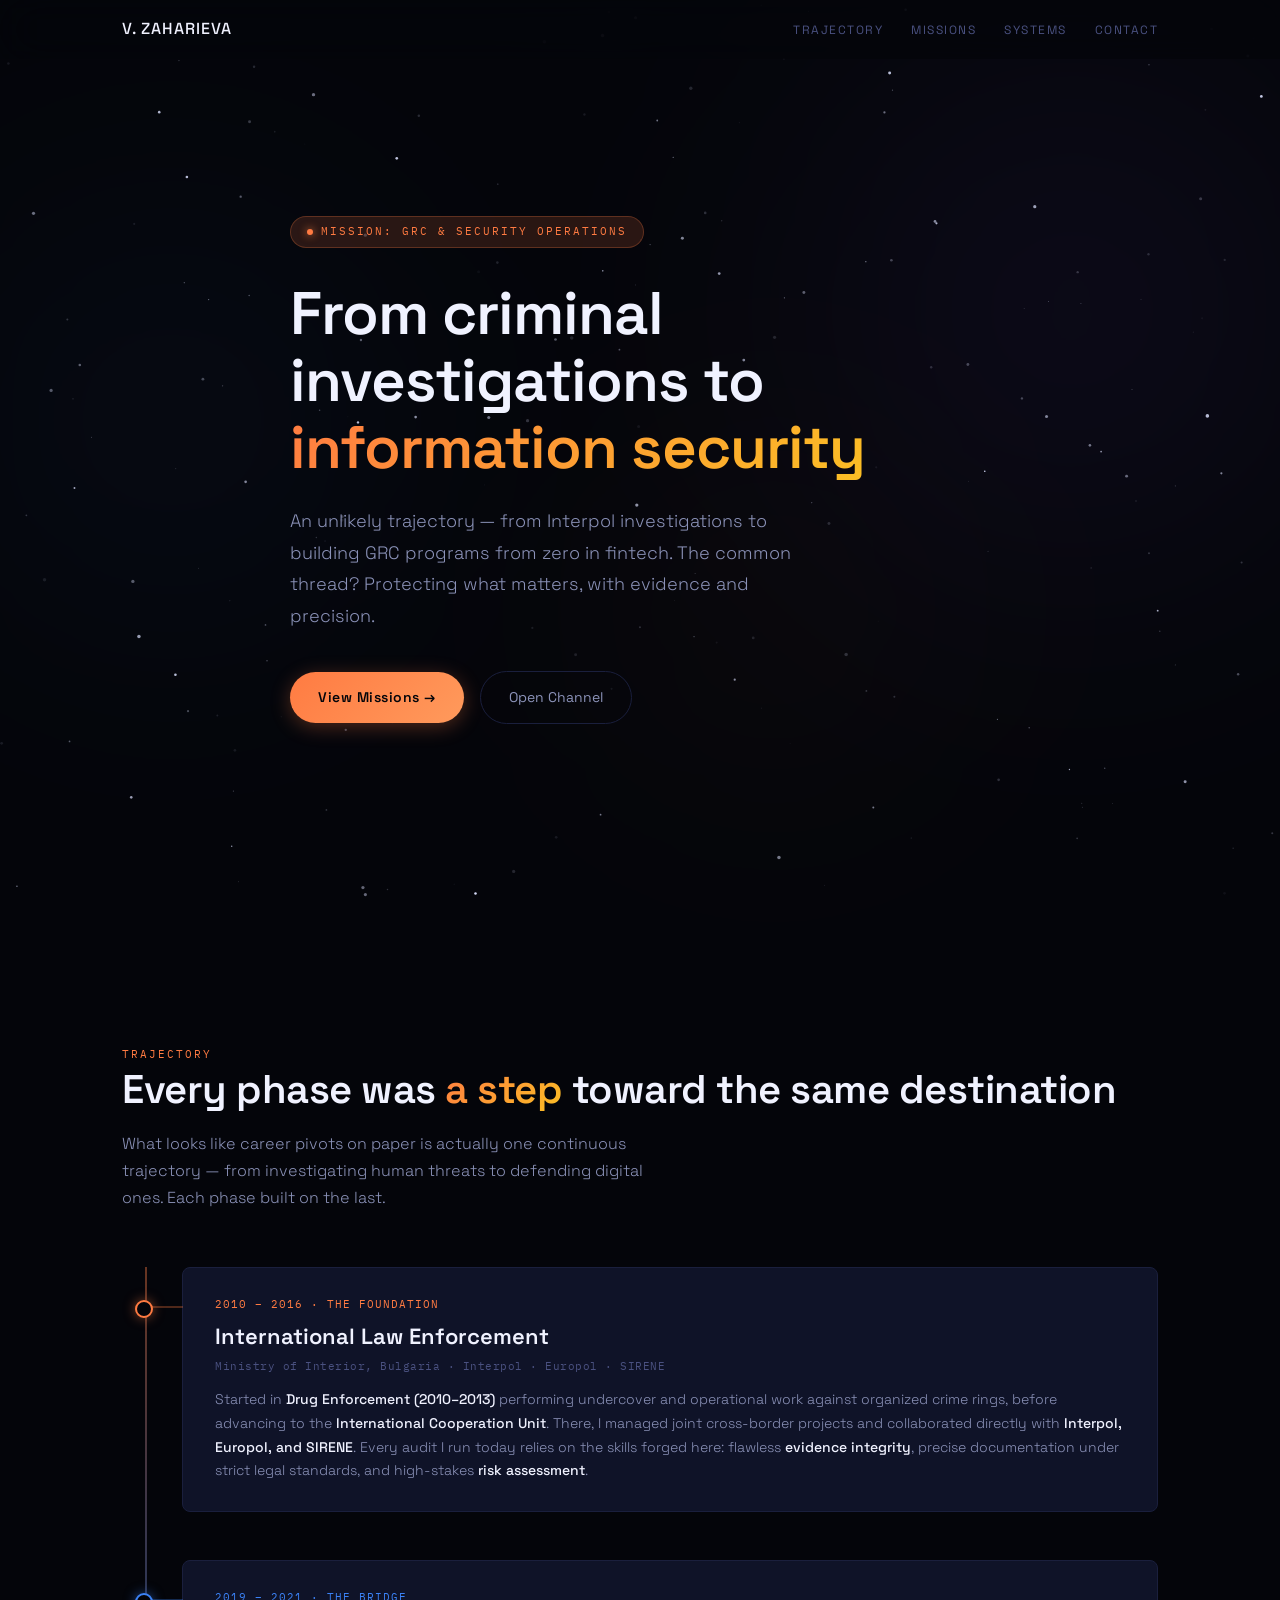
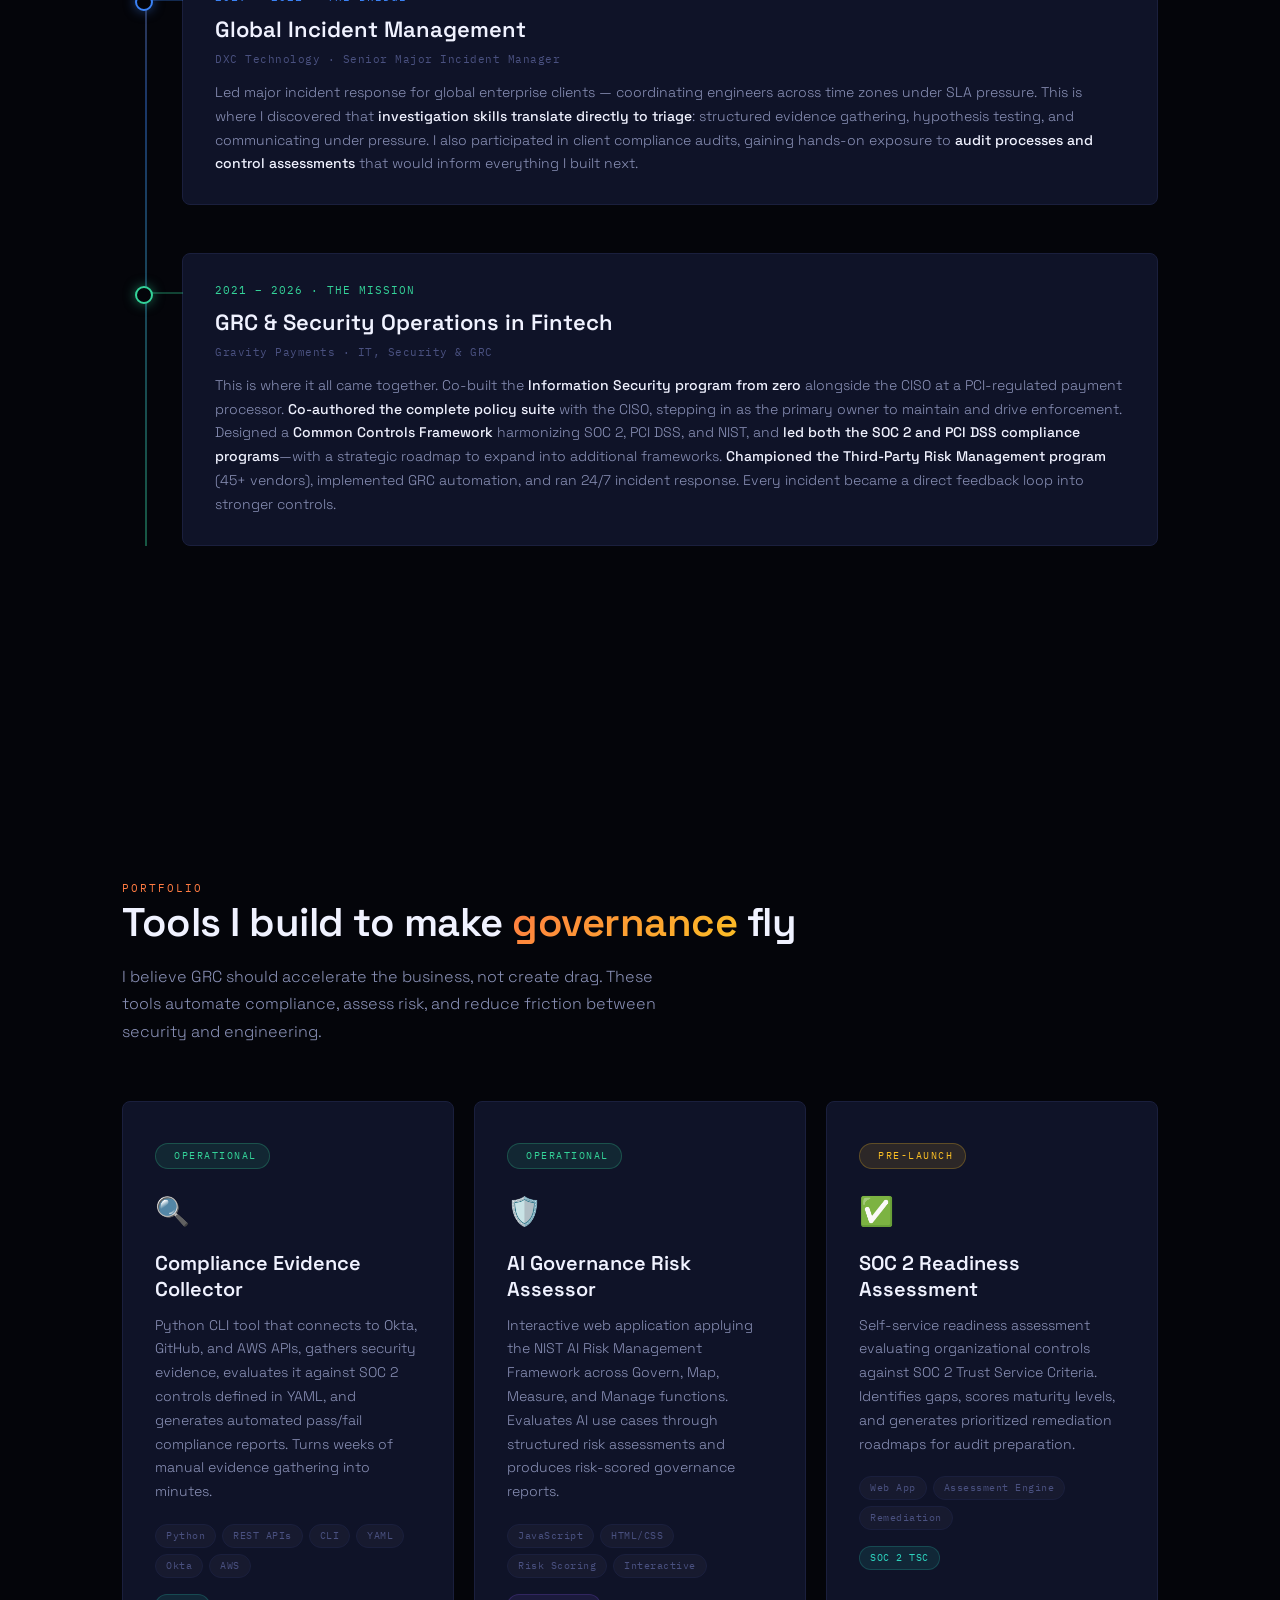
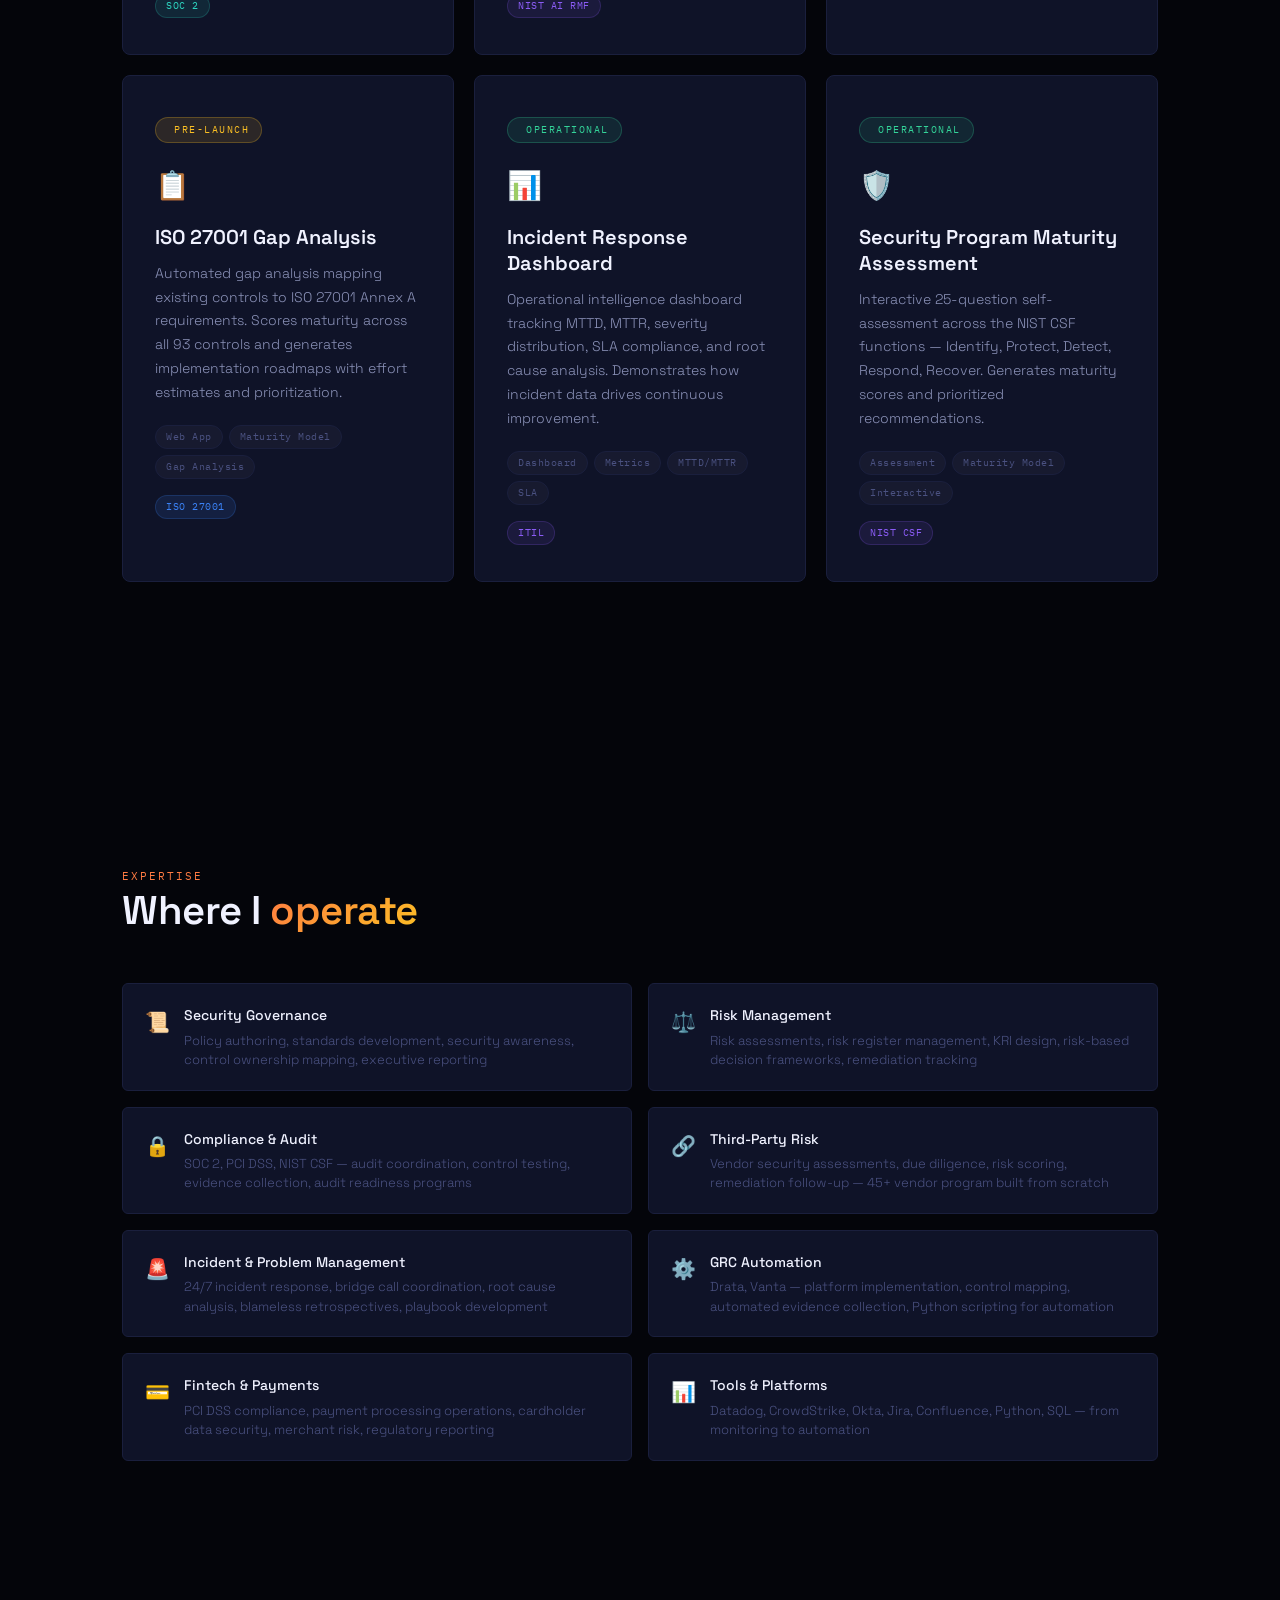
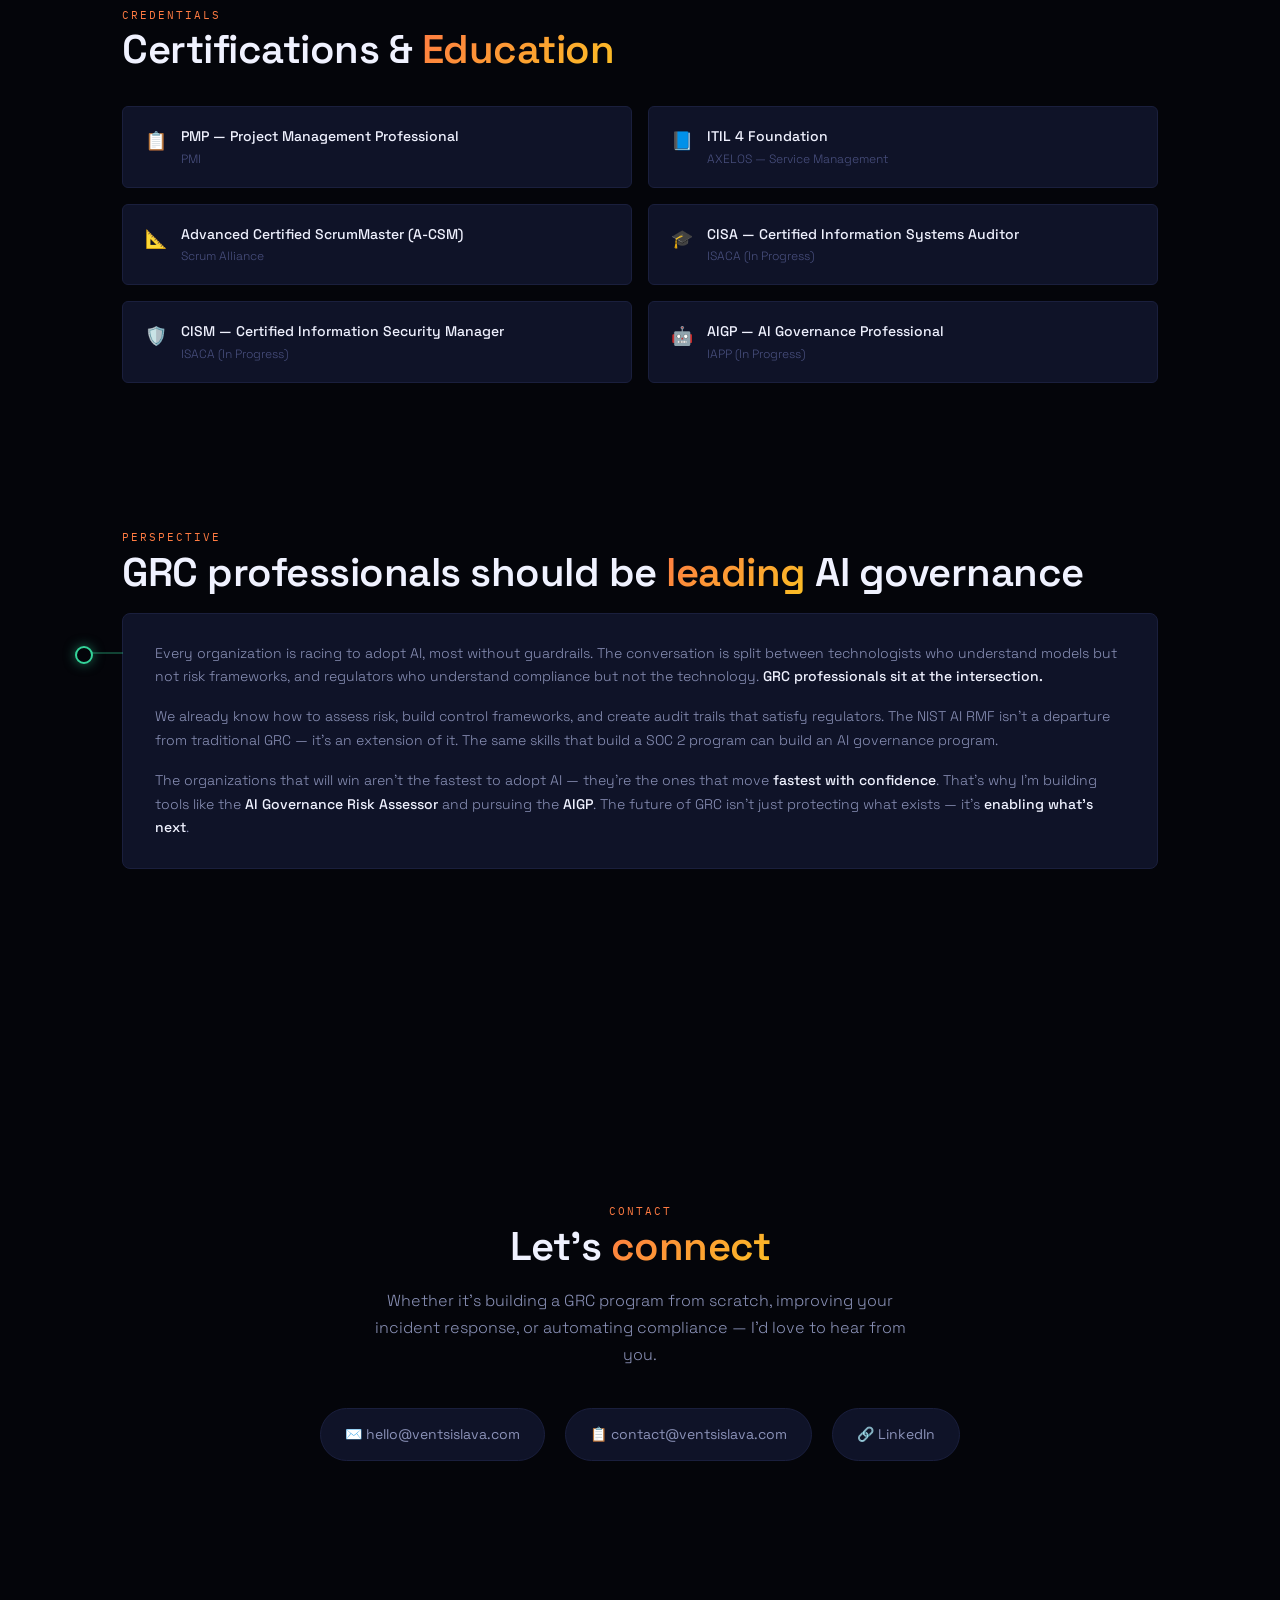
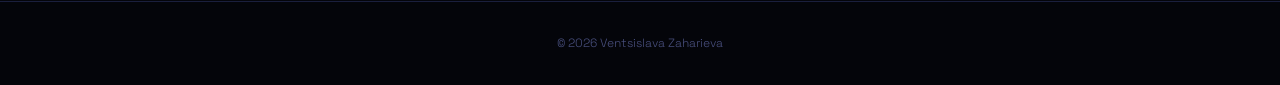
<file: index.html>
<!DOCTYPE html>
<html lang="en">

<head>
    <meta charset="UTF-8">
    <meta name="viewport" content="width=device-width, initial-scale=1.0">
    <title>Ventsislava Zaharieva — GRC & Security Operations</title>
    <meta name="description"
        content="Information Security GRC professional building governance, risk, and compliance programs that protect customer trust while enabling business growth. Portfolio of GRC automation tools.">
    <link rel="stylesheet" href="css/style.css">
</head>

<body>

    <!-- Star field canvas -->
    <canvas id="starfield"></canvas>

    <!-- Nebula ambient clouds -->
    <div class="nebula-cloud nebula-1"></div>
    <div class="nebula-cloud nebula-2"></div>
    <div class="nebula-cloud nebula-3"></div>

    <!-- Navigation -->
    <nav id="navbar">
        <div class="container">
            <a href="#" class="nav-logo">V. ZAHARIEVA</a>
            <div class="hamburger" id="hamburger">
                <span></span>
                <span></span>
                <span></span>
            </div>
            <ul class="nav-links" id="nav-links">
                <li><a href="#trajectory">Trajectory</a></li>
                <li><a href="#missions">Missions</a></li>
                <li><a href="#systems">Systems</a></li>
                <li><a href="#contact">Contact</a></li>
            </ul>
        </div>
    </nav>

    <!-- Hero -->
    <section class="hero">
        <div class="container">
            <div class="hero-content">
                <div class="mission-tag">
                    <span class="blink"></span>
                    Mission: GRC & Security Operations
                </div>
                <h1>From criminal investigations to <em>information security</em></h1>
                <p class="hero-sub">An unlikely trajectory — from Interpol investigations to building GRC programs from
                    zero in fintech. The common thread? Protecting what matters, with evidence and precision.</p>
                <div class="hero-cta">
                    <a href="#missions" class="btn-launch">View Missions →</a>
                    <a href="#contact" class="btn-orbit">Open Channel</a>
                </div>
            </div>
        </div>
    </section>

    <!-- Trajectory — Journey as a flight path -->
    <section class="trajectory" id="trajectory">
        <div class="container">
            <span class="section-label">Trajectory</span>
            <h2 class="section-title">Every phase was <em>a step</em> toward the same destination</h2>
            <p class="section-desc">What looks like career pivots on paper is actually one continuous trajectory — from
                investigating human threats to defending digital ones. Each phase built on the last.</p>

            <div class="flight-path">
                <!-- Waypoint 1: Launch -->
                <div class="waypoint waypoint-launch fade-up stagger-1">
                    <div class="waypoint-era">2010 – 2016 · THE FOUNDATION</div>
                    <h3 class="waypoint-title">International Law Enforcement</h3>
                    <div class="waypoint-subtitle">Ministry of Interior, Bulgaria · Interpol · Europol · SIRENE</div>
                    <p class="waypoint-text">Started in <strong>Drug Enforcement (2010–2013)</strong> performing
                        undercover and operational work against organized crime rings, before advancing to the
                        <strong>International Cooperation Unit</strong>. There, I managed joint cross-border projects
                        and collaborated directly with <strong>Interpol, Europol, and SIRENE</strong>. Every audit I run
                        today relies on the skills forged here: flawless <strong>evidence integrity</strong>, precise
                        documentation under strict legal standards, and high-stakes <strong>risk assessment</strong>.
                    </p>
                </div>

                <!-- Waypoint 2: Orbit -->
                <div class="waypoint waypoint-orbit fade-up stagger-2">
                    <div class="waypoint-era">2019 – 2021 · THE BRIDGE</div>
                    <h3 class="waypoint-title">Global Incident Management</h3>
                    <div class="waypoint-subtitle">DXC Technology · Senior Major Incident Manager</div>
                    <p class="waypoint-text">Led major incident response for global enterprise clients — coordinating
                        engineers across time zones under SLA pressure. This is where I discovered that
                        <strong>investigation skills translate directly to triage</strong>: structured evidence
                        gathering, hypothesis testing, and communicating under pressure. I also participated in client
                        compliance audits, gaining hands-on exposure to <strong>audit processes and control
                            assessments</strong> that would inform everything I built next.
                    </p>
                </div>

                <!-- Waypoint 3: Station -->
                <div class="waypoint waypoint-station fade-up stagger-3">
                    <div class="waypoint-era">2021 – 2026 · THE MISSION</div>
                    <h3 class="waypoint-title">GRC & Security Operations in Fintech</h3>
                    <div class="waypoint-subtitle">Gravity Payments · IT, Security & GRC</div>
                    <p class="waypoint-text">This is where it all came together. Co-built the <strong>Information
                            Security program from zero</strong> alongside the CISO at a PCI-regulated payment processor.
                        <strong>Co-authored the complete policy suite</strong> with the CISO, stepping in as the primary
                        owner to maintain and drive enforcement. Designed a <strong>Common Controls Framework</strong>
                        harmonizing SOC 2, PCI DSS, and NIST, and <strong>led both the SOC 2 and PCI DSS compliance
                            programs</strong>—with a strategic roadmap to expand into additional frameworks.
                        <strong>Championed the Third-Party Risk Management program</strong> (45+ vendors), implemented
                        GRC automation, and ran 24/7 incident response. Every incident became a direct feedback loop
                        into stronger controls.
                    </p>
                </div>
            </div>
        </div>
    </section>

    <!-- Mission Deck — Portfolio Projects -->
    <section class="mission-deck" id="missions">
        <div class="container">
            <span class="section-label">Portfolio</span>
            <h2 class="section-title">Tools I build to make <em>governance</em> fly</h2>
            <p class="section-desc">I believe GRC should accelerate the business, not create drag. These tools automate
                compliance, assess risk, and reduce friction between security and engineering.</p>

            <div class="mission-grid">
                <!-- Mission 1: Evidence Collector -->
                <div class="mission-card fade-up stagger-1">
                    <div class="mission-status status-operational">
                        <span class="blink"></span> Operational
                    </div>
                    <div class="mission-icon">🔍</div>
                    <h3 class="mission-name"><a href="tools/compliance-evidence-collector.html"
                            style="color: inherit; text-decoration: none;">Compliance Evidence Collector</a></h3>
                    <p class="mission-brief">Python CLI tool that connects to Okta, GitHub, and AWS APIs, gathers
                        security evidence, evaluates it against SOC 2 controls defined in YAML, and generates automated
                        pass/fail compliance reports. Turns weeks of manual evidence gathering into minutes.</p>
                    <div class="mission-tags">
                        <span class="mtag">Python</span>
                        <span class="mtag">REST APIs</span>
                        <span class="mtag">CLI</span>
                        <span class="mtag">YAML</span>
                        <span class="mtag">Okta</span>
                        <span class="mtag">AWS</span>
                    </div>
                    <div class="mission-frameworks">
                        <span class="fw fw-soc2">SOC 2</span>
                    </div>
                </div>

                <!-- Mission 2: AI Risk Assessor -->
                <div class="mission-card fade-up stagger-2">
                    <div class="mission-status status-operational">
                        <span class="blink"></span> Operational
                    </div>
                    <div class="mission-icon">🛡️</div>
                    <h3 class="mission-name"><a href="tools/ai-governance-assessor.html"
                            style="color: inherit; text-decoration: none;">AI Governance Risk Assessor</a></h3>
                    <p class="mission-brief">Interactive web application applying the NIST AI Risk Management Framework
                        across Govern, Map, Measure, and Manage functions. Evaluates AI use cases through structured
                        risk assessments and produces risk-scored governance reports.</p>
                    <div class="mission-tags">
                        <span class="mtag">JavaScript</span>
                        <span class="mtag">HTML/CSS</span>
                        <span class="mtag">Risk Scoring</span>
                        <span class="mtag">Interactive</span>
                    </div>
                    <div class="mission-frameworks">
                        <span class="fw fw-nist">NIST AI RMF</span>
                    </div>
                </div>

                <!-- Mission 3: SOC 2 Readiness -->
                <div class="mission-card fade-up stagger-3">
                    <div class="mission-status status-pre-launch">
                        <span class="blink"></span> Pre-Launch
                    </div>
                    <div class="mission-icon">✅</div>
                    <h3 class="mission-name">SOC 2 Readiness Assessment</h3>
                    <p class="mission-brief">Self-service readiness assessment evaluating organizational controls
                        against SOC 2 Trust Service Criteria. Identifies gaps, scores maturity levels, and generates
                        prioritized remediation roadmaps for audit preparation.</p>
                    <div class="mission-tags">
                        <span class="mtag">Web App</span>
                        <span class="mtag">Assessment Engine</span>
                        <span class="mtag">Remediation</span>
                    </div>
                    <div class="mission-frameworks">
                        <span class="fw fw-soc2">SOC 2 TSC</span>
                    </div>
                </div>

                <!-- Mission 4: ISO 27001 -->
                <div class="mission-card fade-up stagger-4">
                    <div class="mission-status status-pre-launch">
                        <span class="blink"></span> Pre-Launch
                    </div>
                    <div class="mission-icon">📋</div>
                    <h3 class="mission-name">ISO 27001 Gap Analysis</h3>
                    <p class="mission-brief">Automated gap analysis mapping existing controls to ISO 27001 Annex A
                        requirements. Scores maturity across all 93 controls and generates implementation roadmaps with
                        effort estimates and prioritization.</p>
                    <div class="mission-tags">
                        <span class="mtag">Web App</span>
                        <span class="mtag">Maturity Model</span>
                        <span class="mtag">Gap Analysis</span>
                    </div>
                    <div class="mission-frameworks">
                        <span class="fw fw-iso">ISO 27001</span>
                    </div>
                </div>

                <!-- Mission 5: Incident Response Dashboard -->
                <div class="mission-card fade-up stagger-1">
                    <div class="mission-status status-operational">
                        <span class="blink"></span> Operational
                    </div>
                    <div class="mission-icon">📊</div>
                    <h3 class="mission-name"><a href="tools/incident-dashboard.html"
                            style="color: inherit; text-decoration: none;">Incident Response Dashboard</a></h3>
                    <p class="mission-brief">Operational intelligence dashboard tracking MTTD, MTTR, severity
                        distribution, SLA compliance, and root cause analysis. Demonstrates how incident data drives
                        continuous improvement.</p>
                    <div class="mission-tags">
                        <span class="mtag">Dashboard</span>
                        <span class="mtag">Metrics</span>
                        <span class="mtag">MTTD/MTTR</span>
                        <span class="mtag">SLA</span>
                    </div>
                    <div class="mission-frameworks">
                        <span class="fw fw-nist">ITIL</span>
                    </div>
                </div>

                <!-- Mission 6: Security Program Assessment -->
                <div class="mission-card fade-up stagger-2">
                    <div class="mission-status status-operational">
                        <span class="blink"></span> Operational
                    </div>
                    <div class="mission-icon">🛡️</div>
                    <h3 class="mission-name"><a href="tools/security-program-assessment.html"
                            style="color: inherit; text-decoration: none;">Security Program Maturity Assessment</a></h3>
                    <p class="mission-brief">Interactive 25-question self-assessment across the NIST CSF functions —
                        Identify, Protect, Detect, Respond, Recover. Generates maturity scores and prioritized
                        recommendations.</p>
                    <div class="mission-tags">
                        <span class="mtag">Assessment</span>
                        <span class="mtag">Maturity Model</span>
                        <span class="mtag">Interactive</span>
                    </div>
                    <div class="mission-frameworks">
                        <span class="fw fw-nist">NIST CSF</span>
                    </div>
                </div>
            </div>
        </div>
    </section>

    <!-- Systems — Expertise -->
    <section class="systems" id="systems">
        <div class="container">
            <span class="section-label">Expertise</span>
            <h2 class="section-title">Where I <em>operate</em></h2>

            <div class="systems-grid">
                <div class="system-item fade-up">
                    <div class="system-icon">📜</div>
                    <div>
                        <div class="system-name">Security Governance</div>
                        <div class="system-detail">Policy authoring, standards development, security awareness, control
                            ownership mapping, executive reporting</div>
                    </div>
                </div>
                <div class="system-item fade-up">
                    <div class="system-icon">⚖️</div>
                    <div>
                        <div class="system-name">Risk Management</div>
                        <div class="system-detail">Risk assessments, risk register management, KRI design, risk-based
                            decision frameworks, remediation tracking</div>
                    </div>
                </div>
                <div class="system-item fade-up">
                    <div class="system-icon">🔒</div>
                    <div>
                        <div class="system-name">Compliance & Audit</div>
                        <div class="system-detail">SOC 2, PCI DSS, NIST CSF — audit coordination, control testing,
                            evidence collection, audit readiness programs</div>
                    </div>
                </div>
                <div class="system-item fade-up">
                    <div class="system-icon">🔗</div>
                    <div>
                        <div class="system-name">Third-Party Risk</div>
                        <div class="system-detail">Vendor security assessments, due diligence, risk scoring, remediation
                            follow-up — 45+ vendor program built from scratch</div>
                    </div>
                </div>
                <div class="system-item fade-up">
                    <div class="system-icon">🚨</div>
                    <div>
                        <div class="system-name">Incident & Problem Management</div>
                        <div class="system-detail">24/7 incident response, bridge call coordination, root cause
                            analysis, blameless retrospectives, playbook development</div>
                    </div>
                </div>
                <div class="system-item fade-up">
                    <div class="system-icon">⚙️</div>
                    <div>
                        <div class="system-name">GRC Automation</div>
                        <div class="system-detail">Drata, Vanta — platform implementation, control mapping, automated
                            evidence collection, Python scripting for automation</div>
                    </div>
                </div>
                <div class="system-item fade-up">
                    <div class="system-icon">💳</div>
                    <div>
                        <div class="system-name">Fintech & Payments</div>
                        <div class="system-detail">PCI DSS compliance, payment processing operations, cardholder data
                            security, merchant risk, regulatory reporting</div>
                    </div>
                </div>
                <div class="system-item fade-up">
                    <div class="system-icon">📊</div>
                    <div>
                        <div class="system-name">Tools & Platforms</div>
                        <div class="system-detail">Datadog, CrowdStrike, Okta, Jira, Confluence, Python, SQL — from
                            monitoring to automation</div>
                    </div>
                </div>
            </div>
        </div>
    </section>

    <!-- Credentials -->
    <section class="credentials" id="credentials">
        <div class="container">
            <span class="section-label">Credentials</span>
            <h2 class="section-title">Certifications & <em>Education</em></h2>

            <div class="cred-grid">
                <div class="cred-item fade-up">
                    <div class="cred-icon">📋</div>
                    <div>
                        <div class="cred-name">PMP — Project Management Professional</div>
                        <div class="cred-org">PMI</div>
                    </div>
                </div>
                <div class="cred-item fade-up">
                    <div class="cred-icon">📘</div>
                    <div>
                        <div class="cred-name">ITIL 4 Foundation</div>
                        <div class="cred-org">AXELOS — Service Management</div>
                    </div>
                </div>
                <div class="cred-item fade-up">
                    <div class="cred-icon">📐</div>
                    <div>
                        <div class="cred-name">Advanced Certified ScrumMaster (A-CSM)</div>
                        <div class="cred-org">Scrum Alliance</div>
                    </div>
                </div>
                <div class="cred-item fade-up">
                    <div class="cred-icon">🎓</div>
                    <div>
                        <div class="cred-name">CISA — Certified Information Systems Auditor</div>
                        <div class="cred-org">ISACA (In Progress)</div>
                    </div>
                </div>
                <div class="cred-item fade-up">
                    <div class="cred-icon">🛡️</div>
                    <div>
                        <div class="cred-name">CISM — Certified Information Security Manager</div>
                        <div class="cred-org">ISACA (In Progress)</div>
                    </div>
                </div>
                <div class="cred-item fade-up">
                    <div class="cred-icon">🤖</div>
                    <div>
                        <div class="cred-name">AIGP — AI Governance Professional</div>
                        <div class="cred-org">IAPP (In Progress)</div>
                    </div>
                </div>
            </div>
        </div>
    </section>

    <!-- Think Piece — AI Governance -->
    <section class="systems" id="perspective" style="padding-top: 0;">
        <div class="container">
            <span class="section-label">Perspective</span>
            <h2 class="section-title">GRC professionals should be <em>leading</em> AI governance</h2>

            <div class="waypoint waypoint-station fade-up" style="margin-left: 0;">
                <p class="waypoint-text" style="margin-bottom: 16px;">Every organization is racing to adopt AI, most
                    without guardrails. The conversation is split between technologists who understand models but not
                    risk frameworks, and regulators who understand compliance but not the technology. <strong>GRC
                        professionals sit at the intersection.</strong></p>

                <p class="waypoint-text" style="margin-bottom: 16px;">We already know how to assess risk, build control
                    frameworks, and create audit trails that satisfy regulators. The NIST AI RMF isn't a departure from
                    traditional GRC — it's an extension of it. The same skills that build a SOC 2 program can build an
                    AI governance program.</p>

                <p class="waypoint-text">The organizations that will win aren't the fastest to adopt AI — they're the
                    ones that move <strong>fastest with confidence</strong>. That's why I'm building tools like the
                    <strong>AI Governance Risk Assessor</strong> and pursuing the <strong>AIGP</strong>. The future of
                    GRC isn't just protecting what exists — it's <strong>enabling what's next</strong>.
                </p>
            </div>
        </div>
    </section>

    <!-- Contact / Transmission -->
    <section class="transmission" id="contact">
        <div class="container">
            <span class="section-label">Contact</span>
            <h2 class="section-title">Let's <em>connect</em></h2>
            <p class="section-desc" style="margin: 0 auto;">Whether it's building a GRC program from scratch, improving
                your incident response, or automating compliance — I'd love to hear from you.</p>

            <div class="transmission-links">
                <a href="mailto:hello@ventsislava.com" class="tx-link">
                    ✉️ hello@ventsislava.com
                </a>
                <a href="mailto:contact@ventsislava.com" class="tx-link">
                    📋 contact@ventsislava.com
                </a>
                <a href="https://linkedin.com" class="tx-link" target="_blank">
                    🔗 LinkedIn
                </a>
            </div>
        </div>
    </section>

    <!-- Footer -->
    <footer>
        <div class="container">
            <p class="footer-text">© 2026 Ventsislava Zaharieva</p>
        </div>
    </footer>

    <script src="js/main.js"></script>
</body>

</html>
</file>
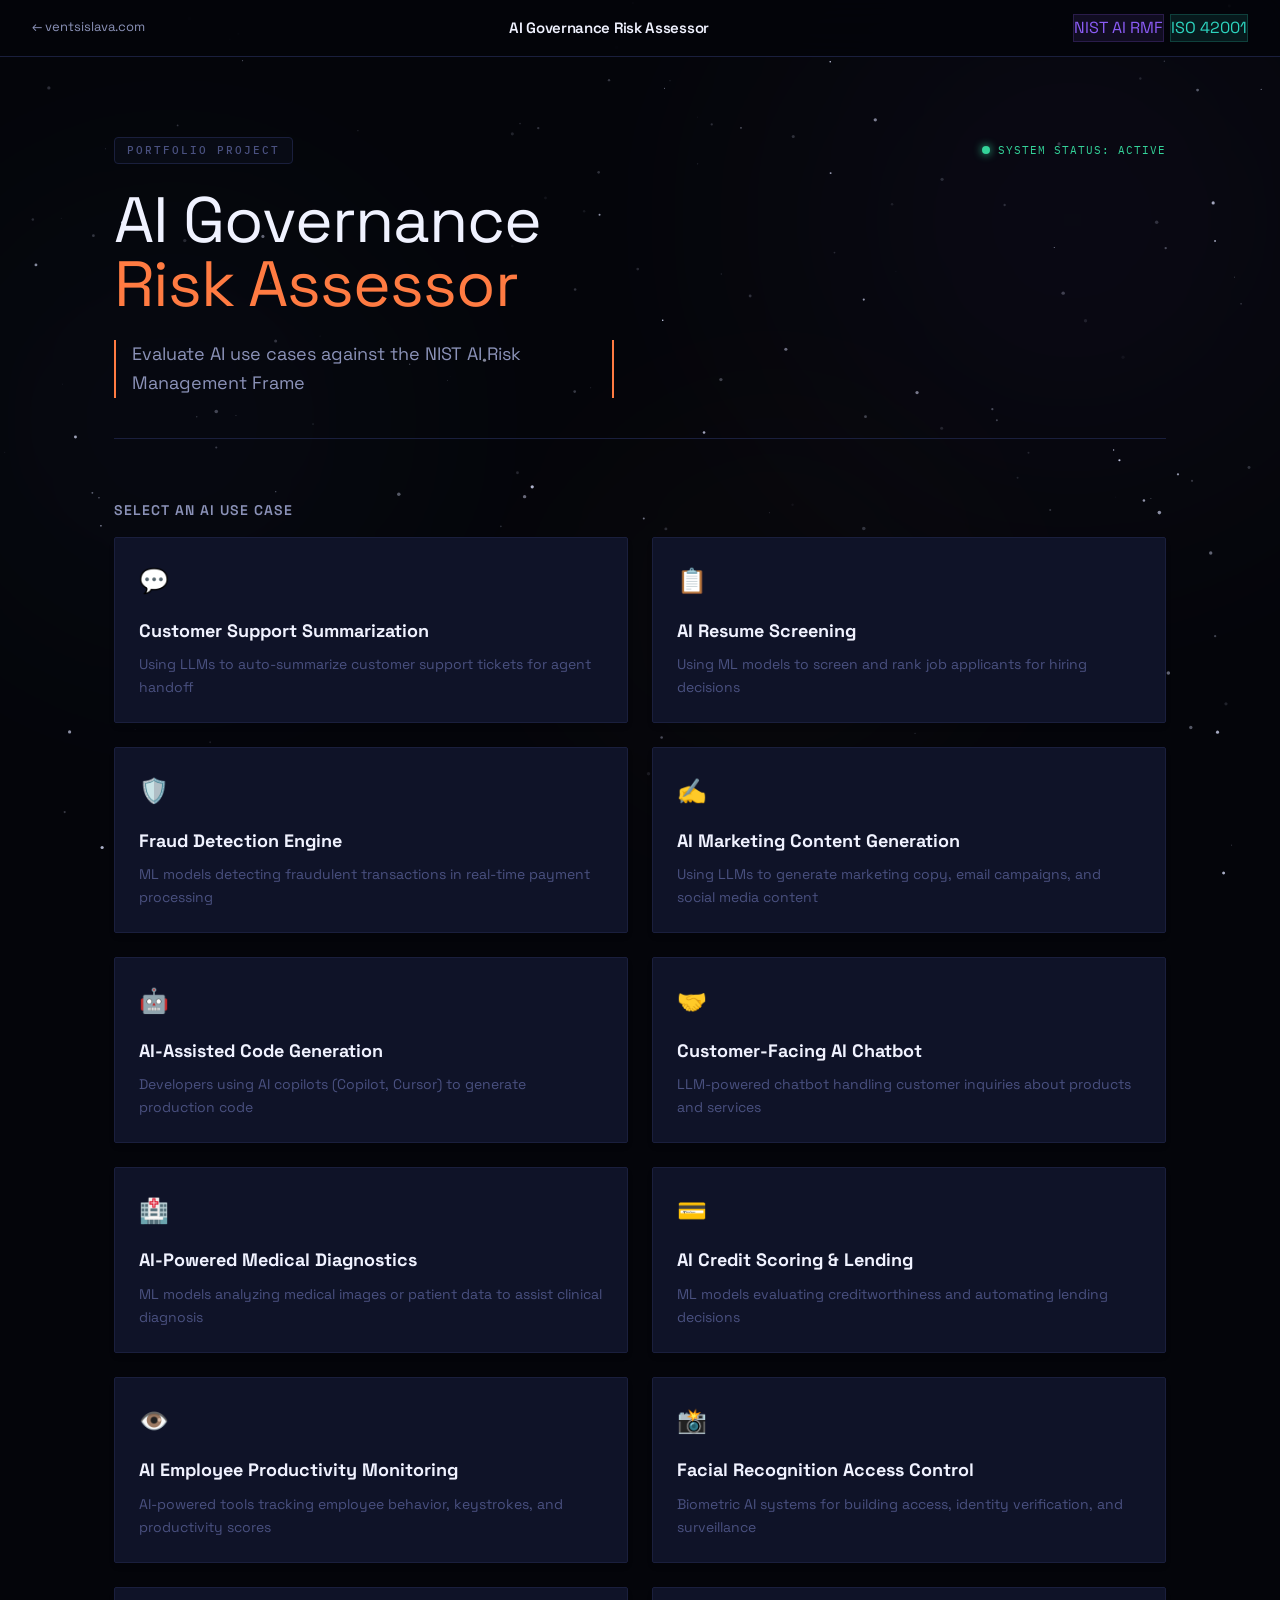
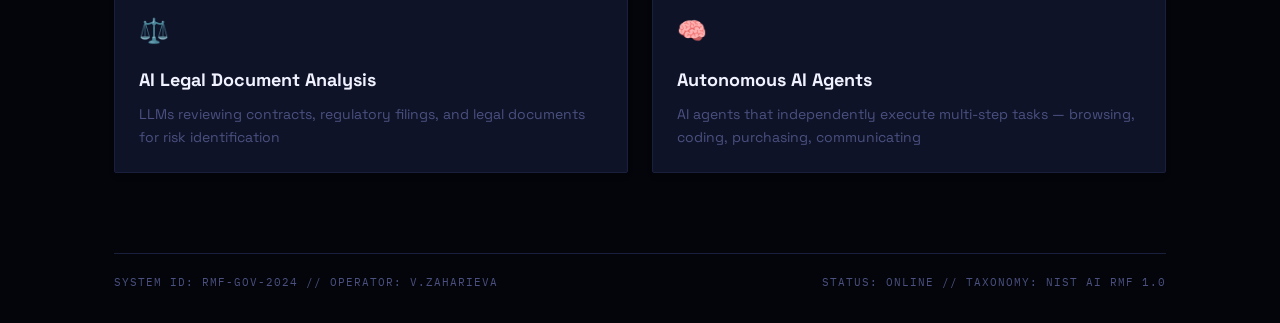
<file: tools/ai-governance-assessor.html>
<!DOCTYPE html>
<html lang="en">

<head>
    <meta charset="UTF-8">
    <meta name="viewport" content="width=device-width, initial-scale=1.0">
    <title>AI Governance Risk Assessor — V. Zaharieva</title>
    <link rel="preconnect" href="https://fonts.googleapis.com">
    <link rel="preconnect" href="https://fonts.gstatic.com" crossorigin>
    <link
        href="https://fonts.googleapis.com/css2?family=Space+Grotesk:wght@300;400;500;600;700&family=IBM+Plex+Mono:wght@400;500;600&display=swap"
        rel="stylesheet">
    <style>
        :root {
            /* Space Theme Palette — matching ventsislava.com */
            --bg-primary: #04050a;
            --bg-secondary: #080b15;
            --bg-card: #0f1328;
            --bg-card-hover: #141838;
            --border: #1a1f3d;

            --text-primary: #f0f2ff;
            --text-secondary: #8b92b8;
            --text-muted: #4a5180;

            /* Status Colors */
            --accent: #ff7b42;
            --accent-glow: rgba(255, 123, 66, 0.12);
            --accent-secondary: #2dd4bf;

            /* Functional Colors */
            --critical: #fb7185;
            --critical-bg: rgba(251, 113, 133, 0.08);
            --high: #ff7b42;
            --high-bg: rgba(255, 123, 66, 0.08);
            --medium: #fbbf24;
            --medium-bg: rgba(251, 191, 36, 0.08);
            --low: #34d399;
            --low-bg: rgba(52, 211, 153, 0.08);

            /* NIST Categories */
            --govern: #8b5cf6;
            --map: #2dd4bf;
            --measure: #fbbf24;
            --manage: #34d399;

            --neon-glow: 0 0 10px rgba(255, 123, 66, 0.3);
        }

        * {
            margin: 0;
            padding: 0;
            box-sizing: border-box;
        }

        body {
            font-family: 'Space Grotesk', sans-serif;
            background: var(--bg-primary);
            color: var(--text-primary);
            line-height: 1.6;
            min-height: 100vh;
            overflow-x: hidden;
        }

        /* ===== NEBULA CLOUDS AND STARFIELD ===== */
        .nebula-cloud {
            position: fixed;
            border-radius: 50%;
            filter: blur(80px);
            pointer-events: none;
            z-index: 0;
            mix-blend-mode: screen;
            animation: drift 20s ease-in-out infinite;
            opacity: 0.6;
        }

        .nebula-1 {
            width: 800px;
            height: 800px;
            background: radial-gradient(circle, rgba(139, 92, 246, 0.08) 0%, transparent 70%);
            top: -20%;
            right: -15%;
            animation-duration: 25s;
        }

        .nebula-2 {
            width: 600px;
            height: 600px;
            background: radial-gradient(circle, rgba(59, 130, 246, 0.06) 0%, transparent 70%);
            bottom: 20%;
            left: -10%;
            animation-delay: -10s;
            animation-duration: 35s;
        }

        .nebula-3 {
            width: 500px;
            height: 500px;
            background: radial-gradient(circle, rgba(255, 123, 66, 0.04) 0%, transparent 70%);
            top: 40%;
            right: 20%;
            animation-delay: -18s;
            animation-duration: 28s;
        }

        @keyframes drift {

            0%,
            100% {
                transform: translate(0, 0) scale(1);
            }

            33% {
                transform: translate(40px, -30px) scale(1.05);
            }

            66% {
                transform: translate(-20px, 40px) scale(0.95);
            }
        }

        #starfield {
            position: fixed;
            top: 0;
            left: 0;
            width: 100%;
            height: 100%;
            z-index: 0;
            pointer-events: none;
        }

        .container {
            max-width: 1100px;
            margin: 0 auto;
            padding: 40px 24px;
            position: relative;
            z-index: 1;
        }

        /* ===== MISSION CONTROL: Header ===== */
        .header {
            text-align: left;
            margin-bottom: 60px;
            padding: 40px 0;
            border-bottom: 1px solid var(--border);
            position: relative;
            display: flex;
            flex-direction: column;
            gap: 24px;
        }

        .header-top {
            display: flex;
            justify-content: space-between;
            align-items: center;
            width: 100%;
        }

        .system-status {
            display: flex;
            align-items: center;
            gap: 8px;
            font-family: 'IBM Plex Mono', monospace;
            font-size: 11px;
            color: var(--low);
            letter-spacing: 1px;
            text-transform: uppercase;
        }

        .status-dot {
            width: 8px;
            height: 8px;
            background-color: var(--low);
            border-radius: 50%;
            box-shadow: 0 0 8px var(--low);
            animation: pulse-dot 2s infinite;
        }

        @keyframes pulse-dot {

            0%,
            100% {
                opacity: 1;
            }

            50% {
                opacity: 0.4;
            }
        }

        .header h1 {
            font-family: 'Space Grotesk', sans-serif;
            font-size: 64px;
            font-weight: 400;
            line-height: 1;
            color: var(--text-primary);
            margin: 0;
            letter-spacing: -1px;
        }

        .header h1 span {
            color: var(--accent);
        }

        .header p {
            font-family: 'Space Grotesk', sans-serif;
            font-size: 18px;
            color: var(--text-secondary);
            max-width: 500px;
            margin: 0;
            border-left: 2px solid var(--accent);
            padding-left: 16px;
        }

        .header-badge {
            display: inline-block;
            padding: 4px 12px;
            background: var(--bg-secondary);
            border: 1px solid var(--border);
            border-radius: 4px;
            /* Utilitarian corners */
            font-size: 11px;
            font-weight: 500;
            color: var(--text-muted);
            text-transform: uppercase;
            letter-spacing: 2px;
            font-family: 'IBM Plex Mono', monospace;
        }



        /* Use Case Selector */
        .selector-section {
            margin-bottom: 40px;
        }

        .selector-label {
            font-size: 14px;
            font-weight: 600;
            color: var(--text-secondary);
            text-transform: uppercase;
            letter-spacing: 1px;
            margin-bottom: 16px;
        }

        /* ===== MISSION CONTROL: 3D Cards ===== */
        .use-case-grid {
            display: grid;
            grid-template-columns: repeat(auto-fill, minmax(340px, 1fr));
            gap: 24px;
            perspective: 1000px;
            /* Enable 3D space */
        }

        .use-case-card {
            background: var(--bg-card);
            border: 1px solid var(--border);
            border-radius: 2px;
            /* Industrial corners */
            padding: 24px;
            cursor: pointer;
            position: relative;
            overflow: hidden;
            transition: transform 0.1s ease-out, box-shadow 0.3s ease, border-color 0.3s ease;
            transform-style: preserve-3d;
            box-shadow: 0 4px 6px -1px rgba(0, 0, 0, 0.1), 0 2px 4px -1px rgba(0, 0, 0, 0.06);
        }

        /* Technical corner markers for cards */
        .use-case-card::before {
            content: '';
            position: absolute;
            top: 0;
            left: 0;
            width: 100%;
            height: 100%;
            border: 1px solid transparent;
            transition: all 0.3s ease;
            pointer-events: none;
        }

        .use-case-card::after {
            content: '';
            position: absolute;
            top: 0;
            left: 0;
            width: 4px;
            height: 0%;
            background: var(--accent);
            transition: height 0.3s ease;
        }

        .use-case-card:hover {
            background: var(--bg-card-hover);
            border-color: var(--border);
            box-shadow: 0 20px 25px -5px rgba(0, 0, 0, 0.1), 0 10px 10px -5px rgba(0, 0, 0, 0.04);
        }

        .use-case-card:hover::after {
            height: 100%;
        }

        /* 3D Transform Elements */
        .use-case-card:hover h3 {
            transform: translateZ(20px);
            color: var(--accent);
        }

        .use-case-card:hover .use-case-icon {
            transform: translateZ(30px);
            color: var(--accent);
        }

        .use-case-card:hover p {
            transform: translateZ(10px);
            color: var(--text-primary);
        }

        .use-case-card.active {
            border-color: var(--accent);
            background: var(--bg-card-hover);
        }

        .use-case-card.active::after {
            height: 100%;
            background: var(--accent);
        }

        .use-case-icon {
            font-size: 24px;
            margin-bottom: 16px;
            transition: all 0.3s ease;
            color: var(--text-muted);
            transform-style: preserve-3d;
        }

        .use-case-card h3 {
            font-family: 'Space Grotesk', sans-serif;
            font-size: 18px;
            font-weight: 700;
            margin-bottom: 8px;
            color: var(--text-primary);
            transition: all 0.3s ease;
            transform-style: preserve-3d;
        }

        .use-case-card p {
            font-size: 14px;
            color: var(--text-muted);
            line-height: 1.6;
            transition: all 0.3s ease;
            transform-style: preserve-3d;
        }

        /* Assessment Results */
        .assessment {
            display: none;
            animation: fadeIn 0.4s ease;
        }

        .assessment.visible {
            display: block;
        }

        @keyframes fadeIn {
            from {
                opacity: 0;
                transform: translateY(10px);
            }

            to {
                opacity: 1;
                transform: translateY(0);
            }
        }

        .assessment-header {
            display: flex;
            align-items: center;
            justify-content: space-between;
            margin-bottom: 24px;
            padding-bottom: 20px;
            border-bottom: 1px solid var(--border);
        }

        .assessment-title {
            font-size: 22px;
            font-weight: 700;
        }

        .overall-risk {
            display: flex;
            align-items: center;
            gap: 10px;
            padding: 10px 20px;
            border-radius: 10px;
            font-weight: 600;
            font-size: 14px;
        }

        .overall-risk.critical {
            background: var(--critical-bg);
            color: var(--critical);
            border: 1px solid rgba(239, 68, 68, 0.3);
        }

        .overall-risk.high {
            background: var(--high-bg);
            color: var(--high);
            border: 1px solid rgba(249, 115, 22, 0.3);
        }

        .overall-risk.medium {
            background: var(--medium-bg);
            color: var(--medium);
            border: 1px solid rgba(234, 179, 8, 0.3);
        }

        .risk-dot {
            width: 10px;
            height: 10px;
            border-radius: 50%;
            animation: pulse 2s infinite;
        }

        .risk-dot.critical {
            background: var(--critical);
        }

        .risk-dot.high {
            background: var(--high);
        }

        .risk-dot.medium {
            background: var(--medium);
        }

        @keyframes pulse {

            0%,
            100% {
                opacity: 1;
            }

            50% {
                opacity: 0.5;
            }
        }

        /* NIST Function Tabs */
        .nist-tabs {
            display: flex;
            gap: 8px;
            margin-bottom: 24px;
            flex-wrap: wrap;
        }

        .nist-tab {
            padding: 10px 20px;
            border-radius: 8px;
            font-size: 13px;
            font-weight: 600;
            cursor: pointer;
            border: 1px solid var(--border);
            background: var(--bg-secondary);
            color: var(--text-secondary);
            transition: all 0.2s ease;
            display: flex;
            align-items: center;
            gap: 8px;
        }

        .nist-tab:hover {
            border-color: var(--text-muted);
        }

        .nist-tab.active-govern {
            background: rgba(139, 92, 246, 0.15);
            border-color: var(--govern);
            color: var(--govern);
        }

        .nist-tab.active-map {
            background: rgba(6, 182, 212, 0.15);
            border-color: var(--map);
            color: var(--map);
        }

        .nist-tab.active-measure {
            background: rgba(245, 158, 11, 0.15);
            border-color: var(--measure);
            color: var(--measure);
        }

        .nist-tab.active-manage {
            background: rgba(16, 185, 129, 0.15);
            border-color: var(--manage);
            color: var(--manage);
        }

        .tab-count {
            background: rgba(255, 255, 255, 0.15);
            padding: 2px 8px;
            border-radius: 10px;
            font-size: 11px;
        }

        /* Risk Cards */
        .risk-panel {
            display: none;
        }

        .risk-panel.visible {
            display: block;
        }

        .risk-card {
            background: var(--bg-card);
            border: 1px solid var(--border);
            border-radius: 12px;
            padding: 24px;
            margin-bottom: 12px;
            transition: all 0.2s ease;
        }

        .risk-card:hover {
            border-color: var(--text-muted);
            box-shadow: 0 4px 15px rgba(0, 0, 0, 0.2);
        }

        .risk-card-header {
            display: flex;
            align-items: center;
            justify-content: space-between;
            margin-bottom: 12px;
        }

        .risk-card-title {
            font-size: 16px;
            font-weight: 600;
            display: flex;
            align-items: center;
            gap: 10px;
        }

        .severity-badge {
            font-size: 10px;
            font-weight: 700;
            padding: 4px 12px;
            border-radius: 100px;
            /* Pill shape */
            text-transform: uppercase;
            letter-spacing: 1px;
            font-family: 'IBM Plex Mono', monospace;
            position: relative;
            overflow: hidden;
        }

        .severity-badge::before {
            content: '';
            display: inline-block;
            width: 6px;
            height: 6px;
            border-radius: 50%;
            margin-right: 6px;
            background: currentColor;
            vertical-align: middle;
            margin-top: -2px;
        }

        .severity-badge.critical {
            background: rgba(239, 68, 68, 0.15);
            color: var(--critical);
            border: 1px solid rgba(239, 68, 68, 0.4);
            box-shadow: 0 0 10px rgba(239, 68, 68, 0.2);
            animation: pulse-badge 2s infinite;
        }

        @keyframes pulse-badge {

            0%,
            100% {
                box-shadow: 0 0 10px rgba(239, 68, 68, 0.2);
                opacity: 1;
            }

            50% {
                box-shadow: 0 0 20px rgba(239, 68, 68, 0.4);
                opacity: 0.9;
            }
        }

        .severity-badge.high {
            background: rgba(249, 115, 22, 0.15);
            color: var(--high);
            border: 1px solid rgba(249, 115, 22, 0.4);
        }

        .severity-badge.medium {
            background: rgba(234, 179, 8, 0.15);
            color: var(--medium);
            border: 1px solid rgba(234, 179, 8, 0.4);
        }

        .severity-badge.low {
            background: rgba(16, 185, 129, 0.15);
            color: var(--low);
            border: 1px solid rgba(16, 185, 129, 0.4);
        }

        .risk-description {
            font-size: 14px;
            color: var(--text-secondary);
            margin-bottom: 16px;
            line-height: 1.7;
        }

        .controls-section {
            background: rgba(0, 0, 0, 0.2);
            border-radius: 8px;
            padding: 16px;
            margin-bottom: 12px;
        }

        .controls-label {
            font-size: 11px;
            font-weight: 700;
            color: var(--text-muted);
            text-transform: uppercase;
            letter-spacing: 1px;
            margin-bottom: 8px;
        }

        .controls-list {
            list-style: none;
            padding: 0;
        }

        .controls-list li {
            font-size: 13px;
            color: var(--text-secondary);
            padding: 4px 0;
            padding-left: 16px;
            position: relative;
        }

        .controls-list li::before {
            content: '→';
            position: absolute;
            left: 0;
            color: var(--accent);
        }

        .framework-tags {
            display: flex;
            flex-wrap: wrap;
            gap: 6px;
        }

        .framework-tag {
            font-size: 11px;
            padding: 4px 10px;
            border-radius: 2px;
            background: rgba(0, 0, 0, 0.3);
            color: var(--accent-secondary);
            border: 1px solid rgba(45, 212, 191, 0.3);
            font-weight: 500;
            font-family: 'IBM Plex Mono', monospace;
            letter-spacing: 0.5px;
        }

        .framework-tag::before {
            content: '>_ ';
            opacity: 0.6;
            margin-right: 4px;
        }

        /* Summary Stats */
        .stats-bar {
            display: grid;
            grid-template-columns: repeat(4, 1fr);
            gap: 12px;
            margin-bottom: 24px;
        }

        .stat-card {
            background: var(--bg-card);
            border: 1px solid var(--border);
            border-radius: 10px;
            padding: 16px;
            text-align: center;
        }

        .stat-number {
            font-size: 28px;
            font-weight: 700;
            margin-bottom: 4px;
        }

        .stat-number.critical-num {
            color: var(--critical);
        }

        .stat-number.high-num {
            color: var(--high);
        }

        .stat-number.medium-num {
            color: var(--medium);
        }

        .stat-number.low-num {
            color: var(--low);
        }

        .stat-label {
            font-size: 11px;
            color: var(--text-muted);
            text-transform: uppercase;
            letter-spacing: 1px;
            font-weight: 600;
            font-family: 'JetBrains Mono', monospace;
        }

        /* Footer as Status Bar */
        .footer {
            margin-top: 80px;
            padding: 20px 0;
            border-top: 1px solid var(--border);
            display: flex;
            justify-content: space-between;
            align-items: center;
            color: var(--text-muted);
            font-family: 'IBM Plex Mono', monospace;
            font-size: 11px;
            text-transform: uppercase;
            letter-spacing: 1px;
        }

        .footer a {
            color: var(--accent);
            text-decoration: none;
        }

        .footer-framework {
            margin-top: 8px;
            font-size: 11px;
            font-family: 'JetBrains Mono', monospace;
            letter-spacing: 3px;
        }

        /* Back button */
        .back-btn {
            display: inline-flex;
            align-items: center;
            gap: 6px;
            background: none;
            border: 1px solid var(--border);
            color: var(--text-secondary);
            padding: 8px 16px;
            border-radius: 8px;
            cursor: pointer;
            font-size: 13px;
            font-family: inherit;
            transition: all 0.2s ease;
            margin-bottom: 24px;
        }

        .back-btn:hover {
            border-color: var(--accent);
            color: var(--text-primary);
        }

        @media (max-width: 768px) {
            .header h1 {
                font-size: 26px;
            }

            .use-case-grid {
                grid-template-columns: 1fr;
            }

            .stats-bar {
                grid-template-columns: repeat(2, 1fr);
            }

            .assessment-header {
                flex-direction: column;
                gap: 12px;
                align-items: flex-start;
            }
        }

        /* Top bar */
        .top-bar {
            padding: 14px 32px;
            display: flex;
            justify-content: space-between;
            align-items: center;
            border-bottom: 1px solid var(--border);
            background: rgba(4, 5, 10, 0.92);
            backdrop-filter: blur(24px);
            position: sticky;
            top: 0;
            z-index: 10000;
        }

        .back-link {
            color: var(--text-secondary);
            text-decoration: none;
            font-size: 13px;
            transition: color 0.3s;
        }

        .back-link:hover {
            color: var(--accent);
        }

        .tool-title {
            font-size: 15px;
            font-weight: 600;
            letter-spacing: -0.3px;
            color: var(--text-primary);
        }

        .fw-nist {
            background: rgba(139, 92, 246, 0.1);
            color: var(--govern);
            border: 1px solid rgba(139, 92, 246, 0.2);
        }

        .fw-iso {
            background: rgba(45, 212, 191, 0.1);
            color: var(--map);
            border: 1px solid rgba(45, 212, 191, 0.2);
        }
    </style>
</head>

<body>

    <div class="top-bar">
        <a href="../" class="back-link">← ventsislava.com</a>
        <span class="tool-title">AI Governance Risk Assessor</span>
        <div class="framework-tags">
            <span class="fw-tag fw-nist">NIST AI RMF</span>
            <span class="fw-tag fw-iso">ISO 42001</span>
        </div>
    </div>
    <!-- Star field canvas -->
    <canvas id="starfield"></canvas>

    <!-- Nebula ambient clouds -->
    <div class="nebula-cloud nebula-1"></div>
    <div class="nebula-cloud nebula-2"></div>
    <div class="nebula-cloud nebula-3"></div>

    <div class="container">
        <header class="header">
            <div class="header-top">
                <div class="header-badge">PORTFOLIO PROJECT</div>
                <div class="system-status">
                    <div class="status-dot"></div>
                    SYSTEM STATUS: ACTIVE
                </div>
            </div>
            <h1>AI Governance <br><span>Risk Assessor</span></h1>
            <p>Evaluate AI use cases against the NIST AI Risk Management Framework. Select a scenario to generate a
                structured risk assessment.</p>
        </header>

        <!-- Use Case Selection -->
        <div id="selector" class="selector-section">
            <div class="selector-label">Select an AI Use Case</div>
            <div class="use-case-grid" id="useCaseGrid"></div>
        </div>

        <!-- Assessment Results -->
        <div id="assessment" class="assessment"></div>

        <footer class="footer">
            <div class="footer-left">
                SYSTEM ID: RMF-GOV-2024 // OPERATOR: V.ZAHARIEVA
            </div>
            <div class="footer-right">
                STATUS: ONLINE // TAXONOMY: NIST AI RMF 1.0
            </div>
        </footer>
    </div>

    <script>
        // ============================================
        // PRE-BUILT USE CASES & RISK ASSESSMENTS
        // ============================================
        const useCases = [
            {
                id: "support-summary",
                icon: "💬",
                title: "Customer Support Summarization",
                description: "Using LLMs to auto-summarize customer support tickets for agent handoff",
                overallRisk: "high",
                stats: { critical: 1, high: 3, medium: 3, low: 1 },
                risks: {
                    govern: [
                        {
                            title: "Accountability Gap for AI-Generated Summaries",
                            severity: "high",
                            description: "No clear ownership for decisions made based on AI-generated summaries. If a summary omits critical context and leads to a poor customer outcome, responsibility is undefined across Product, Engineering, and Support teams.",
                            controls: [
                                "Define RACI matrix for AI output ownership across teams",
                                "Establish escalation policy for AI-influenced decisions",
                                "Document acceptable use policy specific to support summarization"
                            ],
                            frameworks: ["NIST AI RMF GV-1", "SOC 2 CC1.1", "ISO 42001"]
                        },
                        {
                            title: "Missing AI Governance Policy",
                            severity: "medium",
                            description: "Organization may lack a formal AI governance policy that covers LLM usage, data handling expectations, and risk tolerance thresholds for AI-generated content in customer-facing workflows.",
                            controls: [
                                "Draft AI Acceptable Use Policy covering LLM deployments",
                                "Integrate AI risk into existing risk register",
                                "Annual review cycle for AI governance documentation"
                            ],
                            frameworks: ["NIST AI RMF GV-2", "NIST AI RMF GV-4", "ISO 42001 A.4"]
                        }
                    ],
                    map: [
                        {
                            title: "PII Exposure in Summarization Pipeline",
                            severity: "critical",
                            description: "Customer support tickets frequently contain PII (names, emails, account numbers, payment details). Sending this data to an LLM — especially a third-party API — creates data leakage risk and potential GDPR/CCPA violations.",
                            controls: [
                                "Implement PII detection and redaction before LLM processing",
                                "Use data classification to route sensitive tickets away from AI",
                                "Enforce data processing agreements with LLM providers",
                                "Conduct Data Protection Impact Assessment (DPIA)"
                            ],
                            frameworks: ["GDPR Art. 35", "CCPA §1798.100", "SOC 2 CC6.1", "NIST AI RMF MP-2"]
                        },
                        {
                            title: "Context Loss and Hallucination Risk",
                            severity: "high",
                            description: "LLMs may omit critical details, fabricate resolution steps, or mischaracterize customer sentiment — leading to incorrect agent actions and degraded customer experience.",
                            controls: [
                                "Human-in-the-loop review required before action on summaries",
                                "Implement confidence scoring for generated summaries",
                                "A/B test AI summaries against human summaries for accuracy"
                            ],
                            frameworks: ["NIST AI RMF MP-3", "NIST AI RMF MP-4"]
                        },
                        {
                            title: "Third-Party Model Dependency",
                            severity: "medium",
                            description: "Reliance on external LLM provider (e.g., OpenAI, Anthropic) introduces supply chain risk — model changes, API deprecation, or provider outages can disrupt support operations.",
                            controls: [
                                "Include AI providers in Third-Party Risk Management program",
                                "Evaluate vendor SOC 2 reports and data handling practices",
                                "Design fallback workflow for when AI service is unavailable"
                            ],
                            frameworks: ["NIST AI RMF MP-5", "SOC 2 CC9.2", "NIST CSF ID.SC"]
                        }
                    ],
                    measure: [
                        {
                            title: "No Accuracy Baseline Established",
                            severity: "high",
                            description: "Without metrics measuring summary accuracy, completeness, and faithfulness, the organization cannot quantify AI risk or demonstrate improvement over time.",
                            controls: [
                                "Define accuracy KPIs: completeness, factual correctness, sentiment accuracy",
                                "Implement regular human evaluation of random sample of AI summaries",
                                "Track hallucination rate and trend over time",
                                "Establish minimum accuracy threshold for continued deployment"
                            ],
                            frameworks: ["NIST AI RMF MS-1", "NIST AI RMF MS-2"]
                        },
                        {
                            title: "Bias Detection Gaps",
                            severity: "medium",
                            description: "The model may summarize tickets differently based on customer demographics, language patterns, or cultural expressions — potentially leading to unequal service quality.",
                            controls: [
                                "Audit summary quality across demographic segments",
                                "Monitor for differential treatment in escalation recommendations",
                                "Implement fairness metrics as part of model evaluation"
                            ],
                            frameworks: ["NIST AI RMF MS-3", "EU AI Act Art. 10"]
                        }
                    ],
                    manage: [
                        {
                            title: "Incident Response for AI Failures",
                            severity: "medium",
                            description: "No defined playbook for responding to AI-specific incidents — such as a model generating harmful summaries, leaking data, or systematically misclassifying urgent tickets.",
                            controls: [
                                "Create AI-specific incident response runbook",
                                "Define kill switch process to disable AI summarization immediately",
                                "Include AI incidents in existing incident management program",
                                "Conduct tabletop exercise for AI failure scenarios"
                            ],
                            frameworks: ["NIST AI RMF MG-2", "NIST AI RMF MG-3", "SOC 2 CC7.3"]
                        },
                        {
                            title: "User Training and Awareness",
                            severity: "low",
                            description: "Support agents may over-rely on AI summaries without critical review, creating automation bias. Training is needed to ensure agents treat summaries as drafts, not facts.",
                            controls: [
                                "Develop agent training on AI limitations and review expectations",
                                "Display confidence indicators alongside AI summaries",
                                "Periodic reminders that AI summaries require human validation"
                            ],
                            frameworks: ["NIST AI RMF MG-4", "ISO 42001 A.8"]
                        }
                    ]
                }
            },
            {
                id: "resume-screening",
                icon: "📋",
                title: "AI Resume Screening",
                description: "Using ML models to screen and rank job applicants for hiring decisions",
                overallRisk: "critical",
                stats: { critical: 2, high: 3, medium: 2, low: 1 },
                risks: {
                    govern: [
                        {
                            title: "Regulatory Non-Compliance (NYC Local Law 144)",
                            severity: "critical",
                            description: "Automated employment decision tools (AEDTs) are subject to specific regulations — including NYC Local Law 144, which requires bias audits and candidate notification. Non-compliance carries significant legal and reputational risk.",
                            controls: [
                                "Conduct annual independent bias audit as required by law",
                                "Publish audit results on company careers page",
                                "Notify all candidates that AI is used in screening process",
                                "Maintain legal review of all jurisdictions where AI screening is used"
                            ],
                            frameworks: ["NYC LL 144", "EU AI Act Art. 6 (High-Risk)", "EEOC Guidance", "NIST AI RMF GV-1"]
                        },
                        {
                            title: "Undefined AI Ethics Policy for Hiring",
                            severity: "high",
                            description: "Organization lacks formal policy defining ethical guardrails for AI in hiring — including what factors the model may/may not consider, how decisions are reviewed, and who is accountable for outcomes.",
                            controls: [
                                "Create AI in Hiring policy with prohibited factors and review process",
                                "Establish AI Ethics Committee or review board for HR AI tools",
                                "Document decision authority: AI recommends, human decides"
                            ],
                            frameworks: ["NIST AI RMF GV-2", "NIST AI RMF GV-6", "ISO 42001 A.3"]
                        }
                    ],
                    map: [
                        {
                            title: "Demographic Bias in Training Data",
                            severity: "critical",
                            description: "Historical hiring data inherently reflects past biases. Models trained on this data will perpetuate discrimination against protected classes — by gender, race, age, disability status, or educational background.",
                            controls: [
                                "Conduct bias testing across all protected categories before deployment",
                                "Use adversarial debiasing techniques in model training",
                                "Implement human override for any candidate filtered out by AI",
                                "Regular re-evaluation of model with updated fairness metrics"
                            ],
                            frameworks: ["NIST AI RMF MP-3", "EU AI Act Art. 10", "Title VII", "EEOC 4/5ths Rule"]
                        },
                        {
                            title: "Proxy Discrimination Through Resume Features",
                            severity: "high",
                            description: "Even without explicit demographic inputs, models can discriminate through proxy features — university names, zip codes, language patterns, or extracurricular activities that correlate with protected characteristics.",
                            controls: [
                                "Audit feature importance to identify proxy variables",
                                "Remove or neutralize features with high correlation to protected classes",
                                "Test model outputs with synthetic resumes varying only demographic signals"
                            ],
                            frameworks: ["NIST AI RMF MP-4", "EEOC Disparate Impact", "EU AI Act Art. 14"]
                        },
                        {
                            title: "Candidate Data Privacy",
                            severity: "high",
                            description: "Processing candidate resumes through AI systems involves handling significant personal data. Candidates may not have consented to AI processing, and data retention policies may not account for AI training data.",
                            controls: [
                                "Obtain explicit consent for AI processing in application flow",
                                "Define data retention limits for AI-processed candidate data",
                                "Ensure right-to-deletion extends to AI training datasets",
                                "DPIA required before deployment"
                            ],
                            frameworks: ["GDPR Art. 22", "GDPR Art. 35", "CCPA §1798.100", "NIST AI RMF MP-2"]
                        }
                    ],
                    measure: [
                        {
                            title: "No Fairness Metrics Defined",
                            severity: "medium",
                            description: "Without quantitative fairness metrics (demographic parity, equalized odds, calibration across groups), the organization cannot prove the model treats candidates equitably.",
                            controls: [
                                "Define fairness metrics and acceptable thresholds",
                                "Implement automated fairness monitoring in production",
                                "Quarterly fairness audit with results reported to leadership"
                            ],
                            frameworks: ["NIST AI RMF MS-2", "NIST AI RMF MS-3", "NYC LL 144 §5-301"]
                        },
                        {
                            title: "Model Drift Detection",
                            severity: "medium",
                            description: "As applicant pools change over time, model performance and fairness characteristics may drift — potentially introducing new biases or degrading screening quality without visible indicators.",
                            controls: [
                                "Implement continuous monitoring for model performance drift",
                                "Set alert thresholds for fairness metric degradation",
                                "Scheduled model retraining with updated data and bias checks"
                            ],
                            frameworks: ["NIST AI RMF MS-1", "NIST AI RMF MS-4"]
                        }
                    ],
                    manage: [
                        {
                            title: "Human Override and Appeal Process",
                            severity: "high",
                            description: "Candidates rejected by AI screening have no mechanism to appeal or request human review. GDPR Article 22 provides the right not to be subject to solely automated decisions with legal effects.",
                            controls: [
                                "Implement mandatory human review for all AI rejections",
                                "Create candidate appeal process with human decision-maker",
                                "Log all AI recommendations and human overrides for audit trail"
                            ],
                            frameworks: ["GDPR Art. 22", "EU AI Act Art. 14", "NIST AI RMF MG-2"]
                        },
                        {
                            title: "Vendor Risk for AI Screening Tools",
                            severity: "low",
                            description: "If using a third-party AI screening vendor, the organization inherits the vendor's bias risks, data handling practices, and model opacity — often without visibility into model internals.",
                            controls: [
                                "Include AI vendors in TPRM program with AI-specific questionnaire",
                                "Require vendor to provide bias audit results",
                                "Contractual right to audit vendor's AI model performance"
                            ],
                            frameworks: ["NIST AI RMF MG-3", "SOC 2 CC9.2"]
                        }
                    ]
                }
            },
            {
                id: "fraud-detection",
                icon: "🛡️",
                title: "Fraud Detection Engine",
                description: "ML models detecting fraudulent transactions in real-time payment processing",
                overallRisk: "high",
                stats: { critical: 1, high: 3, medium: 3, low: 1 },
                risks: {
                    govern: [
                        {
                            title: "Model Decision Authority Not Defined",
                            severity: "high",
                            description: "Unclear whether the model can autonomously block transactions or only flag them. Autonomous blocking without human oversight creates regulatory risk under financial services regulations.",
                            controls: [
                                "Define decision authority levels: flag-only vs auto-block thresholds",
                                "Document model governance in compliance documentation",
                                "Establish review cadence for auto-block decisions"
                            ],
                            frameworks: ["NIST AI RMF GV-1", "PCI DSS 6.4", "FFIEC AI Guidance"]
                        }
                    ],
                    map: [
                        {
                            title: "False Positive Impact on Legitimate Customers",
                            severity: "critical",
                            description: "Aggressive fraud detection disproportionately blocks legitimate transactions from underbanked populations, international customers, and users with non-standard transaction patterns — creating discriminatory financial outcomes.",
                            controls: [
                                "Monitor false positive rates segmented by customer demographics",
                                "Implement graduated response: flag → verify → block",
                                "Create rapid unblock process for false positives",
                                "Regular fairness audit across customer segments"
                            ],
                            frameworks: ["ECOA", "Fair Lending Act", "NIST AI RMF MP-3", "NIST AI RMF MP-5"]
                        },
                        {
                            title: "Training Data Poisoning Risk",
                            severity: "high",
                            description: "Adversaries may deliberately manipulate transaction patterns to poison the training data — teaching the model to ignore specific fraud patterns or flag legitimate activity.",
                            controls: [
                                "Implement data integrity checks on training pipelines",
                                "Anomaly detection on training data distributions",
                                "Adversarial testing program for fraud model robustness"
                            ],
                            frameworks: ["NIST AI RMF MP-4", "NIST CSF PR.DS", "PCI DSS 6.5"]
                        },
                        {
                            title: "Model Explainability for Regulators",
                            severity: "high",
                            description: "Financial regulators may require explanation of why specific transactions were blocked. Black-box ML models cannot provide the decision transparency required under fair lending laws.",
                            controls: [
                                "Implement SHAP or LIME explanations for individual decisions",
                                "Maintain decision audit log with feature contributions",
                                "Use interpretable model architectures where possible"
                            ],
                            frameworks: ["ECOA", "NIST AI RMF MP-5", "FFIEC Model Risk Mgmt"]
                        }
                    ],
                    measure: [
                        {
                            title: "Performance Monitoring Gaps",
                            severity: "medium",
                            description: "Fraud patterns evolve rapidly. Without continuous monitoring, model accuracy degrades and new fraud vectors go undetected while legacy patterns generate false positives.",
                            controls: [
                                "Real-time monitoring dashboard for precision, recall, and F1",
                                "Alert on performance degradation beyond defined thresholds",
                                "Monthly model performance review with fraud operations team"
                            ],
                            frameworks: ["NIST AI RMF MS-1", "NIST AI RMF MS-2"]
                        },
                        {
                            title: "Adversarial Robustness Testing",
                            severity: "medium",
                            description: "The model has not been tested against adversarial attacks — sophisticated fraud rings may already be probing detection boundaries to find evasion strategies.",
                            controls: [
                                "Conduct red team exercises against fraud detection model",
                                "Test model against known adversarial attack techniques",
                                "Implement model versioning and rollback capability"
                            ],
                            frameworks: ["NIST AI RMF MS-4", "NIST CSF DE.CM"]
                        },
                        {
                            title: "Disparate Impact Measurement",
                            severity: "medium",
                            description: "No quantitative assessment of whether fraud blocking rates differ across protected demographic groups — required to demonstrate fair lending compliance.",
                            controls: [
                                "Implement demographic parity analysis on block rates",
                                "Quarterly disparate impact reporting",
                                "Threshold alerts for disproportionate impact on any segment"
                            ],
                            frameworks: ["ECOA", "NIST AI RMF MS-3"]
                        }
                    ],
                    manage: [
                        {
                            title: "Incident Response for Model Failures",
                            severity: "high",
                            description: "No playbook for responding to model failures — a malfunctioning model could either allow massive fraud through or block thousands of legitimate transactions simultaneously.",
                            controls: [
                                "Create AI-specific incident response runbook for fraud model",
                                "Define kill switch to revert to rules-based detection",
                                "Establish communication protocol for customer impact events",
                                "Post-incident review process for model-related incidents"
                            ],
                            frameworks: ["NIST AI RMF MG-2", "PCI DSS 12.10", "NIST CSF RS.RP"]
                        },
                        {
                            title: "Customer Communication Protocol",
                            severity: "low",
                            description: "Customers whose transactions are blocked need clear, timely communication — but current process references 'system flagging' without transparency about AI involvement.",
                            controls: [
                                "Design customer-facing notification that acknowledges AI screening",
                                "Provide easy dispute resolution path",
                                "Train support team on AI decision explanations"
                            ],
                            frameworks: ["NIST AI RMF MG-4", "CFPB Guidance"]
                        }
                    ]
                }
            },
            {
                id: "content-generation",
                icon: "✍️",
                title: "AI Marketing Content Generation",
                description: "Using LLMs to generate marketing copy, email campaigns, and social media content",
                overallRisk: "medium",
                stats: { critical: 0, high: 2, medium: 4, low: 2 },
                risks: {
                    govern: [
                        {
                            title: "Content Approval Workflow Missing",
                            severity: "medium",
                            description: "No formalized approval process for AI-generated content before publication. Without review gates, hallucinated claims, brand misalignment, or legally problematic statements may reach customers.",
                            controls: [
                                "Establish mandatory human review before any AI content is published",
                                "Define approval matrix by content type and audience",
                                "Document AI content guidelines and brand guardrails"
                            ],
                            frameworks: ["NIST AI RMF GV-1", "FTC Endorsement Guides"]
                        },
                        {
                            title: "AI Disclosure Requirements",
                            severity: "medium",
                            description: "Emerging regulations and platform policies may require disclosure when content is AI-generated. Failure to disclose could violate FTC guidance and erode customer trust.",
                            controls: [
                                "Monitor regulatory landscape for AI disclosure requirements",
                                "Implement internal labeling system for AI-generated content",
                                "Define disclosure policy aligned with FTC and platform guidelines"
                            ],
                            frameworks: ["FTC Act §5", "EU AI Act Art. 52", "NIST AI RMF GV-4"]
                        }
                    ],
                    map: [
                        {
                            title: "Brand and Reputational Risk",
                            severity: "high",
                            description: "LLMs may generate content that contradicts brand messaging, makes unsupported product claims, or uses tone inappropriate for the audience — creating legal liability and reputation damage.",
                            controls: [
                                "Fine-tune prompts with brand voice guidelines and constraints",
                                "Implement content quality scoring before publication",
                                "Maintain prohibited topics and claims list",
                                "Regular audit of published AI content against brand standards"
                            ],
                            frameworks: ["NIST AI RMF MP-3", "FTC Act §5"]
                        },
                        {
                            title: "Intellectual Property Risks",
                            severity: "high",
                            description: "AI-generated content may inadvertently reproduce copyrighted material, trademarks, or proprietary competitor content — exposing the organization to IP infringement claims.",
                            controls: [
                                "Run plagiarism detection on AI-generated content",
                                "Legal review of AI content policies and ownership",
                                "Document AI's role in content creation for IP clarity",
                                "Monitor legal landscape on AI-generated content copyright"
                            ],
                            frameworks: ["NIST AI RMF MP-5", "DMCA", "Copyright Act"]
                        },
                        {
                            title: "Data Leakage Through Prompts",
                            severity: "medium",
                            description: "Marketing teams may include confidential product roadmaps, pricing strategies, or customer data in prompts — inadvertently sharing proprietary information with third-party AI providers.",
                            controls: [
                                "Train marketing teams on safe prompting practices",
                                "Define data classification rules for AI prompt content",
                                "Use enterprise AI agreements with data protection clauses"
                            ],
                            frameworks: ["NIST AI RMF MP-2", "SOC 2 CC6.1"]
                        }
                    ],
                    measure: [
                        {
                            title: "Content Quality Metrics",
                            severity: "medium",
                            description: "No quantitative framework for measuring AI content quality vs human-written content — making it impossible to evaluate whether AI is improving or degrading marketing effectiveness.",
                            controls: [
                                "A/B test AI vs human content on engagement metrics",
                                "Track factual accuracy rate of AI-generated claims",
                                "Monitor customer sentiment on AI-generated campaigns"
                            ],
                            frameworks: ["NIST AI RMF MS-1", "NIST AI RMF MS-2"]
                        },
                        {
                            title: "Bias in Generated Content",
                            severity: "medium",
                            description: "AI may generate content that inadvertently excludes, stereotypes, or misrepresents certain demographics — creating DEI and brand risks.",
                            controls: [
                                "Audit AI content for demographic representation",
                                "Include diverse perspectives in prompt design and review",
                                "Periodic bias assessment of content portfolio"
                            ],
                            frameworks: ["NIST AI RMF MS-3"]
                        }
                    ],
                    manage: [
                        {
                            title: "Rapid Takedown Process",
                            severity: "low",
                            description: "If problematic AI-generated content goes live, the organization needs a rapid response process to identify, remove, and remediate the content before it spreads.",
                            controls: [
                                "Define content incident response process with SLA",
                                "Maintain ability to bulk-remove AI-generated content",
                                "Post-incident review for content failures"
                            ],
                            frameworks: ["NIST AI RMF MG-2", "NIST AI RMF MG-3"]
                        },
                        {
                            title: "Team Enablement and Training",
                            severity: "low",
                            description: "Marketing team lacks formal training on responsible AI usage — including prompt engineering, output validation, and understanding model limitations.",
                            controls: [
                                "Develop responsible AI training for marketing team",
                                "Create prompt library with tested, approved templates",
                                "Establish AI champion role within marketing team"
                            ],
                            frameworks: ["NIST AI RMF MG-4", "ISO 42001 A.8"]
                        }
                    ]
                }
            },
            {
                id: "code-generation",
                icon: "🤖",
                title: "AI-Assisted Code Generation",
                description: "Developers using AI copilots (Copilot, Cursor) to generate production code",
                overallRisk: "high",
                stats: { critical: 1, high: 3, medium: 2, low: 2 },
                risks: {
                    govern: [
                        {
                            title: "Secure Development Lifecycle Integration",
                            severity: "high",
                            description: "AI-generated code bypasses traditional SDLC controls — code review, security scanning, and architectural review may not account for AI-specific risks like embedded vulnerabilities or license violations.",
                            controls: [
                                "Update SDLC policy to include AI code generation controls",
                                "Require security scan on all AI-generated code blocks",
                                "Mandate code review regardless of AI assistance level",
                                "Document AI tool usage in development standards"
                            ],
                            frameworks: ["NIST AI RMF GV-1", "SOC 2 CC8.1", "PCI DSS 6.3", "NIST SSDF"]
                        },
                        {
                            title: "Acceptable Use Policy for AI Dev Tools",
                            severity: "medium",
                            description: "No formal policy governing which AI tools developers may use, what code/data may be shared with AI services, and what restrictions apply to AI-generated code in production.",
                            controls: [
                                "Create AI Development Tools Acceptable Use Policy",
                                "Define approved AI tools list and configuration requirements",
                                "Specify data sharing restrictions with AI providers"
                            ],
                            frameworks: ["NIST AI RMF GV-2", "NIST AI RMF GV-4"]
                        }
                    ],
                    map: [
                        {
                            title: "Source Code and IP Leakage",
                            severity: "critical",
                            description: "Developers sharing proprietary source code, API keys, internal documentation, or architecture details with cloud-based AI tools — exposing trade secrets and potentially violating customer NDAs.",
                            controls: [
                                "Deploy AI tools with enterprise data protection agreements",
                                "Implement DLP controls on AI tool data flows",
                                "Use self-hosted or air-gapped AI tools for sensitive projects",
                                "Block AI tool access to repositories containing customer data"
                            ],
                            frameworks: ["SOC 2 CC6.1", "NIST AI RMF MP-2", "NIST CSF PR.DS"]
                        },
                        {
                            title: "Vulnerability Introduction",
                            severity: "high",
                            description: "AI-generated code may contain security vulnerabilities — SQL injection, XSS, hardcoded credentials, insecure defaults — that appear correct but introduce exploitable weaknesses.",
                            controls: [
                                "Mandatory SAST/DAST scanning on all AI-generated code",
                                "Security-focused code review for AI-assisted pull requests",
                                "Developer training on common AI code generation vulnerabilities",
                                "Track vulnerability rate in AI-generated vs human code"
                            ],
                            frameworks: ["NIST AI RMF MP-3", "PCI DSS 6.5", "OWASP Top 10"]
                        },
                        {
                            title: "Open Source License Compliance",
                            severity: "high",
                            description: "AI models trained on public repositories may generate code under GPL, AGPL, or other copyleft licenses — inadvertently introducing license obligations into proprietary software.",
                            controls: [
                                "Run license scanning on AI-generated code",
                                "Legal review of AI tool terms regarding generated code IP",
                                "Implement SCA (Software Composition Analysis) in CI/CD pipeline"
                            ],
                            frameworks: ["NIST AI RMF MP-5", "SOC 2 CC8.1"]
                        }
                    ],
                    measure: [
                        {
                            title: "Code Quality Metrics for AI Output",
                            severity: "medium",
                            description: "No baseline measurement comparing AI-generated code quality (bugs, vulnerabilities, maintainability) against human-written code — making it impossible to assess whether AI tools improve or degrade code quality.",
                            controls: [
                                "Track defect rate by AI-assisted vs manual code",
                                "Monitor security vulnerability density in AI-generated PRs",
                                "Measure code review rejection rate for AI-assisted submissions"
                            ],
                            frameworks: ["NIST AI RMF MS-1", "NIST AI RMF MS-2"]
                        },
                        {
                            title: "Developer Over-Reliance Detection",
                            severity: "medium",
                            description: "Without metrics, organizations cannot detect if developers are accepting AI suggestions without critical review — creating automation bias where AI-generated vulnerabilities pass through unchecked.",
                            controls: [
                                "Track AI suggestion acceptance rate per developer",
                                "Monitor correlation between acceptance rate and defect rate",
                                "Include AI-awareness questions in code review checklists"
                            ],
                            frameworks: ["NIST AI RMF MS-3"]
                        }
                    ],
                    manage: [
                        {
                            title: "Incident Response for AI-Introduced Vulnerabilities",
                            severity: "low",
                            description: "No specific process for responding to vulnerabilities discovered to be AI-generated — including tracing other code from the same AI session and assessing broader exposure.",
                            controls: [
                                "Extend vulnerability management to track AI-generated origin",
                                "Create process to audit related AI code when vulnerability found",
                                "Include AI code provenance in incident post-mortems"
                            ],
                            frameworks: ["NIST AI RMF MG-2", "SOC 2 CC7.3"]
                        },
                        {
                            title: "Developer Training on Responsible AI Use",
                            severity: "low",
                            description: "Developers lack formal training on AI tool risks, secure prompting, and critical review of AI-generated code — leading to inconsistent security practices across teams.",
                            controls: [
                                "Develop secure AI coding training program",
                                "Create AI code review checklist",
                                "Establish AI Champions program within engineering"
                            ],
                            frameworks: ["NIST AI RMF MG-4", "NIST SSDF PO.2"]
                        }
                    ]
                }
            },
            {
                id: "chatbot",
                icon: "🤝",
                title: "Customer-Facing AI Chatbot",
                description: "LLM-powered chatbot handling customer inquiries about products and services",
                overallRisk: "high",
                stats: { critical: 1, high: 3, medium: 3, low: 1 },
                risks: {
                    govern: [
                        {
                            title: "Liability for AI-Generated Advice",
                            severity: "high",
                            description: "If the chatbot provides incorrect product information, pricing, or contractual commitments, the organization may be legally bound by those AI-generated statements — as demonstrated in the Air Canada chatbot ruling.",
                            controls: [
                                "Define legal scope of chatbot authority (what it can/cannot commit to)",
                                "Implement disclaimers for AI-generated responses",
                                "Legal review of chatbot output boundaries and escalation rules",
                                "Monitor for unauthorized commitments or pricing errors"
                            ],
                            frameworks: ["NIST AI RMF GV-1", "FTC Act §5", "Consumer Protection Laws"]
                        },
                        {
                            title: "AI Transparency Policy",
                            severity: "medium",
                            description: "Customers may not know they're interacting with AI. Emerging regulations require clear disclosure, and customer trust depends on honest communication about AI involvement.",
                            controls: [
                                "Clearly disclose AI nature at start of every conversation",
                                "Provide option to escalate to human agent at any point",
                                "Document transparency approach in AI governance policy"
                            ],
                            frameworks: ["EU AI Act Art. 52", "NIST AI RMF GV-4", "CCPA"]
                        }
                    ],
                    map: [
                        {
                            title: "Customer Data Exposure",
                            severity: "critical",
                            description: "Chatbot conversations contain PII, account details, and potentially sensitive inquiries. This data flows through AI processing, creating risk of data leakage, unauthorized retention, or cross-contamination between customer conversations.",
                            controls: [
                                "Implement conversation data isolation between customers",
                                "PII detection and redaction in conversation logs",
                                "Define data retention policy for chatbot conversations",
                                "Data processing agreement with AI provider",
                                "Regular audit of conversation data handling"
                            ],
                            frameworks: ["GDPR Art. 5", "CCPA §1798.100", "SOC 2 CC6.1", "NIST AI RMF MP-2"]
                        },
                        {
                            title: "Hallucination in Customer Interactions",
                            severity: "high",
                            description: "LLM chatbot may fabricate product features, invent policies, or provide incorrect troubleshooting steps. In customer-facing contexts, hallucination directly impacts trust and may create legal liability.",
                            controls: [
                                "Ground chatbot responses in approved knowledge base only",
                                "Implement retrieval-augmented generation (RAG) architecture",
                                "Continuous monitoring of response accuracy",
                                "Automatic escalation when confidence is below threshold"
                            ],
                            frameworks: ["NIST AI RMF MP-3", "NIST AI RMF MP-4"]
                        },
                        {
                            title: "Prompt Injection Attacks",
                            severity: "high",
                            description: "Malicious users may craft inputs designed to manipulate the chatbot into revealing system prompts, bypassing safety filters, or performing unintended actions — a well-documented attack vector for LLM applications.",
                            controls: [
                                "Implement input sanitization and prompt injection detection",
                                "Use system prompt hardening techniques",
                                "Regular red team testing for prompt injection vulnerabilities",
                                "Monitor for anomalous conversation patterns"
                            ],
                            frameworks: ["OWASP LLM Top 10", "NIST AI RMF MP-5", "NIST CSF PR.PT"]
                        },
                        {
                            title: "Accessibility and Language Bias",
                            severity: "medium",
                            description: "Chatbot may perform unevenly across languages, dialects, or accessibility needs — providing worse service to non-native speakers or users with atypical communication patterns.",
                            controls: [
                                "Test chatbot performance across supported languages",
                                "Evaluate response quality for diverse communication styles",
                                "Ensure WCAG compliance for chatbot interface"
                            ],
                            frameworks: ["NIST AI RMF MP-3", "ADA", "WCAG 2.1"]
                        }
                    ],
                    measure: [
                        {
                            title: "Response Accuracy Monitoring",
                            severity: "medium",
                            description: "No systematic measurement of chatbot response accuracy, relevance, or customer satisfaction — making it impossible to detect degradation or quantify the AI's impact on customer experience.",
                            controls: [
                                "Implement response accuracy scoring via human review sampling",
                                "Track customer satisfaction scores for AI vs human interactions",
                                "Monitor escalation rates as proxy for AI failure",
                                "Dashboard for real-time chatbot health metrics"
                            ],
                            frameworks: ["NIST AI RMF MS-1", "NIST AI RMF MS-2"]
                        },
                        {
                            title: "Conversation Safety Monitoring",
                            severity: "medium",
                            description: "No monitoring for harmful, inappropriate, or off-brand responses being generated by the chatbot — a single viral screenshot of a bad interaction can cause significant reputational damage.",
                            controls: [
                                "Implement toxic content detection on chatbot outputs",
                                "Real-time alerting on flagged conversations",
                                "Conversation review program with random sampling"
                            ],
                            frameworks: ["NIST AI RMF MS-3", "NIST AI RMF MS-4"]
                        }
                    ],
                    manage: [
                        {
                            title: "Chatbot Kill Switch and Fallback",
                            severity: "high",
                            description: "No defined process to rapidly disable the AI chatbot if it begins generating harmful, incorrect, or brand-damaging responses at scale.",
                            controls: [
                                "Implement one-click kill switch to disable AI and route to human agents",
                                "Define automated triggers for chatbot shutdown (error rate spike, toxicity detection)",
                                "Pre-built customer communication for AI downtime",
                                "Regular kill switch testing as part of incident response drills"
                            ],
                            frameworks: ["NIST AI RMF MG-2", "NIST AI RMF MG-3"]
                        },
                        {
                            title: "Customer Feedback Loop",
                            severity: "low",
                            description: "No structured mechanism for customers to flag incorrect or unhelpful AI responses — missing valuable signal for continuous improvement.",
                            controls: [
                                "Add thumbs up/down feedback mechanism to chatbot responses",
                                "Route negative feedback to human review queue",
                                "Monthly analysis of feedback trends to improve knowledge base"
                            ],
                            frameworks: ["NIST AI RMF MG-4"]
                        }
                    ]
                }
            }
        ];

        // ============================================
        // ADDITIONAL USE CASES (BATCH 2)
        // ============================================
        useCases.push(
            {
                id: "healthcare-diagnostics",
                icon: "🏥",
                title: "AI-Powered Medical Diagnostics",
                description: "ML models analyzing medical images or patient data to assist clinical diagnosis",
                overallRisk: "critical",
                stats: { critical: 3, high: 2, medium: 2, low: 1 },
                risks: {
                    govern: [
                        {
                            title: "Regulatory Classification as Medical Device",
                            severity: "critical",
                            description: "AI diagnostic tools may be classified as medical devices by the FDA (SaMD — Software as a Medical Device), requiring 510(k) clearance or De Novo classification before deployment. Operating without clearance exposes the organization to severe regulatory action.",
                            controls: [
                                "Engage FDA regulatory counsel before development begins",
                                "Determine device classification and submission pathway",
                                "Implement Quality Management System (QMS) per 21 CFR Part 820",
                                "Document intended use statements to clarify regulatory scope"
                            ],
                            frameworks: ["FDA SaMD Guidance", "21 CFR Part 820", "EU MDR", "NIST AI RMF GV-1"]
                        },
                        {
                            title: "Clinical Liability and Malpractice Exposure",
                            severity: "critical",
                            description: "If an AI diagnostic tool provides an incorrect result leading to patient harm, liability may fall on the software provider, the healthcare organization, or the clinician. Legal frameworks for AI-assisted clinical decisions remain unclear.",
                            controls: [
                                "Define AI as decision-support only — clinician makes final diagnosis",
                                "Obtain clinical validation studies before deployment",
                                "Maintain professional liability insurance covering AI-assisted diagnosis",
                                "Document that AI output is supplementary, not determinative"
                            ],
                            frameworks: ["NIST AI RMF GV-1", "FDA SaMD Guidance", "AMA AI Policy"]
                        }
                    ],
                    map: [
                        {
                            title: "Patient Data Privacy (HIPAA)",
                            severity: "critical",
                            description: "Medical images and patient data are Protected Health Information (PHI). Processing through AI systems — especially cloud-based — creates HIPAA compliance exposure including breach notification obligations.",
                            controls: [
                                "Ensure BAA (Business Associate Agreement) with AI service provider",
                                "Implement de-identification per HIPAA Safe Harbor before AI processing",
                                "Data encryption at rest and in transit for all PHI",
                                "Access controls limiting AI system access to minimum necessary PHI",
                                "Audit logging of all AI access to patient data"
                            ],
                            frameworks: ["HIPAA Privacy Rule", "HIPAA Security Rule", "HITECH Act", "NIST AI RMF MP-2"]
                        },
                        {
                            title: "Demographic Bias in Diagnostic Accuracy",
                            severity: "high",
                            description: "Medical AI models often underperform on underrepresented populations — particularly people of color, women, and elderly patients — due to training data that overrepresents specific demographics. This creates life-threatening diagnostic disparities.",
                            controls: [
                                "Validate model performance across demographic subgroups",
                                "Ensure training data includes representative demographic distribution",
                                "Publish demographic performance data in clinical validation reports",
                                "Implement ongoing monitoring for disparate diagnostic accuracy"
                            ],
                            frameworks: ["NIST AI RMF MP-3", "FDA Guidance on AI Bias", "EU AI Act Art. 10"]
                        }
                    ],
                    measure: [
                        {
                            title: "Clinical Validation and Accuracy Standards",
                            severity: "high",
                            description: "Without rigorous clinical validation against established diagnostic gold standards, the AI system's accuracy, sensitivity, and specificity are unknown — creating patient safety risk.",
                            controls: [
                                "Conduct prospective clinical study with published results",
                                "Define minimum sensitivity/specificity thresholds by condition",
                                "Compare AI performance against board-certified specialist baseline",
                                "Continuous post-market surveillance for accuracy degradation"
                            ],
                            frameworks: ["NIST AI RMF MS-1", "FDA Real-World Performance", "NIST AI RMF MS-2"]
                        },
                        {
                            title: "Model Drift in Clinical Context",
                            severity: "medium",
                            description: "Medical imaging equipment upgrades, protocol changes, or shifts in patient population can cause model performance to degrade without visible indicators — potentially leading to missed diagnoses.",
                            controls: [
                                "Implement continuous monitoring tied to clinical outcome data",
                                "Re-validate model after any imaging equipment or protocol change",
                                "Establish automated alerts for performance metric degradation"
                            ],
                            frameworks: ["NIST AI RMF MS-4", "FDA Post-Market Surveillance"]
                        }
                    ],
                    manage: [
                        {
                            title: "Clinical Override and Escalation Protocol",
                            severity: "medium",
                            description: "Clinicians need clear guidance on when and how to override AI recommendations, and the system must support easy override without friction that could delay patient care.",
                            controls: [
                                "Display AI confidence level alongside every recommendation",
                                "One-click override with mandatory reason documentation",
                                "Route low-confidence results directly to specialist review",
                                "Track override patterns for model improvement feedback loop"
                            ],
                            frameworks: ["NIST AI RMF MG-2", "NIST AI RMF MG-4"]
                        },
                        {
                            title: "Patient Communication and Consent",
                            severity: "low",
                            description: "Patients may not be informed that AI is assisting in their diagnosis. Emerging standards require disclosure and informed consent for AI-assisted medical decisions.",
                            controls: [
                                "Include AI disclosure in patient consent forms",
                                "Provide patient-facing explanation of AI's role in diagnosis",
                                "Offer option for human-only diagnostic pathway"
                            ],
                            frameworks: ["NIST AI RMF MG-4", "AMA Code of Ethics"]
                        }
                    ]
                }
            },
            {
                id: "credit-scoring",
                icon: "💳",
                title: "AI Credit Scoring & Lending",
                description: "ML models evaluating creditworthiness and automating lending decisions",
                overallRisk: "critical",
                stats: { critical: 2, high: 3, medium: 2, low: 1 },
                risks: {
                    govern: [
                        {
                            title: "Fair Lending Regulatory Compliance",
                            severity: "critical",
                            description: "AI lending models are subject to the Equal Credit Opportunity Act (ECOA), Fair Housing Act, and CFPB oversight. Discriminatory outcomes — even unintentional — carry severe regulatory penalties, litigation risk, and reputational damage.",
                            controls: [
                                "Conduct adverse action analysis before and after deployment",
                                "Engage fair lending counsel for model review",
                                "Implement fair lending testing program with regular audits",
                                "Document model governance in compliance management system"
                            ],
                            frameworks: ["ECOA", "Fair Housing Act", "CFPB Guidance", "NIST AI RMF GV-1"]
                        },
                        {
                            title: "Adverse Action Notice Requirements",
                            severity: "high",
                            description: "Federal law requires specific reasons when credit is denied. AI models using hundreds of features make it difficult to generate the required clear, specific adverse action reasons — creating compliance gaps.",
                            controls: [
                                "Implement explainable AI methods to generate reason codes",
                                "Map model features to regulatory-compliant adverse action categories",
                                "Legal review of AI-generated adverse action notices",
                                "Test consumer comprehension of AI-generated explanations"
                            ],
                            frameworks: ["ECOA Reg B", "FCRA", "CFPB Adverse Action Guidance", "NIST AI RMF GV-4"]
                        }
                    ],
                    map: [
                        {
                            title: "Proxy Discrimination in Alternative Data",
                            severity: "critical",
                            description: "AI models using alternative data (social media, phone usage, browsing history) may inadvertently use features that are proxies for race, gender, or national origin — violating fair lending laws even without explicit protected class inputs.",
                            controls: [
                                "Conduct proxy analysis on all model features",
                                "Remove or constrain features with high correlation to protected classes",
                                "Test model with synthetic data varying only demographic signals",
                                "Independent third-party fair lending audit"
                            ],
                            frameworks: ["ECOA", "NIST AI RMF MP-3", "CFPB Fair Lending", "NIST AI RMF MP-4"]
                        },
                        {
                            title: "Consumer Data Privacy",
                            severity: "high",
                            description: "Credit scoring models may ingest sensitive financial data, behavioral data, and alternative data sources — creating privacy obligations under multiple overlapping regulations.",
                            controls: [
                                "Data minimization — use only data necessary for creditworthiness assessment",
                                "Consumer disclosure of all data sources used in scoring",
                                "Compliance with FCRA permissible purpose requirements",
                                "Data retention policy aligned with regulatory requirements"
                            ],
                            frameworks: ["FCRA", "CCPA", "GLBA", "NIST AI RMF MP-2"]
                        },
                        {
                            title: "Model Opacity and Explainability",
                            severity: "high",
                            description: "Complex ensemble models or deep learning approaches may be unable to provide the level of explainability required by regulators — particularly for individual credit decisions.",
                            controls: [
                                "Use interpretable models or implement post-hoc explanation methods",
                                "Generate individual-level explanations for every credit decision",
                                "Maintain model documentation meeting SR 11-7 requirements",
                                "Benchmark explanation quality against regulatory expectations"
                            ],
                            frameworks: ["FFIEC Model Risk Mgmt (SR 11-7)", "NIST AI RMF MP-5", "EU AI Act Art. 13"]
                        }
                    ],
                    measure: [
                        {
                            title: "Disparate Impact Testing",
                            severity: "high",
                            description: "Without continuous disparate impact analysis, the model may systematically disadvantage protected groups — creating legal liability that compounds over time as more consumers are affected.",
                            controls: [
                                "Implement automated disparate impact monitoring in production",
                                "Apply the 4/5ths rule and statistical significance tests",
                                "Quarterly fair lending analysis with results reported to board",
                                "Corrective action triggers when disparate impact detected"
                            ],
                            frameworks: ["ECOA 4/5ths Rule", "NIST AI RMF MS-2", "NIST AI RMF MS-3"]
                        },
                        {
                            title: "Model Performance Monitoring",
                            severity: "medium",
                            description: "Economic conditions, consumer behavior, and population shifts can cause credit model performance to degrade — leading to either excessive risk-taking or unnecessary credit denial.",
                            controls: [
                                "Monitor approval rates, default rates, and profitability by segment",
                                "Implement champion-challenger framework for model comparison",
                                "Scheduled model revalidation per regulatory expectations"
                            ],
                            frameworks: ["NIST AI RMF MS-1", "FFIEC Model Risk Mgmt"]
                        }
                    ],
                    manage: [
                        {
                            title: "Consumer Appeal and Override Process",
                            severity: "medium",
                            description: "Consumers denied credit by AI have limited ability to understand or contest the decision. Regulatory requirements mandate clear appeal processes, but AI complexity makes meaningful appeals difficult.",
                            controls: [
                                "Implement human review process for consumer appeals",
                                "Provide clear, actionable explanation with every denial",
                                "Track appeal outcomes and feed into model improvement",
                                "Ensure override authority for human reviewers"
                            ],
                            frameworks: ["ECOA", "FCRA §611", "NIST AI RMF MG-2"]
                        },
                        {
                            title: "Third-Party Model Vendor Governance",
                            severity: "low",
                            description: "Organizations using third-party AI credit scoring vendors remain responsible for regulatory compliance — but often lack visibility into vendor model internals and updates.",
                            controls: [
                                "Include AI model governance requirements in vendor contracts",
                                "Require vendor to provide model validation documentation",
                                "Independent validation of vendor model per SR 11-7",
                                "Notification requirement for any vendor model updates"
                            ],
                            frameworks: ["NIST AI RMF MG-3", "FFIEC Third-Party Risk"]
                        }
                    ]
                }
            },
            {
                id: "employee-monitoring",
                icon: "👁️",
                title: "AI Employee Productivity Monitoring",
                description: "AI-powered tools tracking employee behavior, keystrokes, and productivity scores",
                overallRisk: "high",
                stats: { critical: 1, high: 3, medium: 3, low: 1 },
                risks: {
                    govern: [
                        {
                            title: "Employee Privacy and Trust Erosion",
                            severity: "critical",
                            description: "AI monitoring of employee behavior — keystrokes, screen activity, communication sentiment, location — creates severe privacy concerns and can fundamentally damage organizational trust and culture.",
                            controls: [
                                "Define clear, transparent monitoring policy communicated to all employees",
                                "Limit monitoring scope to work-related activities only",
                                "Obtain explicit employee consent where legally required",
                                "Conduct Privacy Impact Assessment before deployment",
                                "Establish employee feedback channel for monitoring concerns"
                            ],
                            frameworks: ["GDPR Art. 6 & Art. 9", "ECPA", "State Privacy Laws", "NIST AI RMF GV-1"]
                        },
                        {
                            title: "Legal Compliance Across Jurisdictions",
                            severity: "high",
                            description: "Employee monitoring laws vary dramatically by jurisdiction — EU GDPR strictly limits surveillance, while US state laws have varying consent requirements. Multi-state or multinational employers face a patchwork of conflicting obligations.",
                            controls: [
                                "Legal review of monitoring practices per jurisdiction",
                                "Maintain jurisdiction-specific monitoring configurations",
                                "Monitor legislative changes in employee surveillance law",
                                "Works council / union consultation where required (EU)"
                            ],
                            frameworks: ["GDPR Art. 88", "CCPA Employee Provisions", "ECPA", "NIST AI RMF GV-2"]
                        }
                    ],
                    map: [
                        {
                            title: "Bias in Productivity Scoring",
                            severity: "high",
                            description: "AI productivity scores may systematically disadvantage employees with disabilities, caregiving responsibilities, neurodiverse work patterns, or different communication styles — creating discrimination and ADA/EEOC exposure.",
                            controls: [
                                "Audit productivity scores for demographic disparities",
                                "Ensure scoring metrics accommodate diverse work styles",
                                "ADA reasonable accommodation review for monitoring tools",
                                "Prohibit use of raw productivity scores in personnel decisions"
                            ],
                            frameworks: ["ADA", "EEOC Guidance", "NIST AI RMF MP-3", "EU AI Act Art. 6"]
                        },
                        {
                            title: "Sensitive Data Collection Scope Creep",
                            severity: "high",
                            description: "Monitoring tools may capture personal communications, health information, political activity, or union organizing — data categories that trigger enhanced legal protections and can create hostile work environment claims.",
                            controls: [
                                "Implement technical controls to exclude personal communications",
                                "Block capture of health, political, and union-related activity",
                                "Regular audit of data types actually being collected",
                                "Data minimization — collect only what's necessary and justifiable"
                            ],
                            frameworks: ["NLRA §7", "HIPAA", "GDPR Art. 9", "NIST AI RMF MP-2"]
                        },
                        {
                            title: "Psychological Safety Impact",
                            severity: "medium",
                            description: "Pervasive monitoring can create anxiety, reduce creativity, and increase turnover — paradoxically reducing the productivity it aims to measure. Research shows surveillance-driven cultures underperform trust-based cultures.",
                            controls: [
                                "Measure employee sentiment and engagement alongside productivity",
                                "Use aggregate team metrics rather than individual surveillance",
                                "Implement anonymization for individual-level data where possible",
                                "Regular review of monitoring impact on retention and satisfaction"
                            ],
                            frameworks: ["NIST AI RMF MP-4", "ISO 45003 (Psychological Safety)"]
                        }
                    ],
                    measure: [
                        {
                            title: "Validity of Productivity Metrics",
                            severity: "medium",
                            description: "AI productivity scores often measure activity (keystrokes, mouse movements, screen time) rather than actual output quality — creating perverse incentives and inaccurate performance assessments.",
                            controls: [
                                "Validate that monitored metrics correlate with actual job performance",
                                "Include output quality measures alongside activity metrics",
                                "A/B test whether monitoring improves or degrades actual outcomes",
                                "Regular review of metric relevance by role and function"
                            ],
                            frameworks: ["NIST AI RMF MS-1", "NIST AI RMF MS-2"]
                        },
                        {
                            title: "Fairness Across Roles and Functions",
                            severity: "medium",
                            description: "A single productivity model applied across diverse roles (engineering, design, management, support) produces meaningless comparisons — disadvantaging roles that involve collaboration, thinking, or non-digital work.",
                            controls: [
                                "Develop role-specific metrics rather than universal scoring",
                                "Validate scoring fairness across job functions",
                                "Exclude non-comparable roles from unified scoring"
                            ],
                            frameworks: ["NIST AI RMF MS-3"]
                        }
                    ],
                    manage: [
                        {
                            title: "Employee Recourse and Dispute Resolution",
                            severity: "medium",
                            description: "Employees flagged as 'low productivity' by AI have no transparency into scoring methodology and no formal mechanism to dispute or explain their scores.",
                            controls: [
                                "Provide employees visibility into their own monitoring data",
                                "Implement formal dispute process for productivity assessments",
                                "Prohibit automated personnel decisions based solely on AI scores",
                                "Require human review before any adverse action based on monitoring"
                            ],
                            frameworks: ["GDPR Art. 22", "NIST AI RMF MG-2", "EU AI Act Art. 14"]
                        },
                        {
                            title: "Data Breach Impact Amplification",
                            severity: "low",
                            description: "A breach of employee monitoring data is far more damaging than a typical HR data breach — detailed behavioral data, communication patterns, and productivity scores create significant harm potential.",
                            controls: [
                                "Enhanced security controls for monitoring data (encryption, access controls)",
                                "Minimize data retention to shortest justifiable period",
                                "Include monitoring data in incident response and breach notification plans",
                                "Separate monitoring data from general HR systems"
                            ],
                            frameworks: ["NIST AI RMF MG-3", "NIST CSF PR.DS"]
                        }
                    ]
                }
            },
            {
                id: "facial-recognition",
                icon: "📸",
                title: "Facial Recognition Access Control",
                description: "Biometric AI systems for building access, identity verification, and surveillance",
                overallRisk: "critical",
                stats: { critical: 2, high: 3, medium: 2, low: 1 },
                risks: {
                    govern: [
                        {
                            title: "Biometric Data Regulation (BIPA & State Laws)",
                            severity: "critical",
                            description: "Illinois BIPA, Washington state law, and growing state-level biometric privacy legislation impose strict requirements — written consent, data retention limits, and private right of action. BIPA violations include statutory damages of $1,000-$5,000 per incident.",
                            controls: [
                                "Obtain informed written consent before biometric data collection",
                                "Publish biometric data retention and destruction policy",
                                "Legal review of biometric laws in all operating jurisdictions",
                                "Implement data retention limits and automated destruction",
                                "Maintain audit trail of consent and data lifecycle"
                            ],
                            frameworks: ["BIPA", "CCPA Biometric Provisions", "GDPR Art. 9", "NIST AI RMF GV-1"]
                        },
                        {
                            title: "Proportionality and Necessity Assessment",
                            severity: "high",
                            description: "Facial recognition for building access may be disproportionate to the security need — simpler alternatives (badge, PIN, fingerprint) may achieve the same goal with less privacy impact. GDPR requires demonstrating necessity.",
                            controls: [
                                "Conduct proportionality assessment: is biometric data necessary?",
                                "Evaluate less-invasive alternatives (badges, PINs)",
                                "Document legitimate interest and necessity justification",
                                "Provide opt-out alternative for employees who decline biometric enrollment"
                            ],
                            frameworks: ["GDPR Art. 5(1)(c)", "EU AI Act Art. 6", "NIST AI RMF GV-4"]
                        }
                    ],
                    map: [
                        {
                            title: "Demographic Accuracy Disparities",
                            severity: "critical",
                            description: "Facial recognition systems demonstrate well-documented accuracy disparities — error rates up to 100x higher for darker-skinned women compared to lighter-skinned men (NIST FRVT). This creates discriminatory access denial and false identification.",
                            controls: [
                                "Require vendor to provide demographic performance data (NIST FRVT results)",
                                "Test system accuracy across demographic groups before deployment",
                                "Implement fallback identification method for false rejections",
                                "Continuous monitoring of error rates by demographic segment"
                            ],
                            frameworks: ["NIST FRVT", "NIST AI RMF MP-3", "Title VII", "EU AI Act Art. 10"]
                        },
                        {
                            title: "Biometric Data Breach Impact",
                            severity: "high",
                            description: "Unlike passwords, biometric data cannot be changed. A breach of facial recognition templates creates permanent, irremediable exposure — affected individuals can never 'reset' their face.",
                            controls: [
                                "Store biometric templates encrypted with hardware security modules",
                                "Never store raw biometric images — use irreversible templates only",
                                "Network segmentation isolating biometric systems",
                                "Enhanced incident response plan for biometric data breaches"
                            ],
                            frameworks: ["NIST AI RMF MP-2", "BIPA", "NIST CSF PR.DS", "SOC 2 CC6.1"]
                        },
                        {
                            title: "Function Creep and Surveillance Expansion",
                            severity: "high",
                            description: "Systems deployed for access control may gradually expand to employee tracking, behavior analysis, emotion detection, or performance monitoring — exceeding the original purpose and consent scope.",
                            controls: [
                                "Define and enforce strict purpose limitation in policy",
                                "Technical controls preventing use beyond stated purpose",
                                "Annual review of system usage against original purpose statement",
                                "Require new consent and assessment for any scope expansion"
                            ],
                            frameworks: ["GDPR Art. 5(1)(b)", "NIST AI RMF MP-4", "BIPA"]
                        }
                    ],
                    measure: [
                        {
                            title: "False Acceptance and Rejection Rates",
                            severity: "medium",
                            description: "Unmonitored false acceptance rates (unauthorized access) and false rejection rates (legitimate users denied) create both security and usability risks. The threshold balance between security and convenience needs continuous tuning.",
                            controls: [
                                "Monitor FAR (False Acceptance Rate) and FRR (False Rejection Rate) continuously",
                                "Define acceptable thresholds for both metrics",
                                "Track rates by demographic group to detect disparities",
                                "Regular threshold review based on operational data"
                            ],
                            frameworks: ["NIST AI RMF MS-1", "NIST FRVT", "NIST AI RMF MS-2"]
                        },
                        {
                            title: "Adversarial Attack Vulnerability",
                            severity: "medium",
                            description: "Facial recognition systems are vulnerable to presentation attacks (photos, masks, deepfakes) that can fool the system into granting unauthorized access.",
                            controls: [
                                "Implement liveness detection (anti-spoofing) technology",
                                "Red team testing for presentation attacks",
                                "Multi-factor authentication combining biometrics with another factor",
                                "Monitor for unusual authentication patterns"
                            ],
                            frameworks: ["NIST AI RMF MS-4", "ISO 30107 (Presentation Attack Detection)"]
                        }
                    ],
                    manage: [
                        {
                            title: "Individual Rights and Opt-Out",
                            severity: "high",
                            description: "Individuals may have legal right to refuse biometric enrollment (GDPR, BIPA), request deletion of biometric data, or access their stored biometric information. Systems must support these rights operationally.",
                            controls: [
                                "Implement biometric data deletion process honoring individual requests",
                                "Provide non-biometric alternative access method",
                                "Track and respond to biometric data access requests within legal timeframes",
                                "Automated biometric template destruction at end of retention period"
                            ],
                            frameworks: ["GDPR Art. 17", "BIPA", "CCPA", "NIST AI RMF MG-2"]
                        },
                        {
                            title: "Vendor Lock-in and Template Portability",
                            severity: "low",
                            description: "Proprietary biometric templates from one vendor may not be compatible with alternative systems — creating vendor dependency and complicating data deletion or system migration.",
                            controls: [
                                "Evaluate template format portability during vendor selection",
                                "Include data export and deletion clauses in vendor contract",
                                "Plan for template re-enrollment if vendor change is needed"
                            ],
                            frameworks: ["NIST AI RMF MG-3"]
                        }
                    ]
                }
            },
            {
                id: "legal-analysis",
                icon: "⚖️",
                title: "AI Legal Document Analysis",
                description: "LLMs reviewing contracts, regulatory filings, and legal documents for risk identification",
                overallRisk: "high",
                stats: { critical: 1, high: 2, medium: 4, low: 1 },
                risks: {
                    govern: [
                        {
                            title: "Unauthorized Practice of Law Risk",
                            severity: "critical",
                            description: "AI providing legal interpretations, recommendations, or risk assessments may constitute unauthorized practice of law if not supervised by a licensed attorney — exposing the organization and the AI provider to regulatory action.",
                            controls: [
                                "Position AI as attorney work product tool, not independent legal advisor",
                                "Require licensed attorney review of all AI legal analysis",
                                "Include disclaimers that AI output does not constitute legal advice",
                                "Restrict AI legal tools to licensed legal professionals only"
                            ],
                            frameworks: ["ABA Model Rules", "UPL Statutes", "NIST AI RMF GV-1"]
                        },
                        {
                            title: "Attorney-Client Privilege Protection",
                            severity: "high",
                            description: "Sending privileged communications or work product to third-party AI services may waive attorney-client privilege — the most critical protection in legal practice. Once waived, privilege may be irrecoverable.",
                            controls: [
                                "Use enterprise AI agreements with privilege protection clauses",
                                "Implement data classification to identify privileged material",
                                "Legal department policy on AI usage with privileged documents",
                                "Consider self-hosted AI solutions for privilege-sensitive work"
                            ],
                            frameworks: ["ABA Formal Opinion 477R", "NIST AI RMF GV-4", "Model Rules 1.6"]
                        }
                    ],
                    map: [
                        {
                            title: "Hallucination in Legal Analysis",
                            severity: "high",
                            description: "LLMs may fabricate case citations, misquote statutes, invent legal precedents, or misinterpret contract clauses — as demonstrated in the widely publicized Mata v. Avianca case where AI-generated fake case citations were submitted to federal court.",
                            controls: [
                                "Mandatory verification of all AI-cited cases and statutes",
                                "Implement citation verification tools in workflow",
                                "Training for legal staff on LLM hallucination patterns",
                                "Never submit AI output to courts without independent verification"
                            ],
                            frameworks: ["NIST AI RMF MP-3", "NIST AI RMF MP-4"]
                        },
                        {
                            title: "Confidential Data Exposure",
                            severity: "medium",
                            description: "Legal documents contain highly confidential information — M&A details, litigation strategy, trade secrets, settlement terms. Sending this to cloud AI services creates data leakage risk.",
                            controls: [
                                "Use enterprise AI with data isolation guarantees",
                                "Implement DLP controls on legal document AI workflows",
                                "Classify legal documents by confidentiality level before AI processing",
                                "Data processing agreement with AI provider covering legal data"
                            ],
                            frameworks: ["NIST AI RMF MP-2", "SOC 2 CC6.1", "Model Rules 1.6"]
                        },
                        {
                            title: "Jurisdictional Accuracy Limitations",
                            severity: "medium",
                            description: "AI models trained primarily on US federal law may provide inaccurate analysis for state-specific, international, or emerging legal areas — with errors potentially invisible to non-specialist reviewers.",
                            controls: [
                                "Document jurisdictional limitations of AI legal tools",
                                "Require jurisdiction-specific expertise for AI output review",
                                "Test AI accuracy across relevant jurisdictions before deployment"
                            ],
                            frameworks: ["NIST AI RMF MP-5"]
                        }
                    ],
                    measure: [
                        {
                            title: "Accuracy Benchmarking",
                            severity: "medium",
                            description: "Without benchmarking AI legal analysis against attorney work product, the organization cannot quantify whether AI improves or degrades legal analysis quality — creating unknown risk exposure.",
                            controls: [
                                "Benchmark AI output against attorney analysis on sample set",
                                "Track error rate by document type and legal domain",
                                "Measure time savings vs accuracy tradeoff",
                                "Regular quality review of AI-assisted legal work product"
                            ],
                            frameworks: ["NIST AI RMF MS-1", "NIST AI RMF MS-2"]
                        },
                        {
                            title: "Scope and Completeness Monitoring",
                            severity: "medium",
                            description: "AI may identify some contract risks while missing others — creating false confidence that a thorough review has been completed when material risks remain undetected.",
                            controls: [
                                "Define standard risk checklist to validate AI completeness",
                                "Track missed risk rate through post-review human audit",
                                "Implement confidence scoring for AI risk identification"
                            ],
                            frameworks: ["NIST AI RMF MS-3", "NIST AI RMF MS-4"]
                        }
                    ],
                    manage: [
                        {
                            title: "Professional Responsibility Training",
                            severity: "medium",
                            description: "Legal professionals using AI tools need specific training on ethical obligations — including duty of competence (understanding AI limitations) and duty of supervision (reviewing AI output).",
                            controls: [
                                "Mandatory AI competency training for all legal staff",
                                "Include AI usage in professional responsibility CLE programs",
                                "Document AI training and attestation for compliance records"
                            ],
                            frameworks: ["ABA Model Rule 1.1", "NIST AI RMF MG-4"]
                        },
                        {
                            title: "Version Control and Audit Trail",
                            severity: "low",
                            description: "Legal proceedings may require demonstrating the provenance of legal analysis — was it AI-generated, human-reviewed, or a combination? Without audit trails, the organization cannot prove appropriate oversight.",
                            controls: [
                                "Implement audit logging for all AI-assisted legal work",
                                "Track AI contribution vs human contribution in work product",
                                "Maintain version history showing human review and modifications"
                            ],
                            frameworks: ["NIST AI RMF MG-2", "ABA Model Rules"]
                        }
                    ]
                }
            },
            {
                id: "autonomous-agents",
                icon: "🧠",
                title: "Autonomous AI Agents",
                description: "AI agents that independently execute multi-step tasks — browsing, coding, purchasing, communicating",
                overallRisk: "critical",
                stats: { critical: 3, high: 3, medium: 1, low: 1 },
                risks: {
                    govern: [
                        {
                            title: "Unbounded Authority and Action Scope",
                            severity: "critical",
                            description: "Autonomous agents can take actions with real-world consequences — making purchases, sending communications, modifying systems, accessing data — without human approval for each action. The scope of potential harm scales with the agent's granted permissions.",
                            controls: [
                                "Define strict action boundaries and permission scopes per agent",
                                "Implement financial limits and approval thresholds for autonomous actions",
                                "Require human-in-the-loop for irreversible actions",
                                "Maintain comprehensive action audit log",
                                "Implement kill switch for immediate agent termination"
                            ],
                            frameworks: ["NIST AI RMF GV-1", "NIST AI RMF GV-6", "EU AI Act Art. 14"]
                        },
                        {
                            title: "Liability for Autonomous Decisions",
                            severity: "critical",
                            description: "When an AI agent makes a purchase, signs an agreement, or sends a communication on behalf of the organization — who is liable? Current legal frameworks do not clearly address AI agent authority, creating ambiguous contractual and tortious liability.",
                            controls: [
                                "Legal analysis of agent authority under contract and agency law",
                                "Define which actions constitute organizational commitments",
                                "Implement disclosure that counterparties are dealing with AI",
                                "Insurance coverage review for AI-initiated transactions",
                                "Restrict agent authority to non-binding actions where possible"
                            ],
                            frameworks: ["NIST AI RMF GV-1", "Restatement of Agency", "EU AI Act"]
                        }
                    ],
                    map: [
                        {
                            title: "Prompt Injection and Goal Hijacking",
                            severity: "critical",
                            description: "Autonomous agents that browse the web, read emails, or process external content are highly vulnerable to indirect prompt injection — where malicious content in the environment manipulates the agent into taking unintended actions.",
                            controls: [
                                "Implement input sanitization for all external content",
                                "Sandbox agent execution environment from production systems",
                                "Monitor for anomalous action patterns and goal deviation",
                                "Restrict agent access to trusted data sources only",
                                "Red team testing for indirect prompt injection vulnerabilities"
                            ],
                            frameworks: ["OWASP LLM Top 10", "NIST AI RMF MP-5", "NIST CSF PR.PT"]
                        },
                        {
                            title: "Data Access and Exfiltration",
                            severity: "high",
                            description: "Agents with broad system access may inadvertently exfiltrate sensitive data — by including it in external communications, logging it inappropriately, or sharing it with unauthorized services during multi-step task execution.",
                            controls: [
                                "Implement least-privilege access for agent credentials",
                                "DLP controls on agent external communications",
                                "Data classification awareness in agent prompts",
                                "Monitor all agent data access and egress"
                            ],
                            frameworks: ["NIST AI RMF MP-2", "SOC 2 CC6.1", "NIST CSF PR.AC"]
                        },
                        {
                            title: "Cascading Failure and Unintended Consequences",
                            severity: "high",
                            description: "Multi-step autonomous agents can create cascading failures — an error in step 1 compounds through steps 2-10, potentially causing significant damage before human detection. The complexity of multi-step reasoning makes failure modes unpredictable.",
                            controls: [
                                "Implement checkpoints requiring human approval at critical junctures",
                                "Design reversibility into agent actions wherever possible",
                                "Rate limiting on agent actions to prevent rapid cascade",
                                "Anomaly detection on agent behavior patterns"
                            ],
                            frameworks: ["NIST AI RMF MP-3", "NIST AI RMF MP-4"]
                        }
                    ],
                    measure: [
                        {
                            title: "Goal Alignment Verification",
                            severity: "high",
                            description: "Verifying that an autonomous agent is actually pursuing the intended goal — and not a misinterpreted or adversarially modified version of it — is one of the fundamental unsolved problems in AI safety.",
                            controls: [
                                "Define explicit, measurable success criteria for each agent task",
                                "Implement trajectory monitoring to detect goal deviation",
                                "Human review of completed agent actions against original intent",
                                "Restrict agent to narrow, well-defined task scopes"
                            ],
                            frameworks: ["NIST AI RMF MS-1", "NIST AI RMF MS-2", "NIST AI RMF MS-4"]
                        }
                    ],
                    manage: [
                        {
                            title: "Emergency Shutdown and Rollback",
                            severity: "high",
                            description: "If an autonomous agent begins taking harmful actions, the organization needs immediate ability to stop the agent and reverse its actions — but multi-step agents may have already made irreversible changes.",
                            controls: [
                                "Implement real-time kill switch accessible to authorized operators",
                                "Design agent actions to be reversible where possible (draft, not send)",
                                "Automated shutdown triggers based on anomaly detection",
                                "Post-incident forensic capability to trace agent action chain",
                                "Regular kill switch testing as part of incident response drills"
                            ],
                            frameworks: ["NIST AI RMF MG-2", "NIST AI RMF MG-3", "NIST CSF RS.RP"]
                        },
                        {
                            title: "Transparency Obligations",
                            severity: "low",
                            description: "People and organizations interacting with autonomous agents may not know they are dealing with AI. Emerging regulations require disclosure, and deceptive non-disclosure may create legal and ethical liability.",
                            controls: [
                                "Disclose AI agent identity in all external communications",
                                "Implement visible AI indicators in agent-generated content",
                                "Policy on transparency requirements for automated interactions"
                            ],
                            frameworks: ["EU AI Act Art. 52", "FTC Act §5", "NIST AI RMF MG-4"]
                        }
                    ]
                }
            }
        );

        // ============================================
        // RENDERING FUNCTIONS
        // ============================================

        function renderUseCases() {
            const grid = document.getElementById('useCaseGrid');
            grid.innerHTML = useCases.map(uc => `
                <div class="use-case-card" onclick="selectUseCase('${uc.id}')" id="card-${uc.id}">
                    <div class="use-case-icon">${uc.icon}</div>
                    <h3>${uc.title}</h3>
                    <p>${uc.description}</p>
                </div>
            `).join('');
        }

        function selectUseCase(id) {
            const uc = useCases.find(u => u.id === id);
            if (!uc) return;

            // Hide selector, show assessment
            document.getElementById('selector').style.display = 'none';
            const assessment = document.getElementById('assessment');
            assessment.className = 'assessment visible';

            // Render assessment
            assessment.innerHTML = `
                <button class="back-btn" onclick="goBack()">← Back to Use Cases</button>

                <div class="assessment-header">
                    <div>
                        <div class="assessment-title">${uc.icon} ${uc.title}</div>
                    </div>
                    <div class="overall-risk ${uc.overallRisk}">
                        <span class="risk-dot ${uc.overallRisk}"></span>
                        Overall Risk: ${uc.overallRisk.charAt(0).toUpperCase() + uc.overallRisk.slice(1)}
                    </div>
                </div>

                <div class="stats-bar">
                    <div class="stat-card">
                        <div class="stat-number critical-num">${uc.stats.critical}</div>
                        <div class="stat-label">Critical</div>
                    </div>
                    <div class="stat-card">
                        <div class="stat-number high-num">${uc.stats.high}</div>
                        <div class="stat-label">High</div>
                    </div>
                    <div class="stat-card">
                        <div class="stat-number medium-num">${uc.stats.medium}</div>
                        <div class="stat-label">Medium</div>
                    </div>
                    <div class="stat-card">
                        <div class="stat-number low-num">${uc.stats.low}</div>
                        <div class="stat-label">Low</div>
                    </div>
                </div>

                <div class="nist-tabs">
                    <div class="nist-tab active-govern" onclick="showPanel('govern', this)" id="tab-govern">
                        🏛 GOVERN <span class="tab-count">${uc.risks.govern.length}</span>
                    </div>
                    <div class="nist-tab" onclick="showPanel('map', this)" id="tab-map">
                        🗺 MAP <span class="tab-count">${uc.risks.map.length}</span>
                    </div>
                    <div class="nist-tab" onclick="showPanel('measure', this)" id="tab-measure">
                        📏 MEASURE <span class="tab-count">${uc.risks.measure.length}</span>
                    </div>
                    <div class="nist-tab" onclick="showPanel('manage', this)" id="tab-manage">
                        🔧 MANAGE <span class="tab-count">${uc.risks.manage.length}</span>
                    </div>
                </div>

                ${renderPanels(uc.risks)}
            `;

            // Show first panel
            showPanel('govern', document.getElementById('tab-govern'));
        }

        function renderPanels(risks) {
            return ['govern', 'map', 'measure', 'manage'].map(fn => `
                <div class="risk-panel" id="panel-${fn}">
                    ${risks[fn].map(r => renderRiskCard(r)).join('')}
                </div>
            `).join('');
        }

        function renderRiskCard(risk) {
            return `
                <div class="risk-card">
                    <div class="risk-card-header">
                        <div class="risk-card-title">${risk.title}</div>
                        <span class="severity-badge ${risk.severity}">${risk.severity}</span>
                    </div>
                    <div class="risk-description">${risk.description}</div>
                    <div class="controls-section">
                        <div class="controls-label">Recommended Controls</div>
                        <ul class="controls-list">
                            ${risk.controls.map(c => `<li>${c}</li>`).join('')}
                        </ul>
                    </div>
                    <div class="framework-tags">
                        ${risk.frameworks.map(f => `<span class="framework-tag">${f}</span>`).join('')}
                    </div>
                </div>
            `;
        }

        function showPanel(panelId, tabEl) {
            // Hide all panels
            document.querySelectorAll('.risk-panel').forEach(p => p.className = 'risk-panel');
            // Show target
            document.getElementById(`panel-${panelId}`).className = 'risk-panel visible';

            // Update tabs
            const functions = ['govern', 'map', 'measure', 'manage'];
            document.querySelectorAll('.nist-tab').forEach(t => {
                t.className = 'nist-tab';
            });
            tabEl.className = `nist-tab active-${panelId}`;
        }

        function goBack() {
            document.getElementById('selector').style.display = 'block';
            document.getElementById('assessment').className = 'assessment';
            window.scrollTo({ top: 0, behavior: 'smooth' });
        }

        // Initialize
        renderUseCases();

        // ============================================
        // MISSION CONTROL: Interactive Elements
        // ============================================

        // 1. Typewriter Effect for Header
        function initTypewriter() {
            const subtitle = document.querySelector('.header p');
            const text = subtitle.textContent.replace(/\s+/g, ' ').trim();
            subtitle.textContent = '';

            let i = 0;
            const speed = 20; // ms per char

            function type() {
                if (i < text.length) {
                    subtitle.textContent += text.charAt(i);
                    i++;
                    setTimeout(type, speed);
                } else {
                    subtitle.style.borderRight = 'none'; // Remove cursor at end
                }
            }

            // Add cursor style
            subtitle.style.borderRight = '2px solid var(--accent)';

            // Start after a slight delay
            setTimeout(type, 500);
        }

        // 2. 3D Tilt Effect for Cards
        function initTiltEffect() {
            const cards = document.querySelectorAll('.use-case-card');

            cards.forEach(card => {
                card.addEventListener('mousemove', handleTilt);
                card.addEventListener('mouseleave', resetTilt);
            });
        }

        function handleTilt(e) {
            const card = e.currentTarget;
            const rect = card.getBoundingClientRect();
            const x = e.clientX - rect.left;
            const y = e.clientY - rect.top;

            const centerX = rect.width / 2;
            const centerY = rect.height / 2;

            const rotateX = ((y - centerY) / centerY) * -10; // Max 10deg rotation
            const rotateY = ((x - centerX) / centerX) * 10;

            card.style.transform = `perspective(1000px) rotateX(${rotateX}deg) rotateY(${rotateY}deg) scale3d(1.02, 1.02, 1.02)`;
        }

        function resetTilt(e) {
            const card = e.currentTarget;
            card.style.transform = 'perspective(1000px) rotateX(0) rotateY(0) scale3d(1, 1, 1)';
        }

        // Initialize Effects
        document.addEventListener('DOMContentLoaded', () => {
            initTypewriter();
            initTiltEffect();
        });

        // Re-init tilt when assessment back button is clicked (since cards might be re-rendered or just hidden)
        // Actually cards are static in HTML, but if we re-render them we need to re-attach listeners.
        // In this app, renderUseCases() is called once at init. If we ever call it again, we need to call initTiltEffect() again.

        // Hook into the existing renderUseCases function if needed, but for now it runs on load.
        // Just in case renderUseCases is called again:
        const originalRender = renderUseCases;
        renderUseCases = function () {
            originalRender();
            initTiltEffect();
        };

        // ================================================
        // STAR FIELD — Animated canvas background
        // ================================================
        const canvas = document.getElementById('starfield');
        if (canvas) {
            const ctx = canvas.getContext('2d');
            let stars = [];
            let shootingStars = [];

            function resizeCanvas() {
                canvas.width = window.innerWidth;
                canvas.height = window.innerHeight;
            }

            function createStars(count) {
                stars = [];
                for (let i = 0; i < count; i++) {
                    stars.push({
                        x: Math.random() * canvas.width,
                        y: Math.random() * canvas.height,
                        radius: Math.random() * 1.5 + 0.3,
                        alpha: Math.random() * 0.8 + 0.2,
                        twinkleSpeed: Math.random() * 0.02 + 0.005,
                        twinkleOffset: Math.random() * Math.PI * 2
                    });
                }
            }

            function maybeSpawnShootingStar() {
                if (Math.random() < 0.003 && shootingStars.length < 2) {
                    shootingStars.push({
                        x: Math.random() * canvas.width,
                        y: Math.random() * canvas.height * 0.5,
                        length: Math.random() * 80 + 40,
                        speed: Math.random() * 6 + 4,
                        angle: Math.PI / 4 + (Math.random() - 0.5) * 0.3,
                        alpha: 1,
                        decay: Math.random() * 0.02 + 0.015
                    });
                }
            }

            function drawStars(time) {
                ctx.clearRect(0, 0, canvas.width, canvas.height);

                stars.forEach(star => {
                    const twinkle = Math.sin(time * star.twinkleSpeed + star.twinkleOffset);
                    const alpha = star.alpha * (0.6 + 0.4 * twinkle);
                    ctx.beginPath();
                    ctx.arc(star.x, star.y, star.radius, 0, Math.PI * 2);
                    ctx.fillStyle = `rgba(220, 225, 255, ${alpha})`;
                    ctx.fill();
                });

                shootingStars.forEach((ss, i) => {
                    const endX = ss.x + Math.cos(ss.angle) * ss.length;
                    const endY = ss.y + Math.sin(ss.angle) * ss.length;
                    const gradient = ctx.createLinearGradient(ss.x, ss.y, endX, endY);
                    gradient.addColorStop(0, `rgba(255, 123, 66, ${ss.alpha})`);
                    gradient.addColorStop(1, `rgba(255, 123, 66, 0)`);

                    ctx.beginPath();
                    ctx.moveTo(ss.x, ss.y);
                    ctx.lineTo(endX, endY);
                    ctx.strokeStyle = gradient;
                    ctx.lineWidth = 1.5;
                    ctx.stroke();

                    ss.x += Math.cos(ss.angle) * ss.speed;
                    ss.y += Math.sin(ss.angle) * ss.speed;
                    ss.alpha -= ss.decay;

                    if (ss.alpha <= 0 || ss.x > canvas.width || ss.y > canvas.height) {
                        shootingStars.splice(i, 1);
                    }
                });

                maybeSpawnShootingStar();
            }

            function animate(time) {
                drawStars(time);
                requestAnimationFrame(animate);
            }

            resizeCanvas();
            createStars(200);
            requestAnimationFrame(animate);

            window.addEventListener('resize', () => {
                resizeCanvas();
                createStars(200);
            });
        }
    </script>
</body>

</html>
</file>
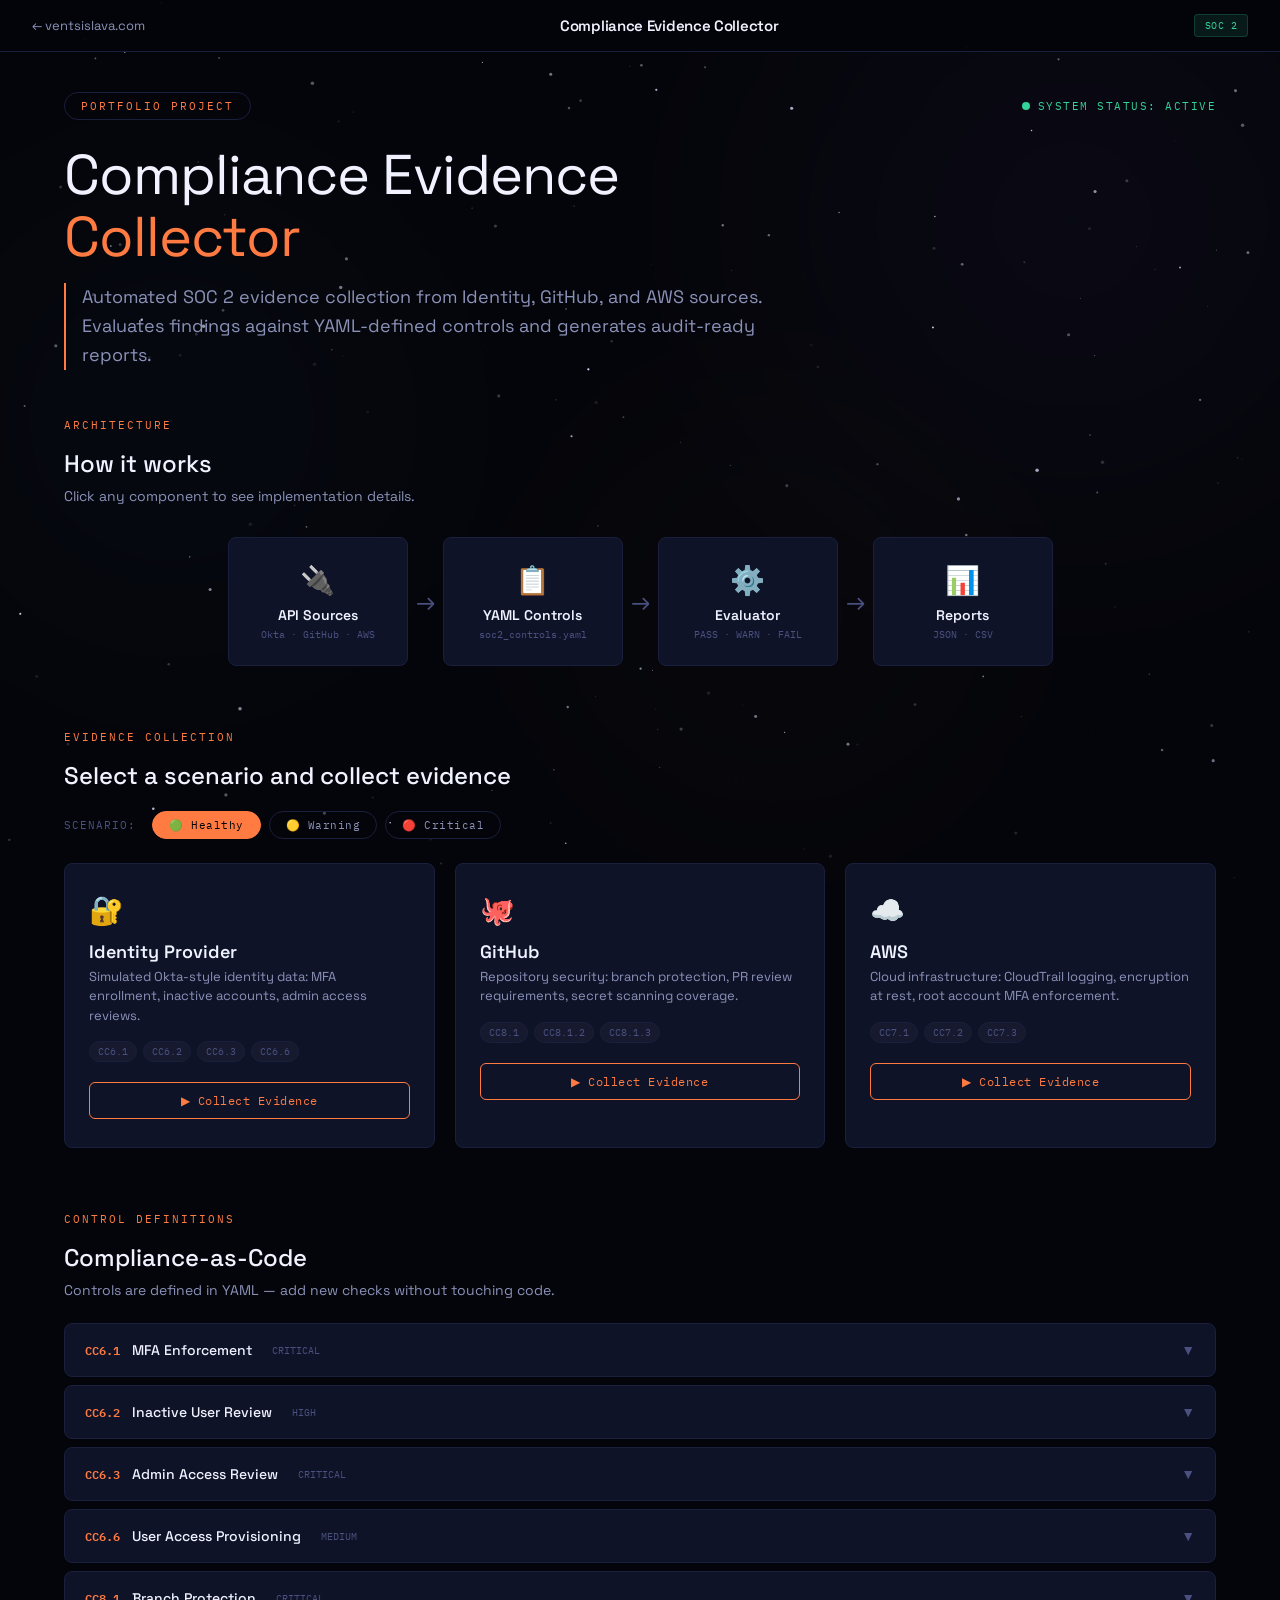
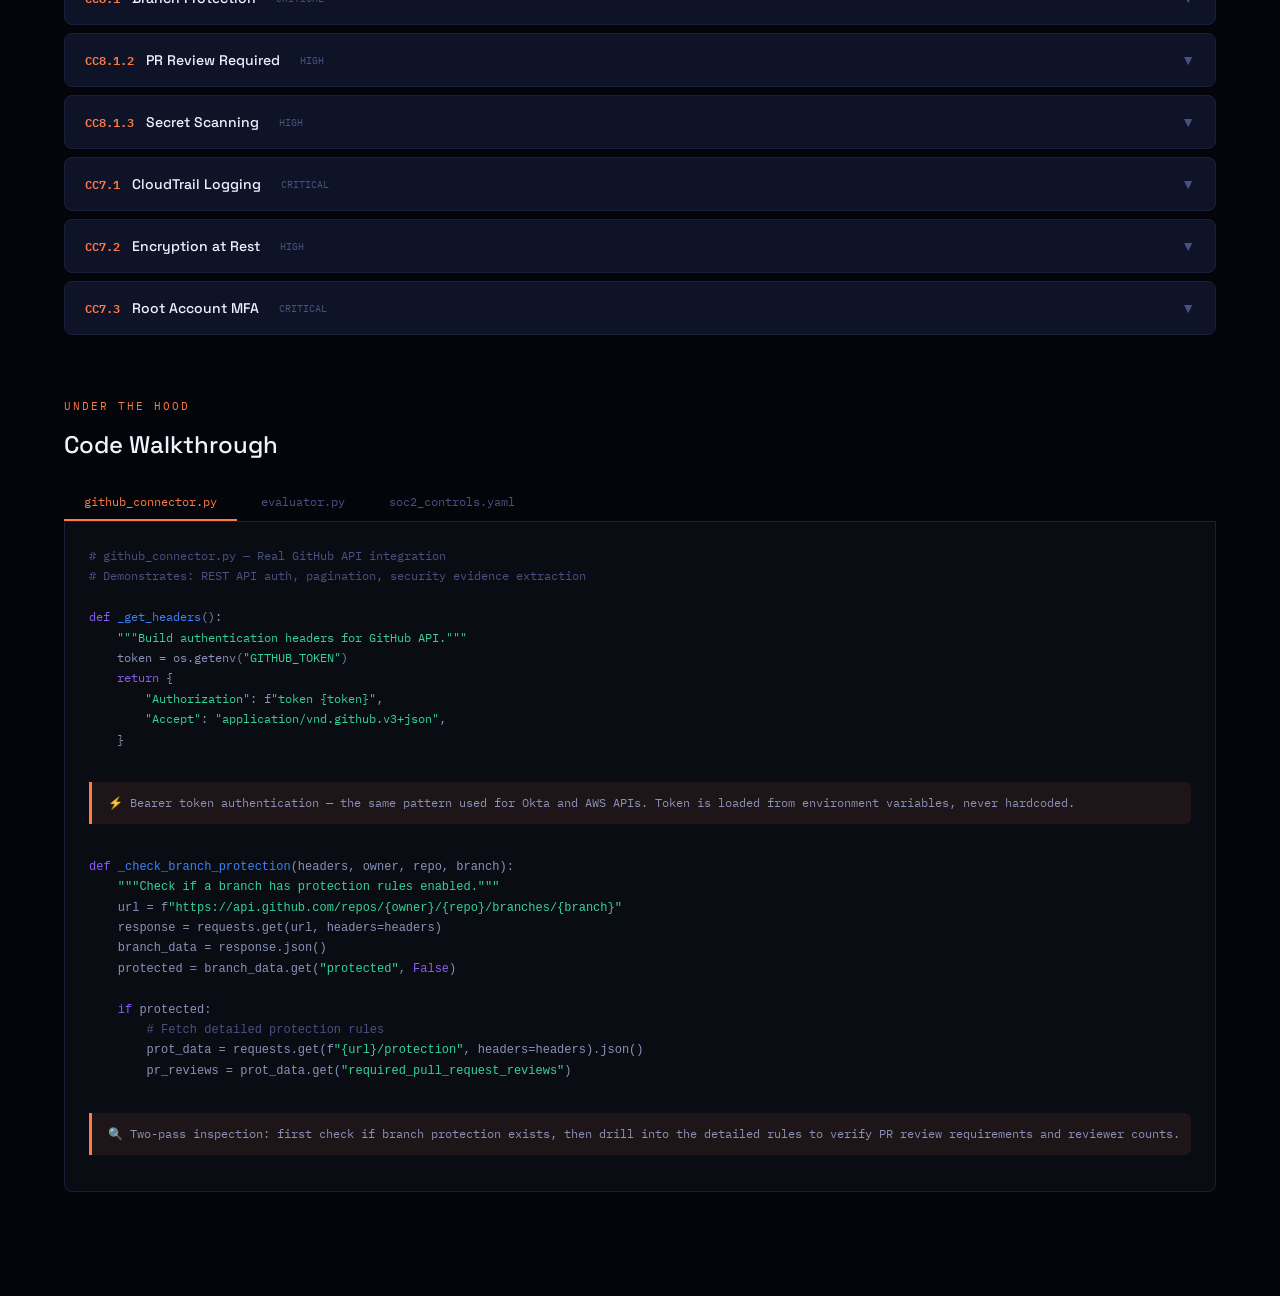
<file: tools/compliance-evidence-collector.html>
<!DOCTYPE html>
<html lang="en">

<head>
    <meta charset="UTF-8">
    <meta name="viewport" content="width=device-width, initial-scale=1.0">
    <title>Compliance Evidence Collector — V. Zaharieva</title>
    <meta name="description"
        content="Interactive SOC 2 compliance evidence collection simulator. Demonstrates automated evidence gathering from Identity, GitHub, and AWS sources with YAML-driven control evaluation.">
    <link
        href="https://fonts.googleapis.com/css2?family=Space+Grotesk:wght@300;400;500;600;700&family=IBM+Plex+Mono:wght@400;500&display=swap"
        rel="stylesheet">
    <style>
        :root {
            --void: #04050a;
            --deep-space: #080b15;
            --nebula: #0e1225;
            --card-bg: #0f1328;
            --card-hover: #141838;
            --border: #1a1f3d;
            --border-glow: #252d5c;
            --star-white: #f0f2ff;
            --star-dim: #8b92b8;
            --star-muted: #4a5180;
            --thrust-orange: #ff7b42;
            --signal-green: #34d399;
            --orbit-blue: #3b82f6;
            --nebula-purple: #8b5cf6;
            --rose: #fb7185;
            --exhaust-gold: #fbbf24;
            --teal: #2dd4bf;
        }

        * {
            margin: 0;
            padding: 0;
            box-sizing: border-box;
        }

        body {
            font-family: 'Space Grotesk', sans-serif;
            background: var(--void);
            color: var(--star-white);
            overflow-x: hidden;
            min-height: 100vh;
        }

        /* Starfield */
        #starfield {
            position: fixed;
            top: 0;
            left: 0;
            width: 100%;
            height: 100%;
            z-index: 0;
            pointer-events: none;
        }

        .nebula-cloud {
            position: fixed;
            border-radius: 50%;
            filter: blur(80px);
            pointer-events: none;
            z-index: 0;
            mix-blend-mode: screen;
            animation: drift 20s ease-in-out infinite;
            opacity: 0.6;
        }

        .nebula-1 {
            width: 800px;
            height: 800px;
            background: radial-gradient(circle, rgba(139, 92, 246, 0.08) 0%, transparent 70%);
            top: -20%;
            right: -15%;
            animation-duration: 25s;
        }

        .nebula-2 {
            width: 600px;
            height: 600px;
            background: radial-gradient(circle, rgba(59, 130, 246, 0.06) 0%, transparent 70%);
            bottom: 20%;
            left: -10%;
            animation-delay: -10s;
            animation-duration: 35s;
        }

        .nebula-3 {
            width: 500px;
            height: 500px;
            background: radial-gradient(circle, rgba(255, 123, 66, 0.04) 0%, transparent 70%);
            top: 40%;
            right: 20%;
            animation-delay: -18s;
            animation-duration: 28s;
        }

        @keyframes drift {

            0%,
            100% {
                transform: translate(0, 0) scale(1);
            }

            33% {
                transform: translate(40px, -30px) scale(1.05);
            }

            66% {
                transform: translate(-20px, 40px) scale(0.95);
            }
        }

        /* Top bar */
        .top-bar {
            padding: 14px 32px;
            display: flex;
            justify-content: space-between;
            align-items: center;
            border-bottom: 1px solid var(--border);
            background: rgba(4, 5, 10, 0.92);
            backdrop-filter: blur(24px);
            position: sticky;
            top: 0;
            z-index: 100;
        }

        .back-link {
            color: var(--star-dim);
            text-decoration: none;
            font-size: 13px;
            transition: color 0.3s;
        }

        .back-link:hover {
            color: var(--thrust-orange);
        }

        .tool-title {
            font-size: 15px;
            font-weight: 600;
            letter-spacing: -0.3px;
        }

        .fw-tags {
            display: flex;
            gap: 8px;
        }

        .fw-tag {
            font-family: 'IBM Plex Mono', monospace;
            font-size: 10px;
            padding: 4px 10px;
            border-radius: 4px;
            letter-spacing: 0.5px;
        }

        .fw-soc2 {
            background: rgba(52, 211, 153, 0.1);
            color: var(--signal-green);
            border: 1px solid rgba(52, 211, 153, 0.2);
        }

        /* Container */
        .container {
            max-width: 1200px;
            margin: 0 auto;
            padding: 40px 24px;
            position: relative;
            z-index: 1;
        }

        /* Header */
        .header {
            margin-bottom: 48px;
        }

        .header-top {
            display: flex;
            justify-content: space-between;
            align-items: center;
            margin-bottom: 24px;
        }

        .header-badge {
            font-family: 'IBM Plex Mono', monospace;
            font-size: 11px;
            letter-spacing: 2px;
            padding: 6px 16px;
            border: 1px solid var(--border);
            border-radius: 100px;
            color: var(--thrust-orange);
        }

        .system-status {
            font-family: 'IBM Plex Mono', monospace;
            font-size: 11px;
            letter-spacing: 1.5px;
            color: var(--signal-green);
            display: flex;
            align-items: center;
            gap: 8px;
        }

        .status-dot {
            width: 8px;
            height: 8px;
            border-radius: 50%;
            background: var(--signal-green);
            animation: pulse 2s infinite;
        }

        @keyframes pulse {

            0%,
            100% {
                opacity: 1;
            }

            50% {
                opacity: 0.4;
            }
        }

        .header h1 {
            font-size: 56px;
            font-weight: 400;
            line-height: 1.1;
            margin: 0;
            letter-spacing: -1px;
        }

        .header h1 span {
            color: var(--thrust-orange);
        }

        .header p {
            font-size: 18px;
            color: var(--star-dim);
            margin-top: 16px;
            border-left: 2px solid var(--thrust-orange);
            padding-left: 16px;
            line-height: 1.6;
            max-width: 700px;
        }

        /* Section Label */
        .section-label {
            font-family: 'IBM Plex Mono', monospace;
            font-size: 11px;
            letter-spacing: 2px;
            text-transform: uppercase;
            color: var(--thrust-orange);
            margin-bottom: 16px;
            display: block;
        }

        /* Architecture Diagram */
        .arch-section {
            margin-bottom: 64px;
        }

        .arch-flow {
            display: flex;
            align-items: center;
            justify-content: center;
            gap: 0;
            flex-wrap: wrap;
            margin-top: 32px;
        }

        .arch-node {
            background: var(--card-bg);
            border: 1px solid var(--border);
            border-radius: 8px;
            padding: 24px 20px;
            text-align: center;
            min-width: 180px;
            cursor: pointer;
            transition: all 0.3s ease;
            position: relative;
        }

        .arch-node:hover {
            border-color: var(--border-glow);
            background: var(--card-hover);
            transform: translateY(-2px);
        }

        .arch-node-icon {
            font-size: 28px;
            margin-bottom: 8px;
        }

        .arch-node-title {
            font-size: 14px;
            font-weight: 600;
            margin-bottom: 4px;
        }

        .arch-node-sub {
            font-family: 'IBM Plex Mono', monospace;
            font-size: 10px;
            color: var(--star-muted);
        }

        .arch-arrow {
            font-size: 24px;
            color: var(--star-muted);
            padding: 0 8px;
            animation: flowRight 1.5s ease-in-out infinite;
        }

        @keyframes flowRight {

            0%,
            100% {
                opacity: 0.4;
                transform: translateX(0);
            }

            50% {
                opacity: 1;
                transform: translateX(4px);
            }
        }

        .arch-detail {
            display: none;
            position: absolute;
            top: calc(100% + 8px);
            left: 50%;
            transform: translateX(-50%);
            background: var(--deep-space);
            border: 1px solid var(--border-glow);
            border-radius: 8px;
            padding: 16px;
            width: 260px;
            z-index: 10;
            text-align: left;
        }

        .arch-node:hover .arch-detail {
            display: block;
        }

        .arch-detail-title {
            font-size: 12px;
            font-weight: 600;
            color: var(--thrust-orange);
            margin-bottom: 8px;
        }

        .arch-detail-text {
            font-size: 12px;
            color: var(--star-dim);
            line-height: 1.5;
        }

        .arch-detail code {
            font-family: 'IBM Plex Mono', monospace;
            font-size: 11px;
            background: rgba(255, 255, 255, 0.05);
            padding: 1px 4px;
            border-radius: 3px;
            color: var(--teal);
        }

        /* Source Cards */
        .sources-section {
            margin-bottom: 64px;
        }

        .scenario-toggle {
            display: flex;
            gap: 8px;
            margin-bottom: 24px;
            flex-wrap: wrap;
            align-items: center;
        }

        .scenario-label {
            font-family: 'IBM Plex Mono', monospace;
            font-size: 11px;
            color: var(--star-muted);
            letter-spacing: 1px;
            margin-right: 8px;
        }

        .scenario-btn {
            font-family: 'IBM Plex Mono', monospace;
            font-size: 11px;
            padding: 6px 16px;
            border: 1px solid var(--border);
            border-radius: 100px;
            background: transparent;
            color: var(--star-dim);
            cursor: pointer;
            transition: all 0.3s;
            letter-spacing: 0.5px;
        }

        .scenario-btn.active {
            background: var(--thrust-orange);
            color: var(--void);
            border-color: var(--thrust-orange);
        }

        .scenario-btn:hover:not(.active) {
            border-color: var(--border-glow);
            color: var(--star-white);
        }

        .source-grid {
            display: grid;
            grid-template-columns: repeat(3, 1fr);
            gap: 20px;
            margin-bottom: 32px;
        }

        .source-card {
            background: var(--card-bg);
            border: 1px solid var(--border);
            border-radius: 8px;
            padding: 28px 24px;
            transition: all 0.3s ease;
            position: relative;
            overflow: hidden;
        }

        .source-card::before {
            content: '';
            position: absolute;
            top: 0;
            left: 0;
            right: 0;
            height: 3px;
            opacity: 0;
            transition: opacity 0.3s;
        }

        .source-card:nth-child(1)::before {
            background: linear-gradient(90deg, var(--nebula-purple), transparent);
        }

        .source-card:nth-child(2)::before {
            background: linear-gradient(90deg, var(--orbit-blue), transparent);
        }

        .source-card:nth-child(3)::before {
            background: linear-gradient(90deg, var(--exhaust-gold), transparent);
        }

        .source-card:hover::before {
            opacity: 1;
        }

        .source-card:hover {
            border-color: var(--border-glow);
        }

        .source-icon {
            font-size: 28px;
            margin-bottom: 12px;
        }

        .source-name {
            font-size: 18px;
            font-weight: 600;
            margin-bottom: 4px;
        }

        .source-desc {
            font-size: 13px;
            color: var(--star-dim);
            margin-bottom: 16px;
            line-height: 1.5;
        }

        .source-controls {
            display: flex;
            flex-wrap: wrap;
            gap: 6px;
            margin-bottom: 20px;
        }

        .control-tag {
            font-family: 'IBM Plex Mono', monospace;
            font-size: 10px;
            padding: 3px 8px;
            background: rgba(255, 255, 255, 0.03);
            border: 1px solid var(--border);
            border-radius: 100px;
            color: var(--star-muted);
        }

        .collect-btn {
            font-family: 'IBM Plex Mono', monospace;
            font-size: 12px;
            padding: 10px 20px;
            border: 1px solid var(--thrust-orange);
            border-radius: 6px;
            background: transparent;
            color: var(--thrust-orange);
            cursor: pointer;
            transition: all 0.3s;
            width: 100%;
            letter-spacing: 0.5px;
        }

        .collect-btn:hover {
            background: var(--thrust-orange);
            color: var(--void);
        }

        .collect-btn:disabled {
            opacity: 0.5;
            cursor: not-allowed;
        }

        .collect-btn.collecting {
            background: rgba(255, 123, 66, 0.1);
            border-color: var(--thrust-orange);
            color: var(--thrust-orange);
        }

        /* Terminal Console */
        .terminal-section {
            margin-bottom: 64px;
            display: none;
        }

        .terminal-section.active {
            display: block;
        }

        .terminal {
            background: #0a0c14;
            border: 1px solid var(--border);
            border-radius: 8px;
            overflow: hidden;
        }

        .terminal-header {
            padding: 10px 16px;
            background: rgba(255, 255, 255, 0.03);
            border-bottom: 1px solid var(--border);
            display: flex;
            align-items: center;
            gap: 8px;
        }

        .terminal-dot {
            width: 10px;
            height: 10px;
            border-radius: 50%;
        }

        .terminal-dot.red {
            background: #ff5f57;
        }

        .terminal-dot.yellow {
            background: #ffbd2e;
        }

        .terminal-dot.green {
            background: #28ca41;
        }

        .terminal-title {
            font-family: 'IBM Plex Mono', monospace;
            font-size: 12px;
            color: var(--star-muted);
            margin-left: 8px;
        }

        .terminal-body {
            padding: 20px;
            font-family: 'IBM Plex Mono', monospace;
            font-size: 13px;
            color: var(--star-dim);
            line-height: 1.8;
            min-height: 200px;
            max-height: 400px;
            overflow-y: auto;
        }

        .terminal-body .pass {
            color: var(--signal-green);
        }

        .terminal-body .warn {
            color: var(--exhaust-gold);
        }

        .terminal-body .fail {
            color: var(--rose);
        }

        .terminal-body .info {
            color: var(--orbit-blue);
        }

        .terminal-body .accent {
            color: var(--thrust-orange);
        }

        /* Results Table */
        .results-section {
            margin-bottom: 64px;
            display: none;
        }

        .results-section.active {
            display: block;
        }

        .results-table {
            width: 100%;
            border-collapse: collapse;
        }

        .results-table th {
            font-family: 'IBM Plex Mono', monospace;
            font-size: 11px;
            letter-spacing: 1px;
            text-transform: uppercase;
            color: var(--star-muted);
            padding: 12px 16px;
            text-align: left;
            border-bottom: 1px solid var(--border);
        }

        .results-table td {
            padding: 14px 16px;
            border-bottom: 1px solid rgba(26, 31, 61, 0.5);
            font-size: 14px;
        }

        .results-table tr:hover {
            background: rgba(255, 255, 255, 0.02);
        }

        .status-badge {
            font-family: 'IBM Plex Mono', monospace;
            font-size: 11px;
            padding: 4px 10px;
            border-radius: 100px;
            font-weight: 500;
            display: inline-block;
        }

        .badge-pass {
            background: rgba(52, 211, 153, 0.1);
            color: var(--signal-green);
            border: 1px solid rgba(52, 211, 153, 0.2);
        }

        .badge-warn {
            background: rgba(251, 191, 36, 0.1);
            color: var(--exhaust-gold);
            border: 1px solid rgba(251, 191, 36, 0.2);
        }

        .badge-fail {
            background: rgba(251, 113, 133, 0.1);
            color: var(--rose);
            border: 1px solid rgba(251, 113, 133, 0.2);
        }

        .severity-tag {
            font-family: 'IBM Plex Mono', monospace;
            font-size: 10px;
            color: var(--star-muted);
        }

        /* Summary Panel */
        .summary-panel {
            background: var(--card-bg);
            border: 1px solid var(--border);
            border-radius: 8px;
            padding: 24px 32px;
            display: flex;
            justify-content: space-around;
            align-items: center;
            margin-top: 24px;
        }

        .summary-stat {
            text-align: center;
        }

        .summary-value {
            font-size: 32px;
            font-weight: 700;
        }

        .summary-label {
            font-family: 'IBM Plex Mono', monospace;
            font-size: 11px;
            color: var(--star-muted);
            letter-spacing: 1px;
            margin-top: 4px;
        }

        /* Controls Viewer */
        .controls-section {
            margin-bottom: 64px;
        }

        .control-accordion {
            background: var(--card-bg);
            border: 1px solid var(--border);
            border-radius: 8px;
            margin-bottom: 8px;
            overflow: hidden;
        }

        .control-header {
            padding: 16px 20px;
            cursor: pointer;
            display: flex;
            justify-content: space-between;
            align-items: center;
            transition: background 0.2s;
        }

        .control-header:hover {
            background: var(--card-hover);
        }

        .control-header-left {
            display: flex;
            align-items: center;
            gap: 12px;
        }

        .control-id {
            font-family: 'IBM Plex Mono', monospace;
            font-size: 12px;
            color: var(--thrust-orange);
            font-weight: 600;
        }

        .control-name-label {
            font-size: 14px;
            font-weight: 500;
        }

        .control-chevron {
            color: var(--star-muted);
            transition: transform 0.3s;
            font-size: 14px;
        }

        .control-accordion.open .control-chevron {
            transform: rotate(180deg);
        }

        .control-body {
            display: none;
            padding: 0 20px 20px;
        }

        .control-accordion.open .control-body {
            display: block;
        }

        .control-yaml {
            font-family: 'IBM Plex Mono', monospace;
            font-size: 12px;
            background: #0a0c14;
            border-radius: 6px;
            padding: 16px;
            color: var(--star-dim);
            line-height: 1.7;
            white-space: pre;
            overflow-x: auto;
        }

        .yaml-key {
            color: var(--teal);
        }

        .yaml-val {
            color: var(--exhaust-gold);
        }

        .yaml-str {
            color: var(--signal-green);
        }

        /* Export Buttons */
        .export-bar {
            display: flex;
            gap: 12px;
            margin-top: 24px;
        }

        .export-btn {
            font-family: 'IBM Plex Mono', monospace;
            font-size: 12px;
            padding: 10px 24px;
            border: 1px solid var(--border);
            border-radius: 6px;
            background: transparent;
            color: var(--star-dim);
            cursor: pointer;
            transition: all 0.3s;
            letter-spacing: 0.5px;
        }

        .export-btn:hover {
            border-color: var(--thrust-orange);
            color: var(--thrust-orange);
        }

        /* Code Walkthrough */
        .code-section {
            margin-bottom: 64px;
        }

        .code-tabs {
            display: flex;
            gap: 4px;
            margin-bottom: 0;
            border-bottom: 1px solid var(--border);
        }

        .code-tab {
            font-family: 'IBM Plex Mono', monospace;
            font-size: 12px;
            padding: 10px 20px;
            border: none;
            background: transparent;
            color: var(--star-muted);
            cursor: pointer;
            border-bottom: 2px solid transparent;
            transition: all 0.3s;
        }

        .code-tab.active {
            color: var(--thrust-orange);
            border-bottom-color: var(--thrust-orange);
        }

        .code-tab:hover:not(.active) {
            color: var(--star-dim);
        }

        .code-panel {
            display: none;
        }

        .code-panel.active {
            display: block;
        }

        .code-block {
            font-family: 'IBM Plex Mono', monospace;
            font-size: 12px;
            background: #0a0c14;
            border: 1px solid var(--border);
            border-top: none;
            border-radius: 0 0 8px 8px;
            padding: 24px;
            color: var(--star-dim);
            line-height: 1.7;
            overflow-x: auto;
            white-space: pre;
        }

        .code-annotation {
            background: rgba(255, 123, 66, 0.08);
            border-left: 3px solid var(--thrust-orange);
            padding: 12px 16px;
            margin: 12px 0;
            border-radius: 0 6px 6px 0;
            font-size: 12px;
            color: var(--star-dim);
            line-height: 1.5;
        }

        .code-comment {
            color: var(--star-muted);
        }

        .code-keyword {
            color: var(--nebula-purple);
        }

        .code-string {
            color: var(--signal-green);
        }

        .code-func {
            color: var(--orbit-blue);
        }

        /* Responsive */
        @media (max-width: 768px) {
            .source-grid {
                grid-template-columns: 1fr;
            }

            .arch-flow {
                flex-direction: column;
            }

            .arch-arrow {
                transform: rotate(90deg);
            }

            .header h1 {
                font-size: 36px;
            }

            .summary-panel {
                flex-direction: column;
                gap: 20px;
            }

            .top-bar {
                padding: 12px 16px;
            }

            .fw-tags {
                display: none;
            }
        }
    </style>
</head>

<body>
    <canvas id="starfield"></canvas>
    <div class="nebula-cloud nebula-1"></div>
    <div class="nebula-cloud nebula-2"></div>
    <div class="nebula-cloud nebula-3"></div>

    <div class="top-bar">
        <a href="../" class="back-link">← ventsislava.com</a>
        <span class="tool-title">Compliance Evidence Collector</span>
        <div class="fw-tags">
            <span class="fw-tag fw-soc2">SOC 2</span>
        </div>
    </div>

    <div class="container">
        <!-- HEADER -->
        <header class="header">
            <div class="header-top">
                <div class="header-badge">PORTFOLIO PROJECT</div>
                <div class="system-status">
                    <div class="status-dot"></div>SYSTEM STATUS: ACTIVE
                </div>
            </div>
            <h1>Compliance Evidence<br><span>Collector</span></h1>
            <p>Automated SOC 2 evidence collection from Identity, GitHub, and AWS sources. Evaluates findings against
                YAML-defined controls and generates audit-ready reports.</p>
        </header>

        <!-- ARCHITECTURE -->
        <section class="arch-section">
            <span class="section-label">Architecture</span>
            <h2 style="font-size:24px; font-weight:500; margin-bottom:8px;">How it works</h2>
            <p style="font-size:14px; color:var(--star-dim); margin-bottom:24px;">Click any component to see
                implementation details.</p>
            <div class="arch-flow">
                <div class="arch-node">
                    <div class="arch-node-icon">🔌</div>
                    <div class="arch-node-title">API Sources</div>
                    <div class="arch-node-sub">Okta · GitHub · AWS</div>
                    <div class="arch-detail">
                        <div class="arch-detail-title">Source Connectors</div>
                        <div class="arch-detail-text">Each source has a dedicated connector module with
                            <code>collect_evidence()</code>. Uses bearer token auth, handles pagination, and normalizes
                            output into a standard evidence dict.
                        </div>
                    </div>
                </div>
                <div class="arch-arrow">→</div>
                <div class="arch-node">
                    <div class="arch-node-icon">📋</div>
                    <div class="arch-node-title">YAML Controls</div>
                    <div class="arch-node-sub">soc2_controls.yaml</div>
                    <div class="arch-detail">
                        <div class="arch-detail-title">Compliance-as-Code</div>
                        <div class="arch-detail-text">Controls are defined in YAML — no code changes needed to add new
                            checks. Each control specifies: <code>check_field</code>, <code>operator</code>,
                            <code>threshold</code>, and <code>severity</code>.
                        </div>
                    </div>
                </div>
                <div class="arch-arrow">→</div>
                <div class="arch-node">
                    <div class="arch-node-icon">⚙️</div>
                    <div class="arch-node-title">Evaluator</div>
                    <div class="arch-node-sub">PASS · WARN · FAIL</div>
                    <div class="arch-detail">
                        <div class="arch-detail-title">Evaluation Engine</div>
                        <div class="arch-detail-text">Compares evidence values against thresholds using safe operator
                            lookup (no <code>eval()</code>). Three-tier result: PASS → WARNING → FAIL with
                            human-readable messages.</div>
                    </div>
                </div>
                <div class="arch-arrow">→</div>
                <div class="arch-node">
                    <div class="arch-node-icon">📊</div>
                    <div class="arch-node-title">Reports</div>
                    <div class="arch-node-sub">JSON · CSV</div>
                    <div class="arch-detail">
                        <div class="arch-detail-title">Audit-Ready Output</div>
                        <div class="arch-detail-text">Structured reports with control ID, status, severity, actual
                            values, and thresholds. Exportable as JSON for automation or CSV for spreadsheet review.
                        </div>
                    </div>
                </div>
            </div>
        </section>

        <!-- EVIDENCE COLLECTION SIMULATOR -->
        <section class="sources-section">
            <span class="section-label">Evidence Collection</span>
            <h2 style="font-size:24px; font-weight:500; margin-bottom:20px;">Select a scenario and collect evidence</h2>
            <div class="scenario-toggle">
                <span class="scenario-label">SCENARIO:</span>
                <button class="scenario-btn active" data-scenario="healthy">🟢 Healthy</button>
                <button class="scenario-btn" data-scenario="warning">🟡 Warning</button>
                <button class="scenario-btn" data-scenario="critical">🔴 Critical</button>
            </div>
            <div class="source-grid">
                <div class="source-card" data-source="identity">
                    <div class="source-icon">🔐</div>
                    <div class="source-name">Identity Provider</div>
                    <div class="source-desc">Simulated Okta-style identity data: MFA enrollment, inactive accounts,
                        admin access reviews.</div>
                    <div class="source-controls">
                        <span class="control-tag">CC6.1</span><span class="control-tag">CC6.2</span>
                        <span class="control-tag">CC6.3</span><span class="control-tag">CC6.6</span>
                    </div>
                    <button class="collect-btn" onclick="collectEvidence('identity')">▶ Collect Evidence</button>
                </div>
                <div class="source-card" data-source="github">
                    <div class="source-icon">🐙</div>
                    <div class="source-name">GitHub</div>
                    <div class="source-desc">Repository security: branch protection, PR review requirements, secret
                        scanning coverage.</div>
                    <div class="source-controls">
                        <span class="control-tag">CC8.1</span><span class="control-tag">CC8.1.2</span>
                        <span class="control-tag">CC8.1.3</span>
                    </div>
                    <button class="collect-btn" onclick="collectEvidence('github')">▶ Collect Evidence</button>
                </div>
                <div class="source-card" data-source="aws">
                    <div class="source-icon">☁️</div>
                    <div class="source-name">AWS</div>
                    <div class="source-desc">Cloud infrastructure: CloudTrail logging, encryption at rest, root account
                        MFA enforcement.</div>
                    <div class="source-controls">
                        <span class="control-tag">CC7.1</span><span class="control-tag">CC7.2</span>
                        <span class="control-tag">CC7.3</span>
                    </div>
                    <button class="collect-btn" onclick="collectEvidence('aws')">▶ Collect Evidence</button>
                </div>
            </div>
        </section>

        <!-- TERMINAL OUTPUT -->
        <section class="terminal-section" id="terminal-section">
            <div class="terminal">
                <div class="terminal-header">
                    <div class="terminal-dot red"></div>
                    <div class="terminal-dot yellow"></div>
                    <div class="terminal-dot green"></div>
                    <span class="terminal-title">compliance-evidence-collector</span>
                </div>
                <div class="terminal-body" id="terminal-body"></div>
            </div>
        </section>

        <!-- RESULTS TABLE -->
        <section class="results-section" id="results-section">
            <span class="section-label">Evaluation Results</span>
            <table class="results-table">
                <thead>
                    <tr>
                        <th>Control</th>
                        <th>Name</th>
                        <th>Status</th>
                        <th>Severity</th>
                        <th>Details</th>
                    </tr>
                </thead>
                <tbody id="results-body"></tbody>
            </table>
            <div class="summary-panel" id="summary-panel"></div>
            <div class="export-bar">
                <button class="export-btn" onclick="exportReport('json')">↓ Export JSON</button>
                <button class="export-btn" onclick="exportReport('csv')">↓ Export CSV</button>
            </div>
        </section>

        <!-- CONTROLS VIEWER -->
        <section class="controls-section">
            <span class="section-label">Control Definitions</span>
            <h2 style="font-size:24px; font-weight:500; margin-bottom:8px;">Compliance-as-Code</h2>
            <p style="font-size:14px; color:var(--star-dim); margin-bottom:24px;">Controls are defined in YAML — add new
                checks without touching code.</p>
            <div id="controls-viewer"></div>
        </section>

        <!-- CODE WALKTHROUGH -->
        <section class="code-section">
            <span class="section-label">Under the Hood</span>
            <h2 style="font-size:24px; font-weight:500; margin-bottom:24px;">Code Walkthrough</h2>
            <div class="code-tabs">
                <button class="code-tab active" data-tab="github">github_connector.py</button>
                <button class="code-tab" data-tab="evaluator">evaluator.py</button>
                <button class="code-tab" data-tab="yaml">soc2_controls.yaml</button>
            </div>
            <div class="code-panel active" data-tab="github">
                <div class="code-block" id="code-github"></div>
            </div>
            <div class="code-panel" data-tab="evaluator">
                <div class="code-block" id="code-evaluator"></div>
            </div>
            <div class="code-panel" data-tab="yaml">
                <div class="code-block" id="code-yaml"></div>
            </div>
        </section>
    </div>

    <script>
        // ==============================
        // SOC 2 CONTROLS (from YAML)
        // ==============================
        const SOC2_CONTROLS = [
            { id: 'CC6.1', name: 'MFA Enforcement', desc: 'Multi-factor authentication must be enabled for all users.', source: 'identity', checkField: 'mfa_coverage_percent', operator: '>=', threshold: 95, warnThreshold: 85, severity: 'critical' },
            { id: 'CC6.2', name: 'Inactive User Review', desc: 'User accounts inactive for 90+ days must be reviewed and disabled.', source: 'identity', checkField: 'inactive_users_90d', operator: '==', threshold: 0, warnThreshold: 5, severity: 'high' },
            { id: 'CC6.3', name: 'Admin Access Review', desc: 'Admin accounts must be reviewed quarterly. Stale admin accounts indicate orphaned privileged access.', source: 'identity', checkField: 'stale_admin_accounts', operator: '==', threshold: 0, warnThreshold: 2, severity: 'critical' },
            { id: 'CC6.6', name: 'User Access Provisioning', desc: 'Excessive admin-to-user ratio indicates over-privileged access.', source: 'identity', checkField: 'admin_ratio_percent', operator: '<=', threshold: 5, warnThreshold: 10, severity: 'medium' },
            { id: 'CC8.1', name: 'Branch Protection', desc: 'Default branch must have branch protection enabled to prevent unauthorized code changes.', source: 'github', checkField: 'branch_protection_percent', operator: '>=', threshold: 100, warnThreshold: 80, severity: 'critical' },
            { id: 'CC8.1.2', name: 'PR Review Required', desc: 'Pull request reviews must be required before merging to the default branch.', source: 'github', checkField: 'pr_review_required_percent', operator: '>=', threshold: 100, warnThreshold: 80, severity: 'high' },
            { id: 'CC8.1.3', name: 'Secret Scanning', desc: 'Secret scanning should be enabled on all repositories to detect leaked credentials.', source: 'github', checkField: 'secret_scanning_percent', operator: '>=', threshold: 100, warnThreshold: 80, severity: 'high' },
            { id: 'CC7.1', name: 'CloudTrail Logging', desc: 'AWS CloudTrail must be enabled across all regions for API activity auditing.', source: 'aws', checkField: 'cloudtrail_coverage_percent', operator: '>=', threshold: 100, warnThreshold: 80, severity: 'critical' },
            { id: 'CC7.2', name: 'Encryption at Rest', desc: 'All data stores (S3, RDS, EBS) must have encryption at rest enabled.', source: 'aws', checkField: 'encryption_at_rest_percent', operator: '>=', threshold: 100, warnThreshold: 90, severity: 'high' },
            { id: 'CC7.3', name: 'Root Account MFA', desc: 'The AWS root account must have MFA enabled to prevent unauthorized access.', source: 'aws', checkField: 'root_mfa_enabled', operator: '==', threshold: 1, warnThreshold: null, severity: 'critical' },
        ];

        // ==============================
        // SCENARIO DATA
        // ==============================
        const SCENARIOS = {
            healthy: {
                identity: { total_users: 150, mfa_enabled_users: 147, mfa_coverage_percent: 98.0, inactive_users_90d: 0, stale_admin_accounts: 0, total_admins: 6, admin_ratio_percent: 4.0 },
                github: { total_repos: 12, branch_protection_percent: 100, pr_review_required_percent: 100, secret_scanning_percent: 91.7, repos_with_branch_protection: 12, repos_with_pr_review: 12, repos_with_secret_scanning: 11 },
                aws: { total_regions: 4, cloudtrail_coverage_percent: 100, total_datastores: 18, encryption_at_rest_percent: 100, root_mfa_enabled: 1 }
            },
            warning: {
                identity: { total_users: 150, mfa_enabled_users: 135, mfa_coverage_percent: 90.0, inactive_users_90d: 4, stale_admin_accounts: 1, total_admins: 12, admin_ratio_percent: 8.0 },
                github: { total_repos: 12, branch_protection_percent: 83.3, pr_review_required_percent: 83.3, secret_scanning_percent: 66.7, repos_with_branch_protection: 10, repos_with_pr_review: 10, repos_with_secret_scanning: 8 },
                aws: { total_regions: 4, cloudtrail_coverage_percent: 75, total_datastores: 18, encryption_at_rest_percent: 88.9, root_mfa_enabled: 1 }
            },
            critical: {
                identity: { total_users: 150, mfa_enabled_users: 110, mfa_coverage_percent: 73.3, inactive_users_90d: 23, stale_admin_accounts: 5, total_admins: 18, admin_ratio_percent: 12.0 },
                github: { total_repos: 12, branch_protection_percent: 41.7, pr_review_required_percent: 33.3, secret_scanning_percent: 25.0, repos_with_branch_protection: 5, repos_with_pr_review: 4, repos_with_secret_scanning: 3 },
                aws: { total_regions: 4, cloudtrail_coverage_percent: 50, total_datastores: 18, encryption_at_rest_percent: 55.6, root_mfa_enabled: 0 }
            }
        };

        const SOURCE_NAMES = { identity: 'Identity Provider', github: 'GitHub', aws: 'AWS' };
        let currentScenario = 'healthy';
        let allResults = [];

        // ==============================
        // EVALUATOR (JS port of evaluator.py)
        // ==============================
        const OPS = {
            '>=': (a, t) => a >= t, '<=': (a, t) => a <= t, '==': (a, t) => a == t,
            '!=': (a, t) => a != t, '>': (a, t) => a > t, '<': (a, t) => a < t
        };

        function evaluate(control, evidence) {
            const val = evidence[control.checkField];
            if (val === undefined) return { ...control, status: 'ERROR', message: 'Field not found', actual: null };
            const op = OPS[control.operator];
            if (op(val, control.threshold)) return { ...control, status: 'PASS', message: `${control.name}: meets requirement (${val} ${control.operator} ${control.threshold})`, actual: val };
            if (control.warnThreshold !== null && op(val, control.warnThreshold)) return { ...control, status: 'WARNING', message: `${control.name}: approaching threshold (${val} ${control.operator} ${control.threshold})`, actual: val };
            return { ...control, status: 'FAIL', message: `${control.name}: does not meet requirement (${val} ${control.operator} ${control.threshold})`, actual: val };
        }

        // ==============================
        // SCENARIO TOGGLE
        // ==============================
        document.querySelectorAll('.scenario-btn').forEach(btn => {
            btn.addEventListener('click', () => {
                document.querySelectorAll('.scenario-btn').forEach(b => b.classList.remove('active'));
                btn.classList.add('active');
                currentScenario = btn.dataset.scenario;
                allResults = [];
                document.getElementById('results-section').classList.remove('active');
                document.getElementById('terminal-section').classList.remove('active');
            });
        });

        // ==============================
        // TERMINAL ANIMATION
        // ==============================
        async function typeTerminal(lines) {
            const body = document.getElementById('terminal-body');
            const section = document.getElementById('terminal-section');
            section.classList.add('active');
            body.innerHTML = '';
            for (const line of lines) {
                const div = document.createElement('div');
                div.innerHTML = line;
                body.appendChild(div);
                body.scrollTop = body.scrollHeight;
                await new Promise(r => setTimeout(r, 60 + Math.random() * 40));
            }
        }

        // ==============================
        // COLLECT EVIDENCE
        // ==============================
        async function collectEvidence(source) {
            const btn = document.querySelector(`.source-card[data-source="${source}"] .collect-btn`);
            btn.disabled = true; btn.classList.add('collecting'); btn.textContent = '⏳ Collecting...';

            const evidence = SCENARIOS[currentScenario][source];
            const controls = SOC2_CONTROLS.filter(c => c.source === source);
            const results = controls.map(c => evaluate(c, evidence));

            // Remove previous results for this source
            allResults = allResults.filter(r => r.source !== source);
            allResults.push(...results);

            // Terminal animation
            const lines = [
                `<span class="accent">╔══════════════════════════════════════════╗</span>`,
                `<span class="accent">║  Compliance Evidence Collector            ║</span>`,
                `<span class="accent">╚══════════════════════════════════════════╝</span>`,
                ``,
                `<span class="info">→ Collecting evidence from ${SOURCE_NAMES[source]}...</span>`,
                `<span class="info">  Scenario: ${currentScenario}</span>`,
                ``
            ];

            // Show collected evidence fields
            for (const [key, val] of Object.entries(evidence)) {
                lines.push(`  <span style="color:var(--teal)">${key}</span>: ${val}`);
            }
            lines.push('');
            lines.push(`<span class="info">→ Evaluating against SOC 2 controls...</span>`);
            lines.push('');

            // Show results
            for (const r of results) {
                const cls = r.status === 'PASS' ? 'pass' : r.status === 'WARNING' ? 'warn' : 'fail';
                const icon = r.status === 'PASS' ? '✅' : r.status === 'WARNING' ? '⚠️' : '❌';
                lines.push(`<span class="${cls}">  ${icon} ${r.id}  ${r.name.padEnd(24)} ${r.status}</span>`);
            }

            const pass = results.filter(r => r.status === 'PASS').length;
            const warn = results.filter(r => r.status === 'WARNING').length;
            const fail = results.filter(r => r.status === 'FAIL').length;
            lines.push('');
            lines.push(`  Summary: <span class="pass">${pass} passed</span> · <span class="warn">${warn} warnings</span> · <span class="fail">${fail} failed</span>`);

            await typeTerminal(lines);
            renderResults();

            btn.disabled = false; btn.classList.remove('collecting'); btn.textContent = '▶ Collect Evidence';
        }

        // ==============================
        // RENDER RESULTS
        // ==============================
        function renderResults() {
            const section = document.getElementById('results-section');
            const tbody = document.getElementById('results-body');
            section.classList.add('active');
            tbody.innerHTML = '';

            for (const r of allResults) {
                const cls = r.status === 'PASS' ? 'badge-pass' : r.status === 'WARNING' ? 'badge-warn' : 'badge-fail';
                const tr = document.createElement('tr');
                tr.innerHTML = `
                <td><span style="font-family:'IBM Plex Mono',monospace;font-size:13px;color:var(--thrust-orange)">${r.id}</span></td>
                <td>${r.name}</td>
                <td><span class="status-badge ${cls}">${r.status}</span></td>
                <td><span class="severity-tag">${r.severity.toUpperCase()}</span></td>
                <td style="color:var(--star-dim);font-size:13px">${r.message}</td>`;
                tbody.appendChild(tr);
            }

            // Summary
            const panel = document.getElementById('summary-panel');
            const pass = allResults.filter(r => r.status === 'PASS').length;
            const warn = allResults.filter(r => r.status === 'WARNING').length;
            const fail = allResults.filter(r => r.status === 'FAIL').length;
            panel.innerHTML = `
            <div class="summary-stat"><div class="summary-value">${allResults.length}</div><div class="summary-label">CONTROLS</div></div>
            <div class="summary-stat"><div class="summary-value" style="color:var(--signal-green)">${pass}</div><div class="summary-label">PASSED</div></div>
            <div class="summary-stat"><div class="summary-value" style="color:var(--exhaust-gold)">${warn}</div><div class="summary-label">WARNINGS</div></div>
            <div class="summary-stat"><div class="summary-value" style="color:var(--rose)">${fail}</div><div class="summary-label">FAILED</div></div>`;
        }

        // ==============================
        // EXPORT
        // ==============================
        function exportReport(fmt) {
            if (!allResults.length) return;
            let content, type, ext;
            if (fmt === 'json') {
                const report = { framework: 'soc2', evaluated_at: new Date().toISOString(), scenario: currentScenario, summary: { total: allResults.length, pass: allResults.filter(r => r.status === 'PASS').length, warning: allResults.filter(r => r.status === 'WARNING').length, fail: allResults.filter(r => r.status === 'FAIL').length }, results: allResults.map(r => ({ control_id: r.id, control_name: r.name, status: r.status, severity: r.severity, message: r.message, actual_value: r.actual, threshold: r.threshold })) };
                content = JSON.stringify(report, null, 2); type = 'application/json'; ext = 'json';
            } else {
                const rows = [['control_id', 'control_name', 'status', 'severity', 'message', 'actual_value', 'threshold']];
                allResults.forEach(r => rows.push([r.id, r.name, r.status, r.severity, r.message, r.actual, r.threshold]));
                content = rows.map(r => r.join(',')).join('\n'); type = 'text/csv'; ext = 'csv';
            }
            const blob = new Blob([content], { type });
            const a = document.createElement('a');
            a.href = URL.createObjectURL(blob);
            a.download = `soc2_evidence_${currentScenario}_${new Date().toISOString().slice(0, 10)}.${ext}`;
            a.click();
        }

        // ==============================
        // CONTROLS VIEWER
        // ==============================
        function renderControls() {
            const viewer = document.getElementById('controls-viewer');
            viewer.innerHTML = SOC2_CONTROLS.map(c => `
            <div class="control-accordion" onclick="this.classList.toggle('open')">
                <div class="control-header">
                    <div class="control-header-left">
                        <span class="control-id">${c.id}</span>
                        <span class="control-name-label">${c.name}</span>
                        <span class="severity-tag" style="margin-left:8px">${c.severity.toUpperCase()}</span>
                    </div>
                    <span class="control-chevron">▼</span>
                </div>
                <div class="control-body">
                    <p style="font-size:13px;color:var(--star-dim);margin-bottom:12px;line-height:1.6">${c.desc}</p>
                    <div class="control-yaml"><span class="yaml-key">- id:</span> <span class="yaml-val">${c.id}</span>
  <span class="yaml-key">name:</span> <span class="yaml-str">${c.name}</span>
  <span class="yaml-key">source:</span> <span class="yaml-val">${c.source}</span>
  <span class="yaml-key">check_field:</span> <span class="yaml-val">${c.checkField}</span>
  <span class="yaml-key">operator:</span> <span class="yaml-str">"${c.operator}"</span>
  <span class="yaml-key">threshold:</span> <span class="yaml-val">${c.threshold}</span>${c.warnThreshold !== null ? `\n  <span class="yaml-key">warning_threshold:</span> <span class="yaml-val">${c.warnThreshold}</span>` : ''}
  <span class="yaml-key">severity:</span> <span class="yaml-val">${c.severity}</span></div>
                </div>
            </div>`).join('');
        }

        // ==============================
        // CODE WALKTHROUGH
        // ==============================
        document.querySelectorAll('.code-tab').forEach(tab => {
            tab.addEventListener('click', () => {
                document.querySelectorAll('.code-tab').forEach(t => t.classList.remove('active'));
                document.querySelectorAll('.code-panel').forEach(p => p.classList.remove('active'));
                tab.classList.add('active');
                document.querySelector(`.code-panel[data-tab="${tab.dataset.tab}"]`).classList.add('active');
            });
        });

        function renderCode() {
            document.getElementById('code-github').innerHTML = `<span class="code-comment"># github_connector.py — Real GitHub API integration</span>
<span class="code-comment"># Demonstrates: REST API auth, pagination, security evidence extraction</span>

<span class="code-keyword">def</span> <span class="code-func">_get_headers</span>():
    <span class="code-string">"""Build authentication headers for GitHub API."""</span>
    token = os.getenv(<span class="code-string">"GITHUB_TOKEN"</span>)
    <span class="code-keyword">return</span> {
        <span class="code-string">"Authorization"</span>: f<span class="code-string">"token {token}"</span>,
        <span class="code-string">"Accept"</span>: <span class="code-string">"application/vnd.github.v3+json"</span>,
    }
</pre>
<div class="code-annotation">⚡ Bearer token authentication — the same pattern used for Okta and AWS APIs. Token is loaded from environment variables, never hardcoded.</div>
<pre>
<span class="code-keyword">def</span> <span class="code-func">_check_branch_protection</span>(headers, owner, repo, branch):
    <span class="code-string">"""Check if a branch has protection rules enabled."""</span>
    url = f<span class="code-string">"https://api.github.com/repos/{owner}/{repo}/branches/{branch}"</span>
    response = requests.get(url, headers=headers)
    branch_data = response.json()
    protected = branch_data.get(<span class="code-string">"protected"</span>, <span class="code-keyword">False</span>)

    <span class="code-keyword">if</span> protected:
        <span class="code-comment"># Fetch detailed protection rules</span>
        prot_data = requests.get(f<span class="code-string">"{url}/protection"</span>, headers=headers).json()
        pr_reviews = prot_data.get(<span class="code-string">"required_pull_request_reviews"</span>)
</pre>
<div class="code-annotation">🔍 Two-pass inspection: first check if branch protection exists, then drill into the detailed rules to verify PR review requirements and reviewer counts.</div>`;

            document.getElementById('code-evaluator').innerHTML = `<span class="code-comment"># evaluator.py — YAML-driven compliance evaluation engine</span>
<span class="code-comment"># Key design: control DEFINITIONS are separated from EVALUATION LOGIC</span>

<span class="code-comment"># Safe operator lookup — deliberately avoids eval()</span>
OPERATORS = {
    <span class="code-string">">="</span>: <span class="code-keyword">lambda</span> actual, threshold: actual >= threshold,
    <span class="code-string">"<="</span>: <span class="code-keyword">lambda</span> actual, threshold: actual <= threshold,
    <span class="code-string">"=="</span>: <span class="code-keyword">lambda</span> actual, threshold: actual == threshold,
}
</pre>
<div class="code-annotation">🛡️ Security decision: using a lookup table instead of eval() prevents code injection through malicious YAML files. This is a common security anti-pattern that many tools get wrong.</div>
<pre>
<span class="code-keyword">def</span> <span class="code-func">evaluate_control</span>(control, evidence):
    actual_value = evidence[control[<span class="code-string">"check_field"</span>]]
    op_func = OPERATORS[control[<span class="code-string">"operator"</span>]]

    <span class="code-keyword">if</span> op_func(actual_value, control[<span class="code-string">"threshold"</span>]):
        status = <span class="code-string">"PASS"</span>
    <span class="code-keyword">elif</span> op_func(actual_value, control[<span class="code-string">"warning_threshold"</span>]):
        status = <span class="code-string">"WARNING"</span>
    <span class="code-keyword">else</span>:
        status = <span class="code-string">"FAIL"</span>
</pre>
<div class="code-annotation">📊 Three-tier evaluation: PASS → WARNING → FAIL. Warning thresholds give teams early signals before controls fully fail — essential for continuous compliance monitoring.</div>`;

            document.getElementById('code-yaml').innerHTML = `<span class="code-comment"># soc2_controls.yaml — Compliance-as-Code</span>
<span class="code-comment"># Add new controls here — no code changes needed</span>

<span class="yaml-key">controls:</span>
  <span class="yaml-key">- id:</span> <span class="yaml-val">CC6.1</span>
    <span class="yaml-key">name:</span> <span class="yaml-str">MFA Enforcement</span>
    <span class="yaml-key">description:</span> <span class="yaml-str">></span>
      <span class="yaml-str">Multi-factor authentication must be enabled</span>
      <span class="yaml-str">for all users.</span>
    <span class="yaml-key">source:</span> <span class="yaml-val">identity</span>
    <span class="yaml-key">check_field:</span> <span class="yaml-val">mfa_coverage_percent</span>
    <span class="yaml-key">operator:</span> <span class="yaml-str">">="</span>
    <span class="yaml-key">threshold:</span> <span class="yaml-val">95</span>
    <span class="yaml-key">warning_threshold:</span> <span class="yaml-val">85</span>
    <span class="yaml-key">severity:</span> <span class="yaml-val">critical</span>
</pre>
<div class="code-annotation">✨ This is the core "compliance-as-code" pattern. Each control is a declarative rule: what field to check, what operator to use, and what the passing threshold is. Adding a new SOC 2 control is a 10-line YAML addition — no Python changes needed.</div>`;
        }

        // ==============================
        // STARFIELD
        // ==============================
        const canvas = document.getElementById('starfield');
        if (canvas) {
            const ctx = canvas.getContext('2d');
            let stars = [], shootingStars = [];
            function resizeCanvas() { canvas.width = window.innerWidth; canvas.height = window.innerHeight; }
            function createStars(n) { stars = []; for (let i = 0; i < n; i++) stars.push({ x: Math.random() * canvas.width, y: Math.random() * canvas.height, r: Math.random() * 1.5 + 0.3, a: Math.random() * 0.8 + 0.2, ts: Math.random() * 0.02 + 0.005, to: Math.random() * Math.PI * 2 }); }
            function maybeShoot() { if (Math.random() < 0.003 && shootingStars.length < 2) shootingStars.push({ x: Math.random() * canvas.width, y: Math.random() * canvas.height * 0.5, l: Math.random() * 80 + 40, s: Math.random() * 6 + 4, a: Math.PI / 4 + (Math.random() - 0.5) * 0.3, al: 1, d: Math.random() * 0.02 + 0.015 }); }
            function draw(t) {
                ctx.clearRect(0, 0, canvas.width, canvas.height);
                stars.forEach(s => { const tw = Math.sin(t * s.ts + s.to); const a = s.a * (0.6 + 0.4 * tw); ctx.beginPath(); ctx.arc(s.x, s.y, s.r, 0, Math.PI * 2); ctx.fillStyle = `rgba(220,225,255,${a})`; ctx.fill(); });
                shootingStars.forEach((ss, i) => { const ex = ss.x + Math.cos(ss.a) * ss.l, ey = ss.y + Math.sin(ss.a) * ss.l; const g = ctx.createLinearGradient(ss.x, ss.y, ex, ey); g.addColorStop(0, `rgba(255,123,66,${ss.al})`); g.addColorStop(1, 'rgba(255,123,66,0)'); ctx.beginPath(); ctx.moveTo(ss.x, ss.y); ctx.lineTo(ex, ey); ctx.strokeStyle = g; ctx.lineWidth = 1.5; ctx.stroke(); ss.x += Math.cos(ss.a) * ss.s; ss.y += Math.sin(ss.a) * ss.s; ss.al -= ss.d; if (ss.al <= 0 || ss.x > canvas.width || ss.y > canvas.height) shootingStars.splice(i, 1); });
                maybeShoot();
            }
            function animate(t) { draw(t); requestAnimationFrame(animate); }
            resizeCanvas(); createStars(200); requestAnimationFrame(animate);
            window.addEventListener('resize', () => { resizeCanvas(); createStars(200); });
        }

        // ==============================
        // INIT
        // ==============================
        renderControls();
        renderCode();
    </script>
</body>

</html>
</file>
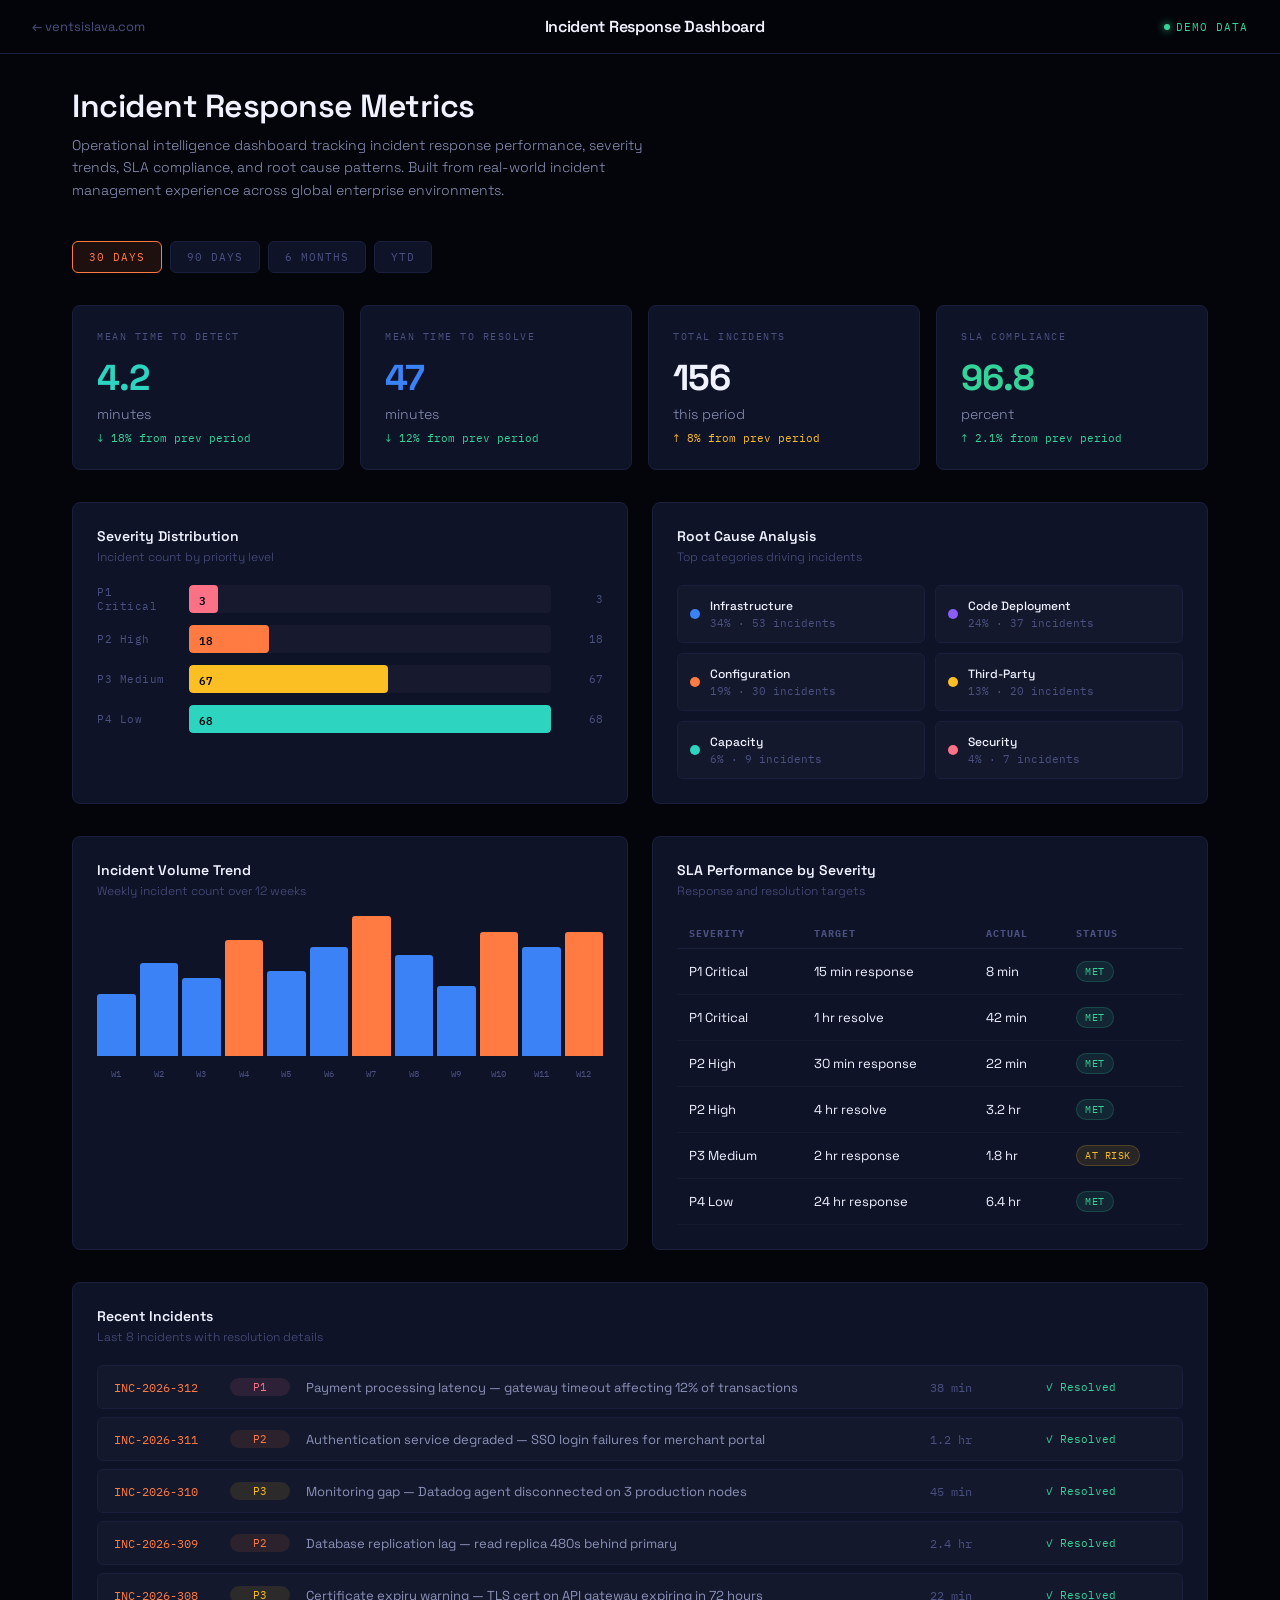
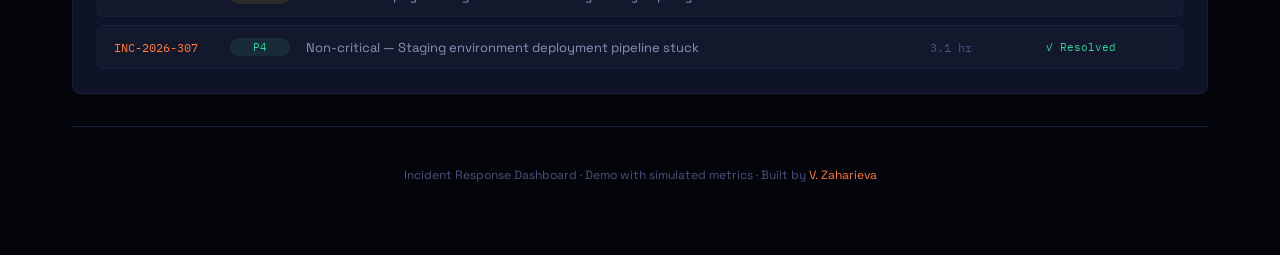
<file: tools/incident-dashboard.html>
<!DOCTYPE html>
<html lang="en">

<head>
    <meta charset="UTF-8">
    <meta name="viewport" content="width=device-width, initial-scale=1.0">
    <title>Incident Response Dashboard — V. Zaharieva</title>
    <meta name="description"
        content="Interactive incident response metrics dashboard demonstrating MTTD, MTTR, severity analysis, and SLA compliance tracking.">
    <link
        href="https://fonts.googleapis.com/css2?family=Space+Grotesk:wght@300;400;500;600;700&family=IBM+Plex+Mono:wght@400;500&display=swap"
        rel="stylesheet">
    <style>
        :root {
            --void: #04050a;
            --deep-space: #080b15;
            --nebula: #0e1225;
            --card-bg: #0f1328;
            --card-hover: #141838;
            --border: #1a1f3d;
            --border-glow: #252d5c;
            --star-white: #f0f2ff;
            --star-dim: #8b92b8;
            --star-muted: #4a5180;
            --thrust-orange: #ff7b42;
            --signal-green: #34d399;
            --orbit-blue: #3b82f6;
            --nebula-purple: #8b5cf6;
            --rose: #fb7185;
            --exhaust-gold: #fbbf24;
            --teal: #2dd4bf;
        }

        * {
            margin: 0;
            padding: 0;
            box-sizing: border-box;
        }

        body {
            font-family: 'Space Grotesk', sans-serif;
            background: var(--void);
            color: var(--star-white);
            overflow-x: hidden;
        }

        /* Nav */
        .top-bar {
            padding: 16px 32px;
            display: flex;
            justify-content: space-between;
            align-items: center;
            border-bottom: 1px solid var(--border);
            background: rgba(4, 5, 10, 0.9);
            backdrop-filter: blur(24px);
            position: sticky;
            top: 0;
            z-index: 100;
        }

        .back-link {
            color: var(--star-muted);
            text-decoration: none;
            font-size: 13px;
            transition: color 0.3s;
        }

        .back-link:hover {
            color: var(--thrust-orange);
        }

        .dash-title {
            font-size: 16px;
            font-weight: 600;
            letter-spacing: -0.3px;
        }

        .status-live {
            display: flex;
            align-items: center;
            gap: 6px;
            font-family: 'IBM Plex Mono', monospace;
            font-size: 11px;
            color: var(--signal-green);
            letter-spacing: 1px;
            text-transform: uppercase;
        }

        .status-live .dot {
            width: 6px;
            height: 6px;
            background: var(--signal-green);
            border-radius: 50%;
            animation: pulse 1.5s infinite;
            box-shadow: 0 0 8px var(--signal-green);
        }

        @keyframes pulse {

            0%,
            100% {
                opacity: 1;
            }

            50% {
                opacity: 0.3;
            }
        }

        /* Layout */
        .dashboard {
            max-width: 1200px;
            margin: 0 auto;
            padding: 32px;
        }

        .dash-header {
            margin-bottom: 40px;
        }

        .dash-header h1 {
            font-size: 32px;
            font-weight: 600;
            letter-spacing: -0.5px;
            margin-bottom: 8px;
        }

        .dash-header p {
            color: var(--star-dim);
            font-size: 14px;
            font-weight: 300;
            line-height: 1.6;
            max-width: 600px;
        }

        /* Period selector */
        .period-selector {
            display: flex;
            gap: 8px;
            margin-bottom: 32px;
        }

        .period-btn {
            padding: 8px 16px;
            background: var(--card-bg);
            border: 1px solid var(--border);
            border-radius: 6px;
            color: var(--star-muted);
            font-family: 'IBM Plex Mono', monospace;
            font-size: 11px;
            letter-spacing: 1px;
            cursor: pointer;
            transition: all 0.3s;
        }

        .period-btn:hover {
            border-color: var(--border-glow);
            color: var(--star-white);
        }

        .period-btn.active {
            background: rgba(255, 123, 66, 0.1);
            border-color: var(--thrust-orange);
            color: var(--thrust-orange);
        }

        /* KPI Row */
        .kpi-row {
            display: grid;
            grid-template-columns: repeat(4, 1fr);
            gap: 16px;
            margin-bottom: 32px;
        }

        .kpi-card {
            background: var(--card-bg);
            border: 1px solid var(--border);
            border-radius: 8px;
            padding: 24px;
        }

        .kpi-label {
            font-family: 'IBM Plex Mono', monospace;
            font-size: 10px;
            color: var(--star-muted);
            letter-spacing: 1.5px;
            text-transform: uppercase;
            margin-bottom: 12px;
        }

        .kpi-value {
            font-size: 36px;
            font-weight: 700;
            letter-spacing: -1px;
            margin-bottom: 4px;
        }

        .kpi-unit {
            font-size: 14px;
            font-weight: 300;
            color: var(--star-dim);
        }

        .kpi-trend {
            font-family: 'IBM Plex Mono', monospace;
            font-size: 11px;
            margin-top: 8px;
        }

        .trend-good {
            color: var(--signal-green);
        }

        .trend-warn {
            color: var(--exhaust-gold);
        }

        .trend-bad {
            color: var(--rose);
        }

        /* Charts */
        .chart-grid {
            display: grid;
            grid-template-columns: repeat(2, 1fr);
            gap: 24px;
            margin-bottom: 32px;
        }

        .chart-card {
            background: var(--card-bg);
            border: 1px solid var(--border);
            border-radius: 8px;
            padding: 24px;
        }

        .chart-title {
            font-size: 14px;
            font-weight: 600;
            margin-bottom: 4px;
        }

        .chart-subtitle {
            font-size: 12px;
            color: var(--star-muted);
            margin-bottom: 20px;
            font-weight: 300;
        }

        .chart-body {
            position: relative;
        }

        /* Severity bars */
        .severity-bars {
            display: flex;
            flex-direction: column;
            gap: 12px;
        }

        .sev-row {
            display: flex;
            align-items: center;
            gap: 12px;
        }

        .sev-label {
            font-family: 'IBM Plex Mono', monospace;
            font-size: 11px;
            color: var(--star-muted);
            width: 80px;
            letter-spacing: 0.5px;
        }

        .sev-track {
            flex: 1;
            height: 28px;
            background: rgba(255, 255, 255, 0.03);
            border-radius: 4px;
            overflow: hidden;
            position: relative;
        }

        .sev-fill {
            height: 100%;
            border-radius: 4px;
            display: flex;
            align-items: center;
            padding-left: 10px;
            font-family: 'IBM Plex Mono', monospace;
            font-size: 11px;
            color: var(--void);
            font-weight: 600;
            transition: width 1s cubic-bezier(0.16, 1, 0.3, 1);
        }

        .sev-count {
            font-family: 'IBM Plex Mono', monospace;
            font-size: 11px;
            color: var(--star-muted);
            width: 40px;
            text-align: right;
        }

        /* Timeline chart */
        .timeline-chart {
            display: flex;
            align-items: flex-end;
            gap: 4px;
            height: 160px;
            padding-top: 20px;
        }

        .timeline-bar-group {
            flex: 1;
            display: flex;
            flex-direction: column;
            align-items: center;
            gap: 4px;
        }

        .timeline-bar {
            width: 100%;
            border-radius: 3px 3px 0 0;
            min-height: 2px;
            transition: height 1s cubic-bezier(0.16, 1, 0.3, 1);
            position: relative;
        }

        .timeline-bar:hover {
            opacity: 0.8;
        }

        .timeline-label {
            font-family: 'IBM Plex Mono', monospace;
            font-size: 9px;
            color: var(--star-muted);
            margin-top: 8px;
        }

        /* Root cause */
        .rc-grid {
            display: grid;
            grid-template-columns: repeat(2, 1fr);
            gap: 10px;
        }

        .rc-item {
            display: flex;
            align-items: center;
            gap: 10px;
            padding: 12px;
            background: rgba(255, 255, 255, 0.02);
            border-radius: 6px;
            border: 1px solid var(--border);
        }

        .rc-dot {
            width: 10px;
            height: 10px;
            border-radius: 50%;
            flex-shrink: 0;
        }

        .rc-info {
            flex: 1;
        }

        .rc-name {
            font-size: 12px;
            font-weight: 500;
            margin-bottom: 2px;
        }

        .rc-pct {
            font-family: 'IBM Plex Mono', monospace;
            font-size: 11px;
            color: var(--star-muted);
        }

        /* SLA Table */
        .sla-table {
            width: 100%;
            border-collapse: collapse;
        }

        .sla-table th {
            font-family: 'IBM Plex Mono', monospace;
            font-size: 10px;
            color: var(--star-muted);
            letter-spacing: 1px;
            text-transform: uppercase;
            text-align: left;
            padding: 8px 12px;
            border-bottom: 1px solid var(--border);
        }

        .sla-table td {
            font-size: 13px;
            padding: 12px;
            border-bottom: 1px solid rgba(255, 255, 255, 0.03);
        }

        .sla-badge {
            display: inline-block;
            padding: 3px 8px;
            border-radius: 100px;
            font-family: 'IBM Plex Mono', monospace;
            font-size: 10px;
            letter-spacing: 0.5px;
        }

        .sla-met {
            background: rgba(52, 211, 153, 0.1);
            color: var(--signal-green);
            border: 1px solid rgba(52, 211, 153, 0.2);
        }

        .sla-risk {
            background: rgba(251, 191, 36, 0.1);
            color: var(--exhaust-gold);
            border: 1px solid rgba(251, 191, 36, 0.2);
        }

        .sla-breach {
            background: rgba(251, 113, 133, 0.08);
            color: var(--rose);
            border: 1px solid rgba(251, 113, 133, 0.2);
        }

        /* Incident Log */
        .full-width {
            grid-column: 1 / -1;
        }

        .incident-log {
            display: flex;
            flex-direction: column;
            gap: 8px;
        }

        .log-entry {
            display: grid;
            grid-template-columns: 100px 60px 1fr 100px 120px;
            gap: 16px;
            align-items: center;
            padding: 12px 16px;
            background: rgba(255, 255, 255, 0.02);
            border-radius: 6px;
            border: 1px solid var(--border);
            font-size: 13px;
        }

        .log-id {
            font-family: 'IBM Plex Mono', monospace;
            font-size: 12px;
            color: var(--thrust-orange);
        }

        .log-sev {
            font-family: 'IBM Plex Mono', monospace;
            font-size: 11px;
            padding: 2px 8px;
            border-radius: 100px;
            text-align: center;
        }

        .log-sev.p1 {
            background: rgba(251, 113, 133, 0.1);
            color: var(--rose);
        }

        .log-sev.p2 {
            background: rgba(255, 123, 66, 0.1);
            color: var(--thrust-orange);
        }

        .log-sev.p3 {
            background: rgba(251, 191, 36, 0.1);
            color: var(--exhaust-gold);
        }

        .log-sev.p4 {
            background: rgba(52, 211, 153, 0.1);
            color: var(--signal-green);
        }

        .log-desc {
            color: var(--star-dim);
        }

        .log-duration {
            font-family: 'IBM Plex Mono', monospace;
            font-size: 12px;
            color: var(--star-muted);
        }

        .log-status {
            font-family: 'IBM Plex Mono', monospace;
            font-size: 11px;
        }

        .log-resolved {
            color: var(--signal-green);
        }

        .log-investigating {
            color: var(--exhaust-gold);
        }

        /* Footer */
        .dash-footer {
            text-align: center;
            padding: 40px 0;
            border-top: 1px solid var(--border);
            margin-top: 32px;
        }

        .dash-footer p {
            font-size: 12px;
            color: var(--star-muted);
        }

        .dash-footer a {
            color: var(--thrust-orange);
            text-decoration: none;
        }

        /* Responsive */
        @media (max-width: 768px) {
            .kpi-row {
                grid-template-columns: repeat(2, 1fr);
            }

            .chart-grid {
                grid-template-columns: 1fr;
            }

            .log-entry {
                grid-template-columns: 1fr;
                gap: 8px;
            }

            .dashboard {
                padding: 16px;
            }
        }
    </style>
</head>

<body>
    <div class="top-bar">
        <a href="../" class="back-link">← ventsislava.com</a>
        <span class="dash-title">Incident Response Dashboard</span>
        <div class="status-live"><span class="dot"></span> DEMO DATA</div>
    </div>

    <div class="dashboard">
        <div class="dash-header">
            <h1>Incident Response Metrics</h1>
            <p>Operational intelligence dashboard tracking incident response performance, severity trends, SLA
                compliance, and root cause patterns. Built from real-world incident management experience across global
                enterprise environments.</p>
        </div>

        <div class="period-selector">
            <button class="period-btn active" onclick="setPeriod(this)">30 DAYS</button>
            <button class="period-btn" onclick="setPeriod(this)">90 DAYS</button>
            <button class="period-btn" onclick="setPeriod(this)">6 MONTHS</button>
            <button class="period-btn" onclick="setPeriod(this)">YTD</button>
        </div>

        <!-- KPI Row -->
        <div class="kpi-row">
            <div class="kpi-card">
                <div class="kpi-label">Mean Time to Detect</div>
                <div class="kpi-value" style="color: var(--teal);">4.2</div>
                <div class="kpi-unit">minutes</div>
                <div class="kpi-trend trend-good">↓ 18% from prev period</div>
            </div>
            <div class="kpi-card">
                <div class="kpi-label">Mean Time to Resolve</div>
                <div class="kpi-value" style="color: var(--orbit-blue);">47</div>
                <div class="kpi-unit">minutes</div>
                <div class="kpi-trend trend-good">↓ 12% from prev period</div>
            </div>
            <div class="kpi-card">
                <div class="kpi-label">Total Incidents</div>
                <div class="kpi-value" style="color: var(--star-white);">156</div>
                <div class="kpi-unit">this period</div>
                <div class="kpi-trend trend-warn">↑ 8% from prev period</div>
            </div>
            <div class="kpi-card">
                <div class="kpi-label">SLA Compliance</div>
                <div class="kpi-value" style="color: var(--signal-green);">96.8</div>
                <div class="kpi-unit">percent</div>
                <div class="kpi-trend trend-good">↑ 2.1% from prev period</div>
            </div>
        </div>

        <!-- Charts Row 1 -->
        <div class="chart-grid">
            <div class="chart-card">
                <div class="chart-title">Severity Distribution</div>
                <div class="chart-subtitle">Incident count by priority level</div>
                <div class="severity-bars">
                    <div class="sev-row">
                        <span class="sev-label">P1 Critical</span>
                        <div class="sev-track">
                            <div class="sev-fill" style="width: 8%; background: var(--rose);">3</div>
                        </div>
                        <span class="sev-count">3</span>
                    </div>
                    <div class="sev-row">
                        <span class="sev-label">P2 High</span>
                        <div class="sev-track">
                            <div class="sev-fill" style="width: 22%; background: var(--thrust-orange);">18</div>
                        </div>
                        <span class="sev-count">18</span>
                    </div>
                    <div class="sev-row">
                        <span class="sev-label">P3 Medium</span>
                        <div class="sev-track">
                            <div class="sev-fill" style="width: 55%; background: var(--exhaust-gold);">67</div>
                        </div>
                        <span class="sev-count">67</span>
                    </div>
                    <div class="sev-row">
                        <span class="sev-label">P4 Low</span>
                        <div class="sev-track">
                            <div class="sev-fill" style="width: 100%; background: var(--teal);">68</div>
                        </div>
                        <span class="sev-count">68</span>
                    </div>
                </div>
            </div>

            <div class="chart-card">
                <div class="chart-title">Root Cause Analysis</div>
                <div class="chart-subtitle">Top categories driving incidents</div>
                <div class="rc-grid">
                    <div class="rc-item">
                        <div class="rc-dot" style="background: var(--orbit-blue);"></div>
                        <div class="rc-info">
                            <div class="rc-name">Infrastructure</div>
                            <div class="rc-pct">34% · 53 incidents</div>
                        </div>
                    </div>
                    <div class="rc-item">
                        <div class="rc-dot" style="background: var(--nebula-purple);"></div>
                        <div class="rc-info">
                            <div class="rc-name">Code Deployment</div>
                            <div class="rc-pct">24% · 37 incidents</div>
                        </div>
                    </div>
                    <div class="rc-item">
                        <div class="rc-dot" style="background: var(--thrust-orange);"></div>
                        <div class="rc-info">
                            <div class="rc-name">Configuration</div>
                            <div class="rc-pct">19% · 30 incidents</div>
                        </div>
                    </div>
                    <div class="rc-item">
                        <div class="rc-dot" style="background: var(--exhaust-gold);"></div>
                        <div class="rc-info">
                            <div class="rc-name">Third-Party</div>
                            <div class="rc-pct">13% · 20 incidents</div>
                        </div>
                    </div>
                    <div class="rc-item">
                        <div class="rc-dot" style="background: var(--teal);"></div>
                        <div class="rc-info">
                            <div class="rc-name">Capacity</div>
                            <div class="rc-pct">6% · 9 incidents</div>
                        </div>
                    </div>
                    <div class="rc-item">
                        <div class="rc-dot" style="background: var(--rose);"></div>
                        <div class="rc-info">
                            <div class="rc-name">Security</div>
                            <div class="rc-pct">4% · 7 incidents</div>
                        </div>
                    </div>
                </div>
            </div>
        </div>

        <!-- Charts Row 2 -->
        <div class="chart-grid">
            <div class="chart-card">
                <div class="chart-title">Incident Volume Trend</div>
                <div class="chart-subtitle">Weekly incident count over 12 weeks</div>
                <div class="timeline-chart" id="volumeChart"></div>
            </div>

            <div class="chart-card">
                <div class="chart-title">SLA Performance by Severity</div>
                <div class="chart-subtitle">Response and resolution targets</div>
                <table class="sla-table">
                    <thead>
                        <tr>
                            <th>Severity</th>
                            <th>Target</th>
                            <th>Actual</th>
                            <th>Status</th>
                        </tr>
                    </thead>
                    <tbody>
                        <tr>
                            <td>P1 Critical</td>
                            <td>15 min response</td>
                            <td>8 min</td>
                            <td><span class="sla-badge sla-met">MET</span></td>
                        </tr>
                        <tr>
                            <td>P1 Critical</td>
                            <td>1 hr resolve</td>
                            <td>42 min</td>
                            <td><span class="sla-badge sla-met">MET</span></td>
                        </tr>
                        <tr>
                            <td>P2 High</td>
                            <td>30 min response</td>
                            <td>22 min</td>
                            <td><span class="sla-badge sla-met">MET</span></td>
                        </tr>
                        <tr>
                            <td>P2 High</td>
                            <td>4 hr resolve</td>
                            <td>3.2 hr</td>
                            <td><span class="sla-badge sla-met">MET</span></td>
                        </tr>
                        <tr>
                            <td>P3 Medium</td>
                            <td>2 hr response</td>
                            <td>1.8 hr</td>
                            <td><span class="sla-badge sla-risk">AT RISK</span></td>
                        </tr>
                        <tr>
                            <td>P4 Low</td>
                            <td>24 hr response</td>
                            <td>6.4 hr</td>
                            <td><span class="sla-badge sla-met">MET</span></td>
                        </tr>
                    </tbody>
                </table>
            </div>
        </div>

        <!-- Recent Incidents -->
        <div class="chart-grid">
            <div class="chart-card full-width">
                <div class="chart-title">Recent Incidents</div>
                <div class="chart-subtitle">Last 8 incidents with resolution details</div>
                <div class="incident-log">
                    <div class="log-entry">
                        <span class="log-id">INC-2026-312</span>
                        <span class="log-sev p1">P1</span>
                        <span class="log-desc">Payment processing latency — gateway timeout affecting 12% of
                            transactions</span>
                        <span class="log-duration">38 min</span>
                        <span class="log-status log-resolved">✓ Resolved</span>
                    </div>
                    <div class="log-entry">
                        <span class="log-id">INC-2026-311</span>
                        <span class="log-sev p2">P2</span>
                        <span class="log-desc">Authentication service degraded — SSO login failures for merchant
                            portal</span>
                        <span class="log-duration">1.2 hr</span>
                        <span class="log-status log-resolved">✓ Resolved</span>
                    </div>
                    <div class="log-entry">
                        <span class="log-id">INC-2026-310</span>
                        <span class="log-sev p3">P3</span>
                        <span class="log-desc">Monitoring gap — Datadog agent disconnected on 3 production nodes</span>
                        <span class="log-duration">45 min</span>
                        <span class="log-status log-resolved">✓ Resolved</span>
                    </div>
                    <div class="log-entry">
                        <span class="log-id">INC-2026-309</span>
                        <span class="log-sev p2">P2</span>
                        <span class="log-desc">Database replication lag — read replica 480s behind primary</span>
                        <span class="log-duration">2.4 hr</span>
                        <span class="log-status log-resolved">✓ Resolved</span>
                    </div>
                    <div class="log-entry">
                        <span class="log-id">INC-2026-308</span>
                        <span class="log-sev p3">P3</span>
                        <span class="log-desc">Certificate expiry warning — TLS cert on API gateway expiring in 72
                            hours</span>
                        <span class="log-duration">22 min</span>
                        <span class="log-status log-resolved">✓ Resolved</span>
                    </div>
                    <div class="log-entry">
                        <span class="log-id">INC-2026-307</span>
                        <span class="log-sev p4">P4</span>
                        <span class="log-desc">Non-critical — Staging environment deployment pipeline stuck</span>
                        <span class="log-duration">3.1 hr</span>
                        <span class="log-status log-resolved">✓ Resolved</span>
                    </div>
                </div>
            </div>
        </div>

        <div class="dash-footer">
            <p>Incident Response Dashboard · Demo with simulated metrics · Built by <a href="../">V. Zaharieva</a></p>
        </div>
    </div>

    <script>
        // Period selector
        function setPeriod(btn) {
            document.querySelectorAll('.period-btn').forEach(b => b.classList.remove('active'));
            btn.classList.add('active');
        }

        // Volume chart
        const weeklyData = [8, 12, 10, 15, 11, 14, 18, 13, 9, 16, 14, 16];
        const volumeChart = document.getElementById('volumeChart');
        const maxVal = Math.max(...weeklyData);

        weeklyData.forEach((val, i) => {
            const group = document.createElement('div');
            group.className = 'timeline-bar-group';
            const bar = document.createElement('div');
            bar.className = 'timeline-bar';
            bar.style.height = '0px';
            bar.style.background = val > 14 ? 'var(--thrust-orange)' : 'var(--orbit-blue)';
            bar.title = `Week ${i + 1}: ${val} incidents`;
            const label = document.createElement('div');
            label.className = 'timeline-label';
            label.textContent = `W${i + 1}`;
            group.appendChild(bar);
            group.appendChild(label);
            volumeChart.appendChild(group);
            setTimeout(() => { bar.style.height = (val / maxVal * 140) + 'px'; }, 100 + i * 60);
        });
    </script>
</body>

</html>
</file>
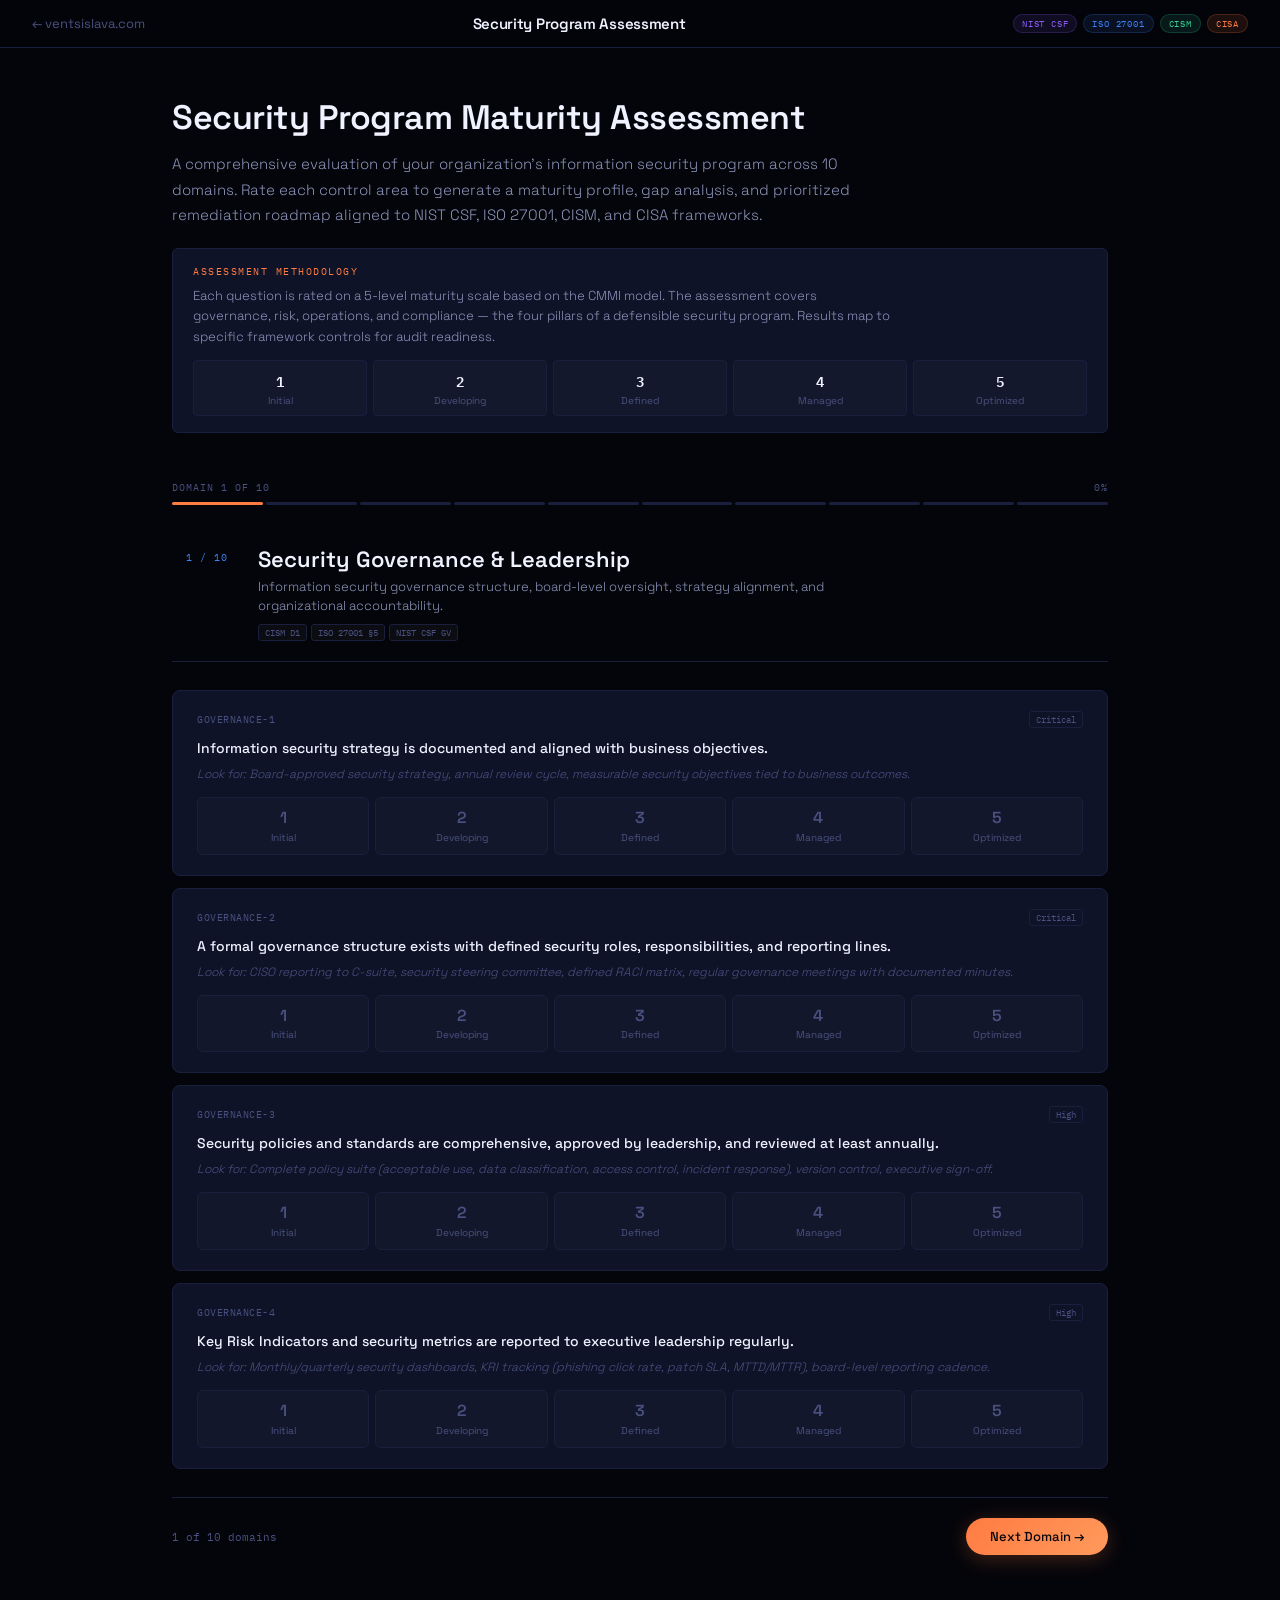
<file: tools/security-program-assessment.html>
<!DOCTYPE html>
<html lang="en">

<head>
    <meta charset="UTF-8">
    <meta name="viewport" content="width=device-width, initial-scale=1.0">
    <title>Security Program Maturity Assessment — V. Zaharieva</title>
    <meta name="description"
        content="Comprehensive security program maturity assessment aligned to NIST CSF, ISO 27001, CISM, and CISA. Evaluate governance, risk, operations, and compliance across 10 domains.">
    <link
        href="https://fonts.googleapis.com/css2?family=Space+Grotesk:wght@300;400;500;600;700&family=IBM+Plex+Mono:wght@400;500&display=swap"
        rel="stylesheet">
    <style>
        :root {
            --void: #04050a;
            --deep-space: #080b15;
            --nebula: #0e1225;
            --card-bg: #0f1328;
            --card-hover: #141838;
            --border: #1a1f3d;
            --border-glow: #252d5c;
            --star-white: #f0f2ff;
            --star-dim: #8b92b8;
            --star-muted: #4a5180;
            --thrust-orange: #ff7b42;
            --signal-green: #34d399;
            --orbit-blue: #3b82f6;
            --nebula-purple: #8b5cf6;
            --rose: #fb7185;
            --exhaust-gold: #fbbf24;
            --teal: #2dd4bf;
            --cyan: #22d3ee;
        }

        * {
            margin: 0;
            padding: 0;
            box-sizing: border-box;
        }

        body {
            font-family: 'Space Grotesk', sans-serif;
            background: var(--void);
            color: var(--star-white);
            overflow-x: hidden;
            min-height: 100vh;
        }

        /* Top bar */
        .top-bar {
            padding: 14px 32px;
            display: flex;
            justify-content: space-between;
            align-items: center;
            border-bottom: 1px solid var(--border);
            background: rgba(4, 5, 10, 0.92);
            backdrop-filter: blur(24px);
            position: sticky;
            top: 0;
            z-index: 100;
        }

        .back-link {
            color: var(--star-muted);
            text-decoration: none;
            font-size: 13px;
            transition: color 0.3s;
        }

        .back-link:hover {
            color: var(--thrust-orange);
        }

        .tool-title {
            font-size: 15px;
            font-weight: 600;
            letter-spacing: -0.3px;
        }

        .framework-tags {
            display: flex;
            gap: 6px;
        }

        .fw-tag {
            font-family: 'IBM Plex Mono', monospace;
            font-size: 9px;
            padding: 3px 8px;
            border-radius: 100px;
            letter-spacing: 0.8px;
        }

        .fw-nist {
            background: rgba(139, 92, 246, 0.1);
            color: var(--nebula-purple);
            border: 1px solid rgba(139, 92, 246, 0.2);
        }

        .fw-iso {
            background: rgba(59, 130, 246, 0.1);
            color: var(--orbit-blue);
            border: 1px solid rgba(59, 130, 246, 0.2);
        }

        .fw-cism {
            background: rgba(52, 211, 153, 0.1);
            color: var(--signal-green);
            border: 1px solid rgba(52, 211, 153, 0.2);
        }

        .fw-cisa {
            background: rgba(255, 123, 66, 0.1);
            color: var(--thrust-orange);
            border: 1px solid rgba(255, 123, 66, 0.2);
        }

        /* Layout */
        .app {
            max-width: 1000px;
            margin: 0 auto;
            padding: 48px 32px;
        }

        .app-header {
            margin-bottom: 48px;
        }

        .app-header h1 {
            font-size: 34px;
            font-weight: 600;
            letter-spacing: -0.5px;
            margin-bottom: 12px;
        }

        .app-header p {
            color: var(--star-dim);
            font-size: 15px;
            font-weight: 300;
            line-height: 1.7;
            max-width: 700px;
        }

        .methodology {
            margin-top: 20px;
            padding: 16px 20px;
            background: var(--card-bg);
            border: 1px solid var(--border);
            border-radius: 6px;
        }

        .methodology-title {
            font-family: 'IBM Plex Mono', monospace;
            font-size: 10px;
            color: var(--thrust-orange);
            letter-spacing: 1.5px;
            text-transform: uppercase;
            margin-bottom: 8px;
        }

        .methodology p {
            font-size: 13px;
            color: var(--star-dim);
            line-height: 1.6;
            font-weight: 300;
        }

        .levels-row {
            display: grid;
            grid-template-columns: repeat(5, 1fr);
            gap: 6px;
            margin-top: 12px;
        }

        .level-chip {
            text-align: center;
            padding: 8px 4px;
            background: rgba(255, 255, 255, 0.02);
            border: 1px solid var(--border);
            border-radius: 4px;
        }

        .level-chip .num {
            font-family: 'IBM Plex Mono', monospace;
            font-size: 14px;
            font-weight: 600;
            color: var(--star-white);
        }

        .level-chip .lbl {
            font-size: 10px;
            color: var(--star-muted);
            margin-top: 2px;
        }

        /* Progress */
        .progress-container {
            margin-bottom: 40px;
        }

        .progress-meta {
            display: flex;
            justify-content: space-between;
            margin-bottom: 8px;
        }

        .progress-label {
            font-family: 'IBM Plex Mono', monospace;
            font-size: 10px;
            color: var(--star-muted);
            letter-spacing: 1px;
        }

        .progress-track {
            display: flex;
            gap: 3px;
        }

        .progress-step {
            flex: 1;
            height: 3px;
            background: var(--border);
            border-radius: 2px;
            transition: background 0.5s;
        }

        .progress-step.done {
            background: var(--signal-green);
        }

        .progress-step.active {
            background: var(--thrust-orange);
        }

        /* Domain sections */
        .domain-section {
            display: none;
        }

        .domain-section.active {
            display: block;
        }

        .domain-header {
            display: flex;
            align-items: flex-start;
            gap: 16px;
            margin-bottom: 28px;
            padding-bottom: 20px;
            border-bottom: 1px solid var(--border);
        }

        .domain-badge {
            flex-shrink: 0;
        }

        .domain-badge span {
            font-family: 'IBM Plex Mono', monospace;
            font-size: 10px;
            padding: 5px 14px;
            border-radius: 100px;
            letter-spacing: 1px;
        }

        .domain-title {
            font-size: 22px;
            font-weight: 600;
            margin-bottom: 4px;
        }

        .domain-desc {
            font-size: 13px;
            color: var(--star-dim);
            line-height: 1.5;
            font-weight: 300;
            max-width: 600px;
        }

        .domain-frameworks {
            display: flex;
            gap: 4px;
            margin-top: 8px;
        }

        .df-tag {
            font-family: 'IBM Plex Mono', monospace;
            font-size: 9px;
            padding: 2px 6px;
            border-radius: 3px;
            background: rgba(255, 255, 255, 0.03);
            color: var(--star-muted);
            border: 1px solid var(--border);
        }

        /* Questions */
        .question-card {
            background: var(--card-bg);
            border: 1px solid var(--border);
            border-radius: 8px;
            padding: 20px 24px;
            margin-bottom: 12px;
            transition: border-color 0.3s;
        }

        .question-card.answered {
            border-color: rgba(52, 211, 153, 0.15);
        }

        .question-meta {
            display: flex;
            justify-content: space-between;
            align-items: center;
            margin-bottom: 10px;
        }

        .question-id {
            font-family: 'IBM Plex Mono', monospace;
            font-size: 10px;
            color: var(--star-muted);
            letter-spacing: 0.5px;
        }

        .question-weight {
            font-family: 'IBM Plex Mono', monospace;
            font-size: 9px;
            color: var(--star-muted);
            padding: 2px 6px;
            border: 1px solid var(--border);
            border-radius: 3px;
        }

        .question-text {
            font-size: 14px;
            font-weight: 500;
            margin-bottom: 6px;
            line-height: 1.5;
        }

        .question-guidance {
            font-size: 12px;
            color: var(--star-muted);
            line-height: 1.5;
            margin-bottom: 14px;
            font-weight: 300;
            font-style: italic;
        }

        .maturity-options {
            display: grid;
            grid-template-columns: repeat(5, 1fr);
            gap: 6px;
        }

        .mat-btn {
            padding: 10px 6px;
            background: rgba(255, 255, 255, 0.015);
            border: 1px solid var(--border);
            border-radius: 6px;
            color: var(--star-muted);
            font-family: 'Space Grotesk', sans-serif;
            font-size: 10px;
            text-align: center;
            cursor: pointer;
            transition: all 0.25s;
            line-height: 1.3;
        }

        .mat-btn:hover {
            border-color: var(--border-glow);
            color: var(--star-white);
            background: rgba(255, 255, 255, 0.03);
        }

        .mat-btn.selected {
            border-color: var(--thrust-orange);
            color: var(--thrust-orange);
            background: rgba(255, 123, 66, 0.06);
        }

        .mat-btn .score {
            display: block;
            font-size: 16px;
            font-weight: 600;
            margin-bottom: 2px;
        }

        /* Navigation */
        .nav-buttons {
            display: flex;
            justify-content: space-between;
            align-items: center;
            margin-top: 28px;
            padding-top: 20px;
            border-top: 1px solid var(--border);
        }

        .domain-counter {
            font-family: 'IBM Plex Mono', monospace;
            font-size: 11px;
            color: var(--star-muted);
        }

        .btn-group {
            display: flex;
            gap: 10px;
        }

        .btn {
            padding: 10px 24px;
            border-radius: 100px;
            font-family: 'Space Grotesk', sans-serif;
            font-size: 13px;
            font-weight: 500;
            cursor: pointer;
            transition: all 0.3s;
            border: none;
        }

        .btn-next {
            background: linear-gradient(135deg, var(--thrust-orange), #ff9a5c);
            color: var(--void);
            box-shadow: 0 4px 20px rgba(255, 123, 66, 0.25);
        }

        .btn-next:hover {
            transform: translateY(-2px);
            box-shadow: 0 6px 28px rgba(255, 123, 66, 0.35);
        }

        .btn-prev {
            background: transparent;
            border: 1px solid var(--border);
            color: var(--star-dim);
        }

        .btn-prev:hover {
            border-color: var(--border-glow);
            color: var(--star-white);
        }

        /* ====================== RESULTS ====================== */
        .results {
            display: none;
        }

        .results.active {
            display: block;
        }

        /* Executive summary */
        .exec-summary {
            text-align: center;
            padding: 48px 0 40px;
            border-bottom: 1px solid var(--border);
            margin-bottom: 48px;
        }

        .exec-summary h2 {
            font-size: 28px;
            font-weight: 600;
            margin-bottom: 12px;
        }

        .overall-score {
            font-size: 80px;
            font-weight: 700;
            letter-spacing: -2px;
            margin: 16px 0 4px;
        }

        .maturity-level-name {
            font-family: 'IBM Plex Mono', monospace;
            font-size: 13px;
            letter-spacing: 2px;
            text-transform: uppercase;
            margin-bottom: 8px;
        }

        .score-context {
            font-size: 13px;
            color: var(--star-dim);
            font-weight: 300;
            max-width: 500px;
            margin: 0 auto;
            line-height: 1.6;
        }

        /* Score gauge */
        .gauge-row {
            display: flex;
            justify-content: center;
            margin: 24px 0;
            gap: 2px;
        }

        .gauge-seg {
            width: 60px;
            height: 6px;
            border-radius: 3px;
            opacity: 0.2;
            transition: opacity 0.5s;
        }

        .gauge-seg.filled {
            opacity: 1;
        }

        /* Domain scores grid */
        .results-section {
            margin-bottom: 48px;
        }

        .results-section-title {
            font-size: 18px;
            font-weight: 600;
            margin-bottom: 4px;
        }

        .results-section-desc {
            font-size: 12px;
            color: var(--star-muted);
            margin-bottom: 20px;
            font-weight: 300;
        }

        .domain-scores-grid {
            display: grid;
            grid-template-columns: repeat(2, 1fr);
            gap: 12px;
        }

        .ds-card {
            background: var(--card-bg);
            border: 1px solid var(--border);
            border-radius: 8px;
            padding: 20px;
            display: flex;
            gap: 16px;
            align-items: center;
        }

        .ds-score {
            font-size: 32px;
            font-weight: 700;
            font-family: 'IBM Plex Mono', monospace;
            min-width: 56px;
            text-align: center;
        }

        .ds-info {
            flex: 1;
        }

        .ds-name {
            font-size: 13px;
            font-weight: 600;
            margin-bottom: 4px;
        }

        .ds-bar-track {
            height: 4px;
            background: rgba(255, 255, 255, 0.05);
            border-radius: 2px;
            overflow: hidden;
            margin-bottom: 4px;
        }

        .ds-bar-fill {
            height: 100%;
            border-radius: 2px;
            transition: width 1.5s cubic-bezier(0.16, 1, 0.3, 1);
        }

        .ds-level {
            font-family: 'IBM Plex Mono', monospace;
            font-size: 10px;
            color: var(--star-muted);
        }

        /* Gap analysis */
        .gap-table {
            width: 100%;
            border-collapse: collapse;
        }

        .gap-table th {
            font-family: 'IBM Plex Mono', monospace;
            font-size: 10px;
            color: var(--star-muted);
            letter-spacing: 1px;
            text-align: left;
            padding: 8px 12px;
            border-bottom: 1px solid var(--border);
        }

        .gap-table td {
            font-size: 13px;
            padding: 14px 12px;
            border-bottom: 1px solid rgba(255, 255, 255, 0.03);
            vertical-align: top;
        }

        .gap-table tr:hover {
            background: rgba(255, 255, 255, 0.01);
        }

        .gap-domain {
            font-weight: 500;
        }

        .gap-score {
            font-family: 'IBM Plex Mono', monospace;
            font-weight: 600;
        }

        .gap-bar {
            width: 80px;
            height: 4px;
            background: rgba(255, 255, 255, 0.05);
            border-radius: 2px;
            overflow: hidden;
            display: inline-flex;
        }

        .gap-bar-fill {
            height: 100%;
            border-radius: 2px;
        }

        .gap-impact {
            font-family: 'IBM Plex Mono', monospace;
            font-size: 10px;
            padding: 2px 8px;
            border-radius: 100px;
        }

        .impact-critical {
            background: rgba(251, 113, 133, 0.1);
            color: var(--rose);
            border: 1px solid rgba(251, 113, 133, 0.15);
        }

        .impact-high {
            background: rgba(255, 123, 66, 0.1);
            color: var(--thrust-orange);
            border: 1px solid rgba(255, 123, 66, 0.15);
        }

        .impact-medium {
            background: rgba(251, 191, 36, 0.1);
            color: var(--exhaust-gold);
            border: 1px solid rgba(251, 191, 36, 0.15);
        }

        .impact-low {
            background: rgba(52, 211, 153, 0.1);
            color: var(--signal-green);
            border: 1px solid rgba(52, 211, 153, 0.15);
        }

        /* Roadmap */
        .roadmap-phases {
            display: grid;
            grid-template-columns: repeat(3, 1fr);
            gap: 16px;
        }

        .phase-card {
            background: var(--card-bg);
            border: 1px solid var(--border);
            border-radius: 8px;
            padding: 24px;
            position: relative;
        }

        .phase-card::before {
            content: '';
            position: absolute;
            top: 0;
            left: 0;
            right: 0;
            height: 2px;
            border-radius: 8px 8px 0 0;
        }

        .phase-card:nth-child(1)::before {
            background: var(--rose);
        }

        .phase-card:nth-child(2)::before {
            background: var(--exhaust-gold);
        }

        .phase-card:nth-child(3)::before {
            background: var(--signal-green);
        }

        .phase-header {
            font-family: 'IBM Plex Mono', monospace;
            font-size: 10px;
            color: var(--star-muted);
            letter-spacing: 1px;
            margin-bottom: 8px;
        }

        .phase-title {
            font-size: 16px;
            font-weight: 600;
            margin-bottom: 4px;
        }

        .phase-timeline {
            font-family: 'IBM Plex Mono', monospace;
            font-size: 11px;
            color: var(--star-muted);
            margin-bottom: 16px;
        }

        .phase-items {
            list-style: none;
        }

        .phase-items li {
            font-size: 12px;
            color: var(--star-dim);
            padding: 6px 0;
            border-bottom: 1px solid rgba(255, 255, 255, 0.03);
            line-height: 1.4;
            font-weight: 300;
        }

        .phase-items li:last-child {
            border-bottom: none;
        }

        .phase-items li::before {
            content: '→ ';
            color: var(--star-muted);
        }

        /* Framework mapping */
        .mapping-grid {
            display: grid;
            grid-template-columns: repeat(2, 1fr);
            gap: 12px;
        }

        .map-card {
            background: var(--card-bg);
            border: 1px solid var(--border);
            border-radius: 6px;
            padding: 16px;
        }

        .map-fw {
            font-family: 'IBM Plex Mono', monospace;
            font-size: 11px;
            font-weight: 500;
            margin-bottom: 8px;
            display: flex;
            align-items: center;
            gap: 8px;
        }

        .map-dot {
            width: 8px;
            height: 8px;
            border-radius: 50%;
        }

        .map-items {
            font-size: 12px;
            color: var(--star-dim);
            line-height: 1.7;
            font-weight: 300;
        }

        /* Footer */
        .results-footer {
            text-align: center;
            padding: 40px 0;
            border-top: 1px solid var(--border);
            margin-top: 48px;
        }

        .results-footer p {
            font-size: 11px;
            color: var(--star-muted);
            line-height: 1.6;
        }

        .results-footer a {
            color: var(--thrust-orange);
            text-decoration: none;
        }

        @media (max-width: 768px) {
            .maturity-options {
                grid-template-columns: 1fr;
            }

            .domain-scores-grid,
            .mapping-grid {
                grid-template-columns: 1fr;
            }

            .roadmap-phases {
                grid-template-columns: 1fr;
            }

            .app {
                padding: 24px 16px;
            }

            .levels-row {
                grid-template-columns: repeat(5, 1fr);
            }

            .framework-tags {
                display: none;
            }
        }
    </style>
</head>

<body>
    <div class="top-bar">
        <a href="../" class="back-link">← ventsislava.com</a>
        <span class="tool-title">Security Program Assessment</span>
        <div class="framework-tags">
            <span class="fw-tag fw-nist">NIST CSF</span>
            <span class="fw-tag fw-iso">ISO 27001</span>
            <span class="fw-tag fw-cism">CISM</span>
            <span class="fw-tag fw-cisa">CISA</span>
        </div>
    </div>

    <div class="app">
        <div class="app-header">
            <h1>Security Program Maturity Assessment</h1>
            <p>A comprehensive evaluation of your organization's information security program across 10 domains. Rate
                each control area to generate a maturity profile, gap analysis, and prioritized remediation roadmap
                aligned to NIST CSF, ISO 27001, CISM, and CISA frameworks.</p>
            <div class="methodology">
                <div class="methodology-title">Assessment Methodology</div>
                <p>Each question is rated on a 5-level maturity scale based on the CMMI model. The assessment covers
                    governance, risk, operations, and compliance — the four pillars of a defensible security program.
                    Results map to specific framework controls for audit readiness.</p>
                <div class="levels-row">
                    <div class="level-chip">
                        <div class="num">1</div>
                        <div class="lbl">Initial</div>
                    </div>
                    <div class="level-chip">
                        <div class="num">2</div>
                        <div class="lbl">Developing</div>
                    </div>
                    <div class="level-chip">
                        <div class="num">3</div>
                        <div class="lbl">Defined</div>
                    </div>
                    <div class="level-chip">
                        <div class="num">4</div>
                        <div class="lbl">Managed</div>
                    </div>
                    <div class="level-chip">
                        <div class="num">5</div>
                        <div class="lbl">Optimized</div>
                    </div>
                </div>
            </div>
        </div>

        <div class="progress-container">
            <div class="progress-meta">
                <span class="progress-label" id="progressLabel">DOMAIN 1 OF 10</span>
                <span class="progress-label" id="progressPct">0%</span>
            </div>
            <div class="progress-track" id="progressBar"></div>
        </div>

        <div id="assessmentForm"></div>

        <div class="results" id="results"></div>
    </div>

    <script>
        const domains = [
            {
                id: 'governance', name: 'Security Governance & Leadership', color: 'var(--orbit-blue)',
                desc: 'Information security governance structure, board-level oversight, strategy alignment, and organizational accountability.',
                frameworks: ['CISM D1', 'ISO 27001 §5', 'NIST CSF GV'],
                questions: [
                    { text: 'Information security strategy is documented and aligned with business objectives.', guidance: 'Look for: Board-approved security strategy, annual review cycle, measurable security objectives tied to business outcomes.', weight: 'Critical' },
                    { text: 'A formal governance structure exists with defined security roles, responsibilities, and reporting lines.', guidance: 'Look for: CISO reporting to C-suite, security steering committee, defined RACI matrix, regular governance meetings with documented minutes.', weight: 'Critical' },
                    { text: 'Security policies and standards are comprehensive, approved by leadership, and reviewed at least annually.', guidance: 'Look for: Complete policy suite (acceptable use, data classification, access control, incident response), version control, executive sign-off.', weight: 'High' },
                    { text: 'Key Risk Indicators and security metrics are reported to executive leadership regularly.', guidance: 'Look for: Monthly/quarterly security dashboards, KRI tracking (phishing click rate, patch SLA, MTTD/MTTR), board-level reporting cadence.', weight: 'High' }
                ]
            },
            {
                id: 'risk', name: 'Risk Management & Assessment', color: 'var(--thrust-orange)',
                desc: 'Systematic identification, analysis, evaluation, and treatment of information security risks across the enterprise.',
                frameworks: ['CISM D2', 'ISO 27001 §6.1', 'NIST CSF ID.RA'],
                questions: [
                    { text: 'A formal risk management framework is adopted with consistent methodology for risk identification and scoring.', guidance: 'Look for: FAIR, NIST 800-30, or ISO 27005 methodology; quantitative or semi-quantitative scoring; documented risk appetite statement.', weight: 'Critical' },
                    { text: 'Risk assessments are performed regularly and triggered by significant changes to the environment.', guidance: 'Look for: Annual comprehensive assessments, event-driven assessments for new systems/vendors, integration with change management.', weight: 'Critical' },
                    { text: 'A risk register is maintained with assigned owners, treatment plans, and target dates.', guidance: 'Look for: Centralized risk register, risk owner accountability, treatment plans (mitigate/accept/transfer/avoid), residual risk tracking.', weight: 'High' },
                    { text: 'Risk acceptance decisions are documented and approved at the appropriate management level.', guidance: 'Look for: Formal risk acceptance process, authority matrix, time-bound acceptances with expiration dates, compensating controls documented.', weight: 'High' }
                ]
            },
            {
                id: 'program', name: 'Security Program Architecture', color: 'var(--signal-green)',
                desc: 'Design, implementation, and continuous improvement of the information security program aligned to frameworks and business context.',
                frameworks: ['CISM D3', 'ISO 27001 §7-8', 'NIST CSF PR'],
                questions: [
                    { text: 'The security program is built on a recognized framework with a control catalog mapped to business requirements.', guidance: 'Look for: NIST CSF, ISO 27001, or CIS Controls as the foundation; common controls framework mapping multiple compliance requirements.', weight: 'Critical' },
                    { text: 'Security architecture reviews are integrated into the SDLC and change management processes.', guidance: 'Look for: Threat modeling in design phase, security requirements in user stories, architecture review board participation, secure coding standards.', weight: 'High' },
                    { text: 'The program includes a formal security awareness and training program with role-based content.', guidance: 'Look for: Annual training for all employees, specialized training for developers/admins, phishing simulations, metrics tracking (completion rates, click rates).', weight: 'High' },
                    { text: 'Program effectiveness is measured through defined metrics and subject to continuous improvement.', guidance: 'Look for: Maturity assessments, control testing results, audit findings trending, program roadmap updated based on measurement data.', weight: 'Medium' }
                ]
            },
            {
                id: 'iam', name: 'Identity & Access Management', color: 'var(--nebula-purple)',
                desc: 'Identity lifecycle management, authentication controls, authorization models, and privileged access governance.',
                frameworks: ['ISO 27001 A.9', 'NIST CSF PR.AC', 'SOC 2 CC6'],
                questions: [
                    { text: 'Access controls follow least-privilege principles with role-based access and regular certification reviews.', guidance: 'Look for: RBAC model, quarterly access reviews, automated provisioning/deprovisioning, SoD controls, access request workflow.', weight: 'Critical' },
                    { text: 'Multi-factor authentication is enforced for all remote access, privileged accounts, and critical systems.', guidance: 'Look for: MFA coverage > 95%, phishing-resistant MFA (FIDO2/WebAuthn), conditional access policies, VPN MFA enforcement.', weight: 'Critical' },
                    { text: 'Privileged access is managed through a PAM solution with session monitoring and just-in-time elevation.', guidance: 'Look for: PAM tool deployment, credential vaulting, session recording for admin access, JIT/JEA controls, break-glass procedures.', weight: 'High' },
                    { text: 'Service accounts and API keys are inventoried, rotated on schedule, and scoped to minimum required permissions.', guidance: 'Look for: Service account inventory, automated rotation, secrets management (Vault, AWS Secrets Manager), no hard-coded credentials.', weight: 'High' }
                ]
            },
            {
                id: 'data', name: 'Data Protection & Privacy', color: 'var(--teal)',
                desc: 'Data classification, encryption, data loss prevention, privacy controls, and regulatory compliance for data handling.',
                frameworks: ['ISO 27001 A.8', 'NIST CSF PR.DS', 'GDPR/CCPA'],
                questions: [
                    { text: 'A data classification scheme is implemented with handling requirements for each sensitivity level.', guidance: 'Look for: Classification levels (Public, Internal, Confidential, Restricted), labeling standards, handling procedures, DLP policies aligned to classification.', weight: 'Critical' },
                    { text: 'Encryption is enforced at rest and in transit for all sensitive data, with key management procedures.', guidance: 'Look for: TLS 1.2+ everywhere, AES-256 at rest, KMS with key rotation, certificate management, no legacy protocols in use.', weight: 'Critical' },
                    { text: 'Data retention and disposal policies are defined and enforced with evidence of secure destruction.', guidance: 'Look for: Retention schedules per data type, automated retention enforcement, secure media disposal certificates, right-to-erasure process.', weight: 'High' },
                    { text: 'Privacy impact assessments are performed for new data processing activities and systems.', guidance: 'Look for: PIA/DPIA process, data mapping/inventory, lawful basis documentation, privacy-by-design in new projects, DPO involvement.', weight: 'High' }
                ]
            },
            {
                id: 'secops', name: 'Security Operations & Monitoring', color: 'var(--cyan)',
                desc: 'Continuous security monitoring, threat detection, vulnerability management, and security operations center capabilities.',
                frameworks: ['NIST CSF DE', 'ISO 27001 A.12', 'CISA D4'],
                questions: [
                    { text: 'Centralized security monitoring covers all critical systems with defined detection rules and alert triage procedures.', guidance: 'Look for: SIEM/XDR deployment, log coverage > 90% of critical assets, documented use cases, 24/7 monitoring or defined coverage hours, alert tuning.', weight: 'Critical' },
                    { text: 'Vulnerability management includes regular scanning, risk-based prioritization, and SLA-driven remediation.', guidance: 'Look for: Weekly/continuous scanning, CVSS + environmental scoring, remediation SLAs (Critical: 48hr, High: 7d, Medium: 30d), exception tracking.', weight: 'Critical' },
                    { text: 'Threat intelligence is integrated into detection and response workflows.', guidance: 'Look for: TI feed integration, IOC enrichment, threat-informed defense, MITRE ATT&CK mapping, proactive threat hunting cadence.', weight: 'High' },
                    { text: 'Endpoint detection and response is deployed across all endpoints with automated containment capabilities.', guidance: 'Look for: EDR/XDR agent coverage > 98%, automated isolation for high-confidence detections, forensic data retention, managed or 24/7 SOC.', weight: 'High' }
                ]
            },
            {
                id: 'incident', name: 'Incident Response & Recovery', color: 'var(--rose)',
                desc: 'Incident response planning, execution, communication, recovery, and lessons learned processes.',
                frameworks: ['CISM D4', 'ISO 27001 A.16', 'NIST CSF RS/RC'],
                questions: [
                    { text: 'An incident response plan exists with defined severity levels, escalation paths, and communication procedures.', guidance: 'Look for: Documented IRP with playbooks per incident type, severity matrix (P1-P4), RACI, internal/external notification templates, legal/PR coordination.', weight: 'Critical' },
                    { text: 'Incident response capabilities are tested through tabletop exercises and simulated scenarios at least annually.', guidance: 'Look for: Annual tabletop exercises with executives, technical simulation exercises, red team/purple team engagements, results documented with action items.', weight: 'Critical' },
                    { text: 'Incident metrics (MTTD, MTTR, recurrence rate) are tracked and used to drive program improvements.', guidance: 'Look for: KPI dashboard, trend analysis, root cause categorization, correlation to problem management, metrics reported to leadership.', weight: 'High' },
                    { text: 'Business continuity and disaster recovery plans are documented, tested, and aligned with defined RTO/RPO.', guidance: 'Look for: BCP/DRP per critical service, defined RTO/RPO, annual DR tests with documented results, backups tested and validated regularly.', weight: 'Critical' }
                ]
            },
            {
                id: 'tprm', name: 'Third-Party Risk Management', color: 'var(--exhaust-gold)',
                desc: 'Vendor risk assessment, ongoing monitoring, contractual security requirements, and supply chain risk management.',
                frameworks: ['ISO 27001 A.15', 'NIST CSF ID.SC', 'SOC 2 CC9'],
                questions: [
                    { text: 'A formal third-party risk management program exists with tiered assessment methodology based on criticality.', guidance: 'Look for: Vendor risk tiers (Critical/High/Medium/Low), assessment frequency by tier, security questionnaires (SIG, CAIQ), SOC 2 report reviews.', weight: 'Critical' },
                    { text: 'Contracts include security requirements, audit rights, breach notification obligations, and data handling clauses.', guidance: 'Look for: Standard security addendum, breach notification SLAs (24-72hr), right to audit, data return/destruction on termination, subprocessor controls.', weight: 'High' },
                    { text: 'Ongoing vendor monitoring includes continuous risk signals and periodic reassessment.', guidance: 'Look for: Security ratings (BitSight, SecurityScorecard), annual reassessment cycle, breach news monitoring, SLA compliance tracking.', weight: 'High' },
                    { text: 'Concentration risk and fourth-party dependencies are identified and managed.', guidance: 'Look for: Dependency mapping, concentration risk analysis (multiple vendors on same cloud), fourth-party risk visibility, exit strategies for critical vendors.', weight: 'Medium' }
                ]
            },
            {
                id: 'compliance', name: 'Compliance & Audit Readiness', color: 'var(--orbit-blue)',
                desc: 'Regulatory compliance management, audit evidence collection, control testing, and continuous compliance monitoring.',
                frameworks: ['CISA D1', 'ISO 27001 §9-10', 'SOC 2'],
                questions: [
                    { text: 'Applicable regulatory and compliance requirements are identified, mapped to controls, and tracked centrally.', guidance: 'Look for: Compliance obligation register, control-to-requirement mapping, gap tracking, regulatory change management process.', weight: 'Critical' },
                    { text: 'Internal control assessments are performed regularly with documented testing procedures and evidence.', guidance: 'Look for: Control testing calendar, test procedures per control, evidence repository, exception management, management review of results.', weight: 'Critical' },
                    { text: 'Audit evidence is collected continuously through automation rather than point-in-time gathering.', guidance: 'Look for: GRC platform (Drata, Vanta, AuditBoard), automated evidence collection, continuous compliance monitoring, real-time control status.', weight: 'High' },
                    { text: 'Audit findings are tracked through remediation with root cause analysis and systemic improvements.', guidance: 'Look for: Finding tracker with owners and deadlines, root cause analysis for repeat findings, management action plans, finding aging reports.', weight: 'High' }
                ]
            },
            {
                id: 'culture', name: 'Security Culture & Workforce', color: 'var(--nebula-purple)',
                desc: 'Security awareness, organizational culture, talent development, cross-functional collaboration, and change management.',
                frameworks: ['NIST CSF GV.SC', 'ISO 27001 A.7', 'CISM D3'],
                questions: [
                    { text: 'Security awareness programs go beyond compliance training to drive behavioral change with measured outcomes.', guidance: 'Look for: Role-based training tracks, phishing simulation campaigns with trending metrics, security champions program, gamification, reward/recognition.', weight: 'High' },
                    { text: 'Security is integrated into business processes rather than being perceived as a separate function.', guidance: 'Look for: Security embedded in project management, product development, procurement — not just IT; business unit security liaisons; "security as enabler" messaging.', weight: 'High' },
                    { text: 'Cross-functional incident response and security planning involves business stakeholders.', guidance: 'Look for: Business representation in IR exercises, security input into business impact analysis, joint risk reviews, security advisory in M&A.', weight: 'Medium' },
                    { text: 'Security workforce planning includes talent development, succession planning, and knowledge management.', guidance: 'Look for: Security team skills matrix, training budgets, certification support, cross-training plan, documented runbooks, knowledge base.', weight: 'Medium' }
                ]
            }
        ];

        const levels = [
            { score: 1, label: 'Initial', desc: 'Ad hoc, reactive, undocumented' },
            { score: 2, label: 'Developing', desc: 'Partially documented, inconsistent' },
            { score: 3, label: 'Defined', desc: 'Documented, standardized, repeatable' },
            { score: 4, label: 'Managed', desc: 'Measured, monitored, controlled' },
            { score: 5, label: 'Optimized', desc: 'Continuous improvement, adaptive' }
        ];

        const levelNames = ['', 'Initial', 'Developing', 'Defined', 'Managed', 'Optimized'];
        const answers = {};
        let currentDomain = 0;

        function init() {
            const pb = document.getElementById('progressBar');
            domains.forEach((_, i) => { const s = document.createElement('div'); s.className = 'progress-step'; s.id = `step-${i}`; pb.appendChild(s); });

            const form = document.getElementById('assessmentForm');
            domains.forEach((domain, di) => {
                const section = document.createElement('div');
                section.className = 'domain-section';
                section.id = `domain-${di}`;

                let qhtml = '';
                domain.questions.forEach((q, qi) => {
                    const key = `${di}-${qi}`;
                    qhtml += `<div class="question-card" id="qcard-${key}">
                    <div class="question-meta">
                        <span class="question-id">${domain.id.toUpperCase()}-${qi + 1}</span>
                        <span class="question-weight">${q.weight}</span>
                    </div>
                    <div class="question-text">${q.text}</div>
                    <div class="question-guidance">${q.guidance}</div>
                    <div class="maturity-options">
                        ${levels.map(l => `<div class="mat-btn" onclick="selectAnswer('${key}', ${l.score}, this)">
                            <span class="score">${l.score}</span>${l.label}
                        </div>`).join('')}
                    </div>
                </div>`;
                });

                section.innerHTML = `
                <div class="domain-header">
                    <div class="domain-badge"><span style="background: ${domain.color}15; color: ${domain.color}; border: 1px solid ${domain.color}33;">${di + 1} / ${domains.length}</span></div>
                    <div>
                        <div class="domain-title">${domain.name}</div>
                        <div class="domain-desc">${domain.desc}</div>
                        <div class="domain-frameworks">${domain.frameworks.map(f => `<span class="df-tag">${f}</span>`).join('')}</div>
                    </div>
                </div>
                ${qhtml}
                <div class="nav-buttons">
                    <span class="domain-counter">${di + 1} of ${domains.length} domains</span>
                    <div class="btn-group">
                        ${di > 0 ? '<button class="btn btn-prev" onclick="prevDomain()">← Previous</button>' : ''}
                        <button class="btn btn-next" onclick="${di === domains.length - 1 ? 'showResults()' : 'nextDomain()'}">
                            ${di === domains.length - 1 ? 'Generate Assessment →' : 'Next Domain →'}
                        </button>
                    </div>
                </div>
            `;
                form.appendChild(section);
            });

            showDomain(0);
        }

        function selectAnswer(key, score, btn) {
            answers[key] = score;
            btn.parentElement.querySelectorAll('.mat-btn').forEach(b => b.classList.remove('selected'));
            btn.classList.add('selected');
            document.getElementById(`qcard-${key}`).classList.add('answered');
        }

        function updateProgress() {
            const total = domains.reduce((a, d) => a + d.questions.length, 0);
            const answered = Object.keys(answers).length;
            document.getElementById('progressPct').textContent = Math.round(answered / total * 100) + '%';
            document.getElementById('progressLabel').textContent = `DOMAIN ${currentDomain + 1} OF ${domains.length}`;
            domains.forEach((_, i) => {
                const s = document.getElementById(`step-${i}`);
                s.className = 'progress-step';
                if (i < currentDomain) s.classList.add('done');
                if (i === currentDomain) s.classList.add('active');
            });
        }

        function showDomain(i) {
            document.querySelectorAll('.domain-section').forEach(s => s.classList.remove('active'));
            document.getElementById(`domain-${i}`).classList.add('active');
            currentDomain = i;
            updateProgress();
            window.scrollTo({ top: 0, behavior: 'smooth' });
        }
        function nextDomain() { if (currentDomain < domains.length - 1) showDomain(currentDomain + 1); }
        function prevDomain() { if (currentDomain > 0) showDomain(currentDomain - 1); }

        function getDomainScore(di) {
            const domain = domains[di];
            let total = 0, count = 0;
            domain.questions.forEach((_, qi) => { const v = answers[`${di}-${qi}`]; if (v) { total += v; count++; } });
            return count > 0 ? total / count : 0;
        }

        function getScoreColor(score) {
            if (score >= 4) return 'var(--signal-green)';
            if (score >= 3) return 'var(--orbit-blue)';
            if (score >= 2) return 'var(--exhaust-gold)';
            return 'var(--rose)';
        }

        function getImpact(score) {
            if (score < 2) return { label: 'CRITICAL', cls: 'impact-critical' };
            if (score < 3) return { label: 'HIGH', cls: 'impact-high' };
            if (score < 4) return { label: 'MEDIUM', cls: 'impact-medium' };
            return { label: 'LOW', cls: 'impact-low' };
        }

        function showResults() {
            document.querySelectorAll('.domain-section').forEach(s => s.classList.remove('active'));
            document.querySelectorAll('.progress-step').forEach(s => { s.className = 'progress-step done'; });
            document.getElementById('progressLabel').textContent = 'ASSESSMENT COMPLETE';
            document.getElementById('progressPct').textContent = '100%';

            const scores = domains.map((_, i) => getDomainScore(i));
            const overall = scores.reduce((a, b) => a + b, 0) / scores.length;
            const overallLevel = Math.round(overall);
            const sorted = scores.map((s, i) => ({ score: s, index: i })).sort((a, b) => a.score - b.score);

            // Build results
            let html = `
        <div class="exec-summary">
            <h2>Assessment Results</h2>
            <div class="overall-score" style="color: ${getScoreColor(overall)};">${overall.toFixed(1)}</div>
            <div class="maturity-level-name" style="color: ${getScoreColor(overall)};">${levelNames[overallLevel]} Maturity</div>
            <div class="gauge-row">
                ${[1, 2, 3, 4, 5].map(i => `<div class="gauge-seg ${i <= overallLevel ? 'filled' : ''}" style="background: ${getScoreColor(i)};"></div>`).join('')}
            </div>
            <div class="score-context">
                ${overall < 2 ? 'Your security program is in early stages. Foundational governance, risk management, and operational controls need to be established before addressing advanced capabilities.' :
                    overall < 3 ? 'Your program has emerging practices but lacks consistency and documentation. Focus on standardizing processes, establishing baselines, and ensuring repeatable controls.' :
                        overall < 4 ? 'Your program has defined processes and controls. The next step is establishing metrics, continuous monitoring, and measurement-driven improvement.' :
                            'Your program is well-managed with measurable controls. Focus on optimization, automation, and adaptive capabilities to maintain leadership.'}
            </div>
        </div>

        <div class="results-section">
            <div class="results-section-title">Domain Maturity Profile</div>
            <div class="results-section-desc">Maturity score across all 10 assessment domains</div>
            <div class="domain-scores-grid">
                ${domains.map((d, i) => {
                                const s = scores[i];
                                return `<div class="ds-card">
                        <div class="ds-score" style="color: ${getScoreColor(s)};">${s.toFixed(1)}</div>
                        <div class="ds-info">
                            <div class="ds-name">${d.name}</div>
                            <div class="ds-bar-track"><div class="ds-bar-fill" style="width: ${s / 5 * 100}%; background: ${d.color};"></div></div>
                            <div class="ds-level">${levelNames[Math.round(s)]} · ${d.frameworks[0]}</div>
                        </div>
                    </div>`;
                            }).join('')}
            </div>
        </div>

        <div class="results-section">
            <div class="results-section-title">Gap Analysis</div>
            <div class="results-section-desc">Domains ranked by improvement priority</div>
            <table class="gap-table">
                <thead><tr><th>RANK</th><th>DOMAIN</th><th>SCORE</th><th>MATURITY</th><th>GAP TO TARGET</th><th>IMPACT</th></tr></thead>
                <tbody>
                    ${sorted.map((item, rank) => {
                                const d = domains[item.index];
                                const s = item.score;
                                const imp = getImpact(s);
                                const gap = Math.max(0, 4 - s);
                                return `<tr>
                            <td style="color: var(--star-muted); font-family: 'IBM Plex Mono', monospace; font-size: 12px;">#${rank + 1}</td>
                            <td class="gap-domain">${d.name}</td>
                            <td class="gap-score" style="color: ${getScoreColor(s)};">${s.toFixed(1)}</td>
                            <td style="color: var(--star-muted); font-size: 12px;">${levelNames[Math.round(s)]}</td>
                            <td><div class="gap-bar"><div class="gap-bar-fill" style="width: ${gap / 4 * 100}%; background: ${getScoreColor(s)};"></div></div> <span style="font-size: 11px; color: var(--star-muted); font-family: 'IBM Plex Mono', monospace;">${gap > 0 ? '+' + gap.toFixed(1) : '—'}</span></td>
                            <td><span class="gap-impact ${imp.cls}">${imp.label}</span></td>
                        </tr>`;
                            }).join('')}
                </tbody>
            </table>
        </div>

        <div class="results-section">
            <div class="results-section-title">Remediation Roadmap</div>
            <div class="results-section-desc">Phased approach to improve security posture based on assessment gaps</div>
            <div class="roadmap-phases">
                <div class="phase-card">
                    <div class="phase-header">PHASE 1</div>
                    <div class="phase-title">Foundation</div>
                    <div class="phase-timeline">0 – 90 days</div>
                    <ul class="phase-items">
                        ${sorted.slice(0, 3).map(item => {
                                const d = domains[item.index];
                                const weakQ = d.questions.reduce((weakest, q, qi) => {
                                    const s = answers[`${item.index}-${qi}`] || 0;
                                    return (!weakest || s < weakest.score) ? { q, score: s } : weakest;
                                }, null);
                                return `<li>${d.name}: ${weakQ && weakQ.score < 3 ? weakQ.q.text.substring(0, 80) + '...' : 'Establish baseline controls and documentation'}</li>`;
                            }).join('')}
                    </ul>
                </div>
                <div class="phase-card">
                    <div class="phase-header">PHASE 2</div>
                    <div class="phase-title">Standardization</div>
                    <div class="phase-timeline">90 – 180 days</div>
                    <ul class="phase-items">
                        ${sorted.slice(3, 7).map(item => `<li>${domains[item.index].name}: Formalize processes and implement consistent controls</li>`).join('')}
                    </ul>
                </div>
                <div class="phase-card">
                    <div class="phase-header">PHASE 3</div>
                    <div class="phase-title">Optimization</div>
                    <div class="phase-timeline">180 – 365 days</div>
                    <ul class="phase-items">
                        ${sorted.slice(7).map(item => `<li>${domains[item.index].name}: Automate, measure, and continuously improve</li>`).join('')}
                        <li>Establish continuous compliance monitoring</li>
                        <li>Implement security program metrics and executive reporting</li>
                    </ul>
                </div>
            </div>
        </div>

        <div class="results-section">
            <div class="results-section-title">Framework Alignment</div>
            <div class="results-section-desc">How this assessment maps to industry frameworks and certifications</div>
            <div class="mapping-grid">
                <div class="map-card">
                    <div class="map-fw"><div class="map-dot" style="background: var(--nebula-purple);"></div>NIST Cybersecurity Framework</div>
                    <div class="map-items">Govern (GV) → Governance & Culture · Identify (ID) → Risk & TPRM · Protect (PR) → IAM, Data, Program · Detect (DE) → SecOps · Respond/Recover (RS/RC) → Incident Response</div>
                </div>
                <div class="map-card">
                    <div class="map-fw"><div class="map-dot" style="background: var(--orbit-blue);"></div>ISO 27001:2022</div>
                    <div class="map-items">Clauses 4-10 → Governance, Risk, Program · Annex A Controls → IAM (A.9), Data (A.8), Operations (A.12), Incident (A.16), TPRM (A.15), Compliance (A.18)</div>
                </div>
                <div class="map-card">
                    <div class="map-fw"><div class="map-dot" style="background: var(--signal-green);"></div>CISM (ISACA)</div>
                    <div class="map-items">D1: Information Security Governance → Governance & Leadership · D2: Information Risk Management → Risk Management · D3: Security Program → Program Architecture & Culture · D4: Incident Management → Incident Response</div>
                </div>
                <div class="map-card">
                    <div class="map-fw"><div class="map-dot" style="background: var(--thrust-orange);"></div>CISA (ISACA)</div>
                    <div class="map-items">D1: Audit Process → Compliance & Audit · D2: IT Governance → Governance · D3: IS Acquisition → Program Architecture · D4: Operations & Resilience → SecOps & Incident · D5: Protection of Assets → IAM & Data</div>
                </div>
            </div>
        </div>

        <div class="results-footer">
            <p>Security Program Maturity Assessment v2.0 · 10 domains · 40 controls<br>
            Aligned to NIST CSF 2.0 · ISO 27001:2022 · ISACA CISM · ISACA CISA<br>
            Built by <a href="../">V. Zaharieva</a> · GRC & Security Operations</p>
        </div>`;

            document.getElementById('results').innerHTML = html;
            document.getElementById('results').classList.add('active');
            window.scrollTo({ top: 0, behavior: 'smooth' });
        }

        init();
    </script>
</body>

</html>
</file>
<file: css/style.css>
/* ====================================================
   VENTSISLAVA.COM — MISSION: ORBIT
   Space-themed design: trajectory, stars, orbital paths
   ==================================================== */

@import url('https://fonts.googleapis.com/css2?family=Space+Grotesk:wght@300;400;500;600;700&family=IBM+Plex+Mono:wght@400;500&display=swap');

:root {
    --void: #04050a;
    --deep-space: #080b15;
    --nebula: #0e1225;
    --card-bg: #0f1328;
    --card-hover: #141838;
    --border: #1a1f3d;
    --border-glow: #252d5c;

    --star-white: #f0f2ff;
    --star-dim: #8b92b8;
    --star-muted: #4a5180;

    --thrust-orange: #ff7b42;
    --thrust-glow: rgba(255, 123, 66, 0.15);
    --exhaust-gold: #fbbf24;
    --exhaust-glow: rgba(251, 191, 36, 0.12);
    --orbit-blue: #3b82f6;
    --orbit-glow: rgba(59, 130, 246, 0.12);
    --nebula-purple: #8b5cf6;
    --nebula-glow: rgba(139, 92, 246, 0.1);
    --signal-green: #34d399;
    --signal-glow: rgba(52, 211, 153, 0.1);
    --teal: #2dd4bf;
    --rose: #fb7185;

    --font-display: 'Space Grotesk', sans-serif;
    --font-body: 'Space Grotesk', sans-serif;
    --font-mono: 'IBM Plex Mono', monospace;

    --section-gap: 140px;
    --container: 1100px;
}

* {
    margin: 0;
    padding: 0;
    box-sizing: border-box;
}

html {
    scroll-behavior: smooth;
}

body {
    font-family: var(--font-body);
    background: var(--void);
    color: var(--star-white);
    line-height: 1.6;
    overflow-x: hidden;
    -webkit-font-smoothing: antialiased;
}

/* ====================================================
   STAR FIELD — Canvas rendered in JS
   ==================================================== */
#starfield {
    position: fixed;
    top: 0;
    left: 0;
    width: 100%;
    height: 100%;
    z-index: 0;
    pointer-events: none;
}

/* Nebula clouds */
.nebula-cloud {
    position: fixed;
    border-radius: 50%;
    filter: blur(120px);
    pointer-events: none;
    z-index: 0;
    mix-blend-mode: screen;
    animation: drift 30s ease-in-out infinite;
}

.nebula-1 {
    width: 800px;
    height: 800px;
    background: radial-gradient(circle, rgba(139, 92, 246, 0.08) 0%, transparent 70%);
    top: -10%;
    right: -15%;
    animation-duration: 25s;
}

.nebula-2 {
    width: 600px;
    height: 600px;
    background: radial-gradient(circle, rgba(59, 130, 246, 0.06) 0%, transparent 70%);
    bottom: 20%;
    left: -10%;
    animation-delay: -10s;
    animation-duration: 35s;
}

.nebula-3 {
    width: 500px;
    height: 500px;
    background: radial-gradient(circle, rgba(255, 123, 66, 0.04) 0%, transparent 70%);
    top: 40%;
    right: 20%;
    animation-delay: -18s;
    animation-duration: 28s;
}

@keyframes drift {

    0%,
    100% {
        transform: translate(0, 0) scale(1);
    }

    33% {
        transform: translate(40px, -30px) scale(1.05);
    }

    66% {
        transform: translate(-20px, 40px) scale(0.95);
    }
}

.container {
    max-width: var(--container);
    margin: 0 auto;
    padding: 0 32px;
    position: relative;
    z-index: 1;
}

/* ====================================================
   NAVIGATION
   ==================================================== */
nav {
    position: fixed;
    top: 0;
    left: 0;
    right: 0;
    z-index: 100;
    padding: 16px 0;
    background: rgba(4, 5, 10, 0.8);
    backdrop-filter: blur(24px);
    border-bottom: 1px solid transparent;
    transition: all 0.3s ease;
}

nav.scrolled {
    border-bottom-color: var(--border);
}

nav .container {
    display: flex;
    justify-content: space-between;
    align-items: center;
}

.nav-logo {
    font-family: var(--font-body);
    font-size: 16px;
    font-weight: 500;
    color: var(--star-white);
    text-decoration: none;
    letter-spacing: 1px;
    display: flex;
    align-items: center;
    gap: 8px;
}

.nav-logo .rocket {
    font-size: 18px;
}

.nav-links {
    display: flex;
    gap: 28px;
    list-style: none;
}

.nav-links a {
    font-size: 12px;
    font-weight: 400;
    color: var(--star-muted);
    text-decoration: none;
    letter-spacing: 1.5px;
    text-transform: uppercase;
    transition: color 0.3s ease;
    position: relative;
}

.nav-links a:hover {
    color: var(--thrust-orange);
}

.nav-links a::after {
    content: '';
    position: absolute;
    bottom: -4px;
    left: 0;
    width: 0;
    height: 1px;
    background: var(--thrust-orange);
    transition: width 0.3s ease;
}

.nav-links a:hover::after {
    width: 100%;
}

.hamburger {
    display: none;
    flex-direction: column;
    gap: 6px;
    cursor: pointer;
    z-index: 100;
}

.hamburger span {
    display: block;
    width: 24px;
    height: 2px;
    background-color: var(--star-white);
    transition: all 0.3s ease-in-out;
}

.hamburger.active span:nth-child(1) {
    transform: translateY(8px) rotate(45deg);
}

.hamburger.active span:nth-child(2) {
    opacity: 0;
}

.hamburger.active span:nth-child(3) {
    transform: translateY(-8px) rotate(-45deg);
}

/* ====================================================
   HERO — "Mission Control"
   ==================================================== */
.hero {
    min-height: 100vh;
    display: flex;
    align-items: center;
    position: relative;
    padding: 120px 0 80px;
}

.hero-content {
    max-width: 700px;
}

.mission-tag {
    display: inline-flex;
    align-items: center;
    gap: 8px;
    padding: 6px 16px;
    background: var(--thrust-glow);
    border: 1px solid rgba(255, 123, 66, 0.25);
    border-radius: 100px;
    font-family: var(--font-mono);
    font-size: 11px;
    color: var(--thrust-orange);
    letter-spacing: 2px;
    text-transform: uppercase;
    margin-bottom: 32px;
}

.mission-tag .blink {
    width: 6px;
    height: 6px;
    background: var(--thrust-orange);
    border-radius: 50%;
    animation: blink 1.5s infinite;
    box-shadow: 0 0 8px var(--thrust-orange);
}

@keyframes blink {

    0%,
    100% {
        opacity: 1;
    }

    50% {
        opacity: 0.2;
    }
}

.hero h1 {
    font-family: var(--font-display);
    font-size: 60px;
    font-weight: 600;
    line-height: 1.12;
    color: var(--star-white);
    margin-bottom: 24px;
    letter-spacing: -1px;
}

.hero h1 em {
    font-style: normal;
    background: linear-gradient(135deg, var(--thrust-orange), var(--exhaust-gold));
    -webkit-background-clip: text;
    -webkit-text-fill-color: transparent;
    background-clip: text;
}

.hero-sub {
    font-size: 18px;
    font-weight: 300;
    color: var(--star-dim);
    line-height: 1.75;
    max-width: 540px;
    margin-bottom: 40px;
}

.hero-cta {
    display: flex;
    gap: 16px;
    align-items: center;
}

.btn-launch {
    display: inline-flex;
    align-items: center;
    gap: 10px;
    padding: 14px 28px;
    background: linear-gradient(135deg, var(--thrust-orange), #ff9a5c);
    color: var(--void);
    font-family: var(--font-body);
    font-size: 14px;
    font-weight: 600;
    text-decoration: none;
    border-radius: 100px;
    letter-spacing: 0.5px;
    transition: all 0.3s ease;
    box-shadow: 0 4px 20px rgba(255, 123, 66, 0.3);
}

.btn-launch:hover {
    transform: translateY(-3px);
    box-shadow: 0 8px 30px rgba(255, 123, 66, 0.4);
}

.btn-orbit {
    display: inline-flex;
    align-items: center;
    gap: 10px;
    padding: 14px 28px;
    background: transparent;
    color: var(--star-dim);
    font-family: var(--font-body);
    font-size: 14px;
    font-weight: 400;
    text-decoration: none;
    border: 1px solid var(--border);
    border-radius: 100px;
    transition: all 0.3s ease;
}

.btn-orbit:hover {
    border-color: var(--border-glow);
    color: var(--star-white);
}

/* ====================================================
   TRAJECTORY — Journey as a flight path
   ==================================================== */
.trajectory {
    padding: var(--section-gap) 0;
}

.section-label {
    font-family: var(--font-mono);
    font-size: 11px;
    color: var(--thrust-orange);
    letter-spacing: 2px;
    text-transform: uppercase;
    margin-bottom: 12px;
}

.section-title {
    font-family: var(--font-display);
    font-size: 40px;
    font-weight: 600;
    line-height: 1.2;
    color: var(--star-white);
    margin-bottom: 16px;
    letter-spacing: -0.5px;
}

.section-title em {
    font-style: normal;
    background: linear-gradient(135deg, var(--thrust-orange), var(--exhaust-gold));
    -webkit-background-clip: text;
    -webkit-text-fill-color: transparent;
    background-clip: text;
}

.section-desc {
    font-size: 16px;
    color: var(--star-dim);
    max-width: 560px;
    line-height: 1.7;
    font-weight: 300;
    margin-bottom: 56px;
}

/* Flight path timeline */
.flight-path {
    position: relative;
    padding-left: 60px;
}

/* Vertical trajectory line */
.flight-path::before {
    content: '';
    position: absolute;
    left: 23px;
    top: 0;
    bottom: 0;
    width: 2px;
    background: linear-gradient(180deg,
            var(--thrust-orange) 0%,
            var(--orbit-blue) 50%,
            var(--signal-green) 100%);
    opacity: 0.4;
}

.waypoint {
    position: relative;
    margin-bottom: 48px;
    padding: 28px 32px;
    background: var(--card-bg);
    border: 1px solid var(--border);
    border-radius: 8px;
    transition: all 0.4s ease;
}

.waypoint:hover {
    border-color: var(--border-glow);
    background: var(--card-hover);
    transform: translateX(8px);
}

/* Waypoint dot on trajectory line */
.waypoint::before {
    content: '';
    position: absolute;
    left: -48px;
    top: 32px;
    width: 14px;
    height: 14px;
    border-radius: 50%;
    border: 2px solid;
    z-index: 2;
}

/* Connection line from dot to card */
.waypoint::after {
    content: '';
    position: absolute;
    left: -34px;
    top: 38px;
    width: 34px;
    height: 2px;
    opacity: 0.3;
}

.waypoint-launch::before {
    border-color: var(--thrust-orange);
    background: var(--void);
    box-shadow: 0 0 12px rgba(255, 123, 66, 0.5);
}

.waypoint-launch::after {
    background: var(--thrust-orange);
}

.waypoint-launch:hover {
    border-color: rgba(255, 123, 66, 0.3);
}

.waypoint-orbit::before {
    border-color: var(--orbit-blue);
    background: var(--void);
    box-shadow: 0 0 12px rgba(59, 130, 246, 0.5);
}

.waypoint-orbit::after {
    background: var(--orbit-blue);
}

.waypoint-orbit:hover {
    border-color: rgba(59, 130, 246, 0.3);
}

.waypoint-station::before {
    border-color: var(--signal-green);
    background: var(--void);
    box-shadow: 0 0 12px rgba(52, 211, 153, 0.5);
}

.waypoint-station::after {
    background: var(--signal-green);
}

.waypoint-station:hover {
    border-color: rgba(52, 211, 153, 0.3);
}

.waypoint-era {
    font-family: var(--font-mono);
    font-size: 11px;
    letter-spacing: 1px;
    margin-bottom: 8px;
}

.waypoint-launch .waypoint-era {
    color: var(--thrust-orange);
}

.waypoint-orbit .waypoint-era {
    color: var(--orbit-blue);
}

.waypoint-station .waypoint-era {
    color: var(--signal-green);
}

.waypoint-title {
    font-family: var(--font-display);
    font-size: 22px;
    font-weight: 600;
    margin-bottom: 8px;
    line-height: 1.3;
}

.waypoint-subtitle {
    font-family: var(--font-mono);
    font-size: 11px;
    color: var(--star-muted);
    letter-spacing: 0.5px;
    margin-bottom: 12px;
}

.waypoint-text {
    font-size: 14px;
    color: var(--star-dim);
    line-height: 1.7;
    font-weight: 300;
}

.waypoint-text strong {
    color: var(--star-white);
    font-weight: 500;
}

/* ====================================================
   MISSION DECK — Portfolio projects
   ==================================================== */
.mission-deck {
    padding: var(--section-gap) 0;
}

.mission-grid {
    display: grid;
    grid-template-columns: repeat(3, 1fr);
    gap: 20px;
    margin-top: 48px;
    perspective: 1000px;
}

.mission-card {
    background: var(--card-bg);
    border: 1px solid var(--border);
    border-radius: 8px;
    padding: 36px 32px;
    position: relative;
    overflow: hidden;
    transition: transform 0.1s ease-out, border-color 0.4s cubic-bezier(0.16, 1, 0.3, 1), box-shadow 0.4s cubic-bezier(0.16, 1, 0.3, 1);
    transform-style: preserve-3d;
}

.mission-card::before {
    content: '';
    position: absolute;
    top: 0;
    left: 0;
    right: 0;
    height: 3px;
    opacity: 0;
    transition: opacity 0.3s ease;
}

.mission-card:hover {
    background: var(--card-hover);
    border-color: var(--border-glow);
    box-shadow: 0 20px 40px rgba(0, 0, 0, 0.4);
}

.mission-card:hover .mission-icon {
    transform: translateZ(30px);
    color: var(--thrust-orange);
}

.mission-card:hover .mission-name {
    transform: translateZ(20px);
}

.mission-card:hover .mission-brief {
    transform: translateZ(10px);
}

.mission-card:hover::before {
    opacity: 1;
}

.mission-card:nth-child(1)::before {
    background: linear-gradient(90deg, var(--teal), transparent);
}

.mission-card:nth-child(2)::before {
    background: linear-gradient(90deg, var(--nebula-purple), transparent);
}

.mission-card:nth-child(3)::before {
    background: linear-gradient(90deg, var(--orbit-blue), transparent);
}

.mission-card:nth-child(4)::before {
    background: linear-gradient(90deg, var(--thrust-orange), transparent);
}

.mission-card:nth-child(5)::before {
    background: linear-gradient(90deg, var(--signal-green), transparent);
}

.mission-card:nth-child(6)::before {
    background: linear-gradient(90deg, var(--rose), transparent);
}

.mission-status {
    display: inline-flex;
    align-items: center;
    gap: 6px;
    padding: 4px 12px;
    border-radius: 100px;
    font-family: var(--font-mono);
    font-size: 10px;
    letter-spacing: 1.5px;
    text-transform: uppercase;
    margin-bottom: 20px;
}

.status-operational {
    background: var(--signal-glow);
    color: var(--signal-green);
    border: 1px solid rgba(52, 211, 153, 0.25);
}

.status-in-flight {
    background: var(--nebula-glow);
    color: var(--nebula-purple);
    border: 1px solid rgba(139, 92, 246, 0.25);
}

.status-pre-launch {
    background: var(--exhaust-glow);
    color: var(--exhaust-gold);
    border: 1px solid rgba(251, 191, 36, 0.25);
}

.mission-icon {
    font-size: 28px;
    margin-bottom: 16px;
    transition: all 0.3s ease;
    transform-style: preserve-3d;
}

.mission-name {
    font-family: var(--font-display);
    font-size: 20px;
    font-weight: 600;
    color: var(--star-white);
    margin-bottom: 12px;
    line-height: 1.3;
    transition: all 0.3s ease;
    transform-style: preserve-3d;
}

.mission-brief {
    font-size: 14px;
    color: var(--star-dim);
    line-height: 1.7;
    font-weight: 300;
    margin-bottom: 20px;
    transition: all 0.3s ease;
    transform-style: preserve-3d;
}

.mission-tags {
    display: flex;
    flex-wrap: wrap;
    gap: 6px;
    margin-bottom: 16px;
}

.mtag {
    font-family: var(--font-mono);
    font-size: 10px;
    padding: 3px 10px;
    background: rgba(255, 255, 255, 0.03);
    border: 1px solid var(--border);
    border-radius: 100px;
    color: var(--star-muted);
    letter-spacing: 0.5px;
}

.mission-frameworks {
    display: flex;
    flex-wrap: wrap;
    gap: 8px;
}

.fw {
    font-family: var(--font-mono);
    font-size: 10px;
    padding: 3px 10px;
    border-radius: 100px;
    letter-spacing: 0.5px;
}

.fw-soc2 {
    background: rgba(45, 212, 191, 0.1);
    color: var(--teal);
    border: 1px solid rgba(45, 212, 191, 0.2);
}

.fw-nist {
    background: var(--nebula-glow);
    color: var(--nebula-purple);
    border: 1px solid rgba(139, 92, 246, 0.2);
}

.fw-iso {
    background: var(--orbit-glow);
    color: var(--orbit-blue);
    border: 1px solid rgba(59, 130, 246, 0.2);
}

.fw-pci {
    background: rgba(251, 113, 133, 0.08);
    color: var(--rose);
    border: 1px solid rgba(251, 113, 133, 0.2);
}

/* ====================================================
   SYSTEMS — Expertise grid
   ==================================================== */
.systems {
    padding: var(--section-gap) 0;
}

.systems-grid {
    display: grid;
    grid-template-columns: repeat(2, 1fr);
    gap: 16px;
    margin-top: 48px;
}

.system-item {
    display: flex;
    align-items: flex-start;
    gap: 14px;
    padding: 20px 22px;
    background: var(--card-bg);
    border: 1px solid var(--border);
    border-radius: 6px;
    transition: all 0.3s ease;
}

.system-item:hover {
    border-color: var(--border-glow);
}

.system-icon {
    font-size: 20px;
    flex-shrink: 0;
    margin-top: 2px;
}

.system-name {
    font-size: 14px;
    font-weight: 500;
    color: var(--star-white);
    margin-bottom: 4px;
}

.system-detail {
    font-size: 13px;
    color: var(--star-muted);
    line-height: 1.5;
    font-weight: 300;
}

/* ====================================================
   CREDENTIALS
   ==================================================== */
.credentials {
    padding: var(--section-gap) 0;
    padding-top: 0;
}

.cred-grid {
    display: grid;
    grid-template-columns: repeat(2, 1fr);
    gap: 16px;
    margin-top: 32px;
}

.cred-item {
    display: flex;
    align-items: flex-start;
    gap: 14px;
    padding: 18px 22px;
    background: var(--card-bg);
    border: 1px solid var(--border);
    border-radius: 6px;
}

.cred-icon {
    font-size: 18px;
    flex-shrink: 0;
    margin-top: 2px;
}

.cred-name {
    font-size: 14px;
    font-weight: 500;
    color: var(--star-white);
    margin-bottom: 2px;
}

.cred-org {
    font-size: 12px;
    color: var(--star-muted);
    font-weight: 300;
}

/* ====================================================
   CONTACT — Transmission
   ==================================================== */
.transmission {
    text-align: center;
    padding: var(--section-gap) 0;
}

.transmission-links {
    display: flex;
    justify-content: center;
    gap: 20px;
    margin-top: 40px;
}

.tx-link {
    display: flex;
    align-items: center;
    gap: 10px;
    padding: 14px 24px;
    background: var(--card-bg);
    border: 1px solid var(--border);
    border-radius: 100px;
    color: var(--star-dim);
    text-decoration: none;
    font-size: 14px;
    transition: all 0.3s ease;
}

.tx-link:hover {
    border-color: var(--thrust-orange);
    color: var(--thrust-orange);
    transform: translateY(-3px);
    box-shadow: 0 8px 24px rgba(255, 123, 66, 0.15);
}

/* ====================================================
   FOOTER
   ==================================================== */
footer {
    border-top: 1px solid var(--border);
    padding: 32px 0;
    text-align: center;
}

.footer-text {
    font-size: 12px;
    color: var(--star-muted);
    font-weight: 300;
}

/* ====================================================
   ANIMATIONS
   ==================================================== */
.fade-up {
    opacity: 0;
    transform: translateY(24px);
    transition: all 0.8s cubic-bezier(0.16, 1, 0.3, 1);
}

.fade-up.visible {
    opacity: 1;
    transform: translateY(0);
}

.stagger-1 {
    transition-delay: 0.05s;
}

.stagger-2 {
    transition-delay: 0.1s;
}

.stagger-3 {
    transition-delay: 0.15s;
}

.stagger-4 {
    transition-delay: 0.2s;
}

/* ====================================================
   RESPONSIVE
   ==================================================== */
@media (max-width: 768px) {
    .hero h1 {
        font-size: 40px;
    }

    .section-title {
        font-size: 32px;
    }

    .mission-grid {
        grid-template-columns: 1fr;
    }

    .systems-grid {
        grid-template-columns: 1fr;
    }

    .cred-grid {
        grid-template-columns: 1fr;
    }

    .hamburger {
        display: flex;
    }

    .nav-links {
        position: fixed;
        top: 0;
        right: -100%;
        width: 100%;
        height: 100vh;
        background-color: rgba(4, 5, 10, 0.98);
        backdrop-filter: blur(20px);
        flex-direction: column;
        justify-content: center;
        align-items: center;
        transition: right 0.4s ease-in-out;
        z-index: 90;
    }

    .nav-links.active {
        right: 0;
    }

    .nav-links li {
        margin: 20px 0;
    }

    .nav-links a {
        font-size: 24px;
    }

    .trajectory {
        padding: 80px 0;
    }

    .mission-deck,
    .systems,
    .transmission {
        padding: 80px 0;
    }

    .hero {
        padding-top: 100px;
    }

    .flight-path {
        padding-left: 48px;
    }

    .flight-path::before {
        left: 17px;
    }

    .waypoint::before {
        left: -42px;
        width: 12px;
        height: 12px;
    }

    .waypoint::after {
        left: -30px;
        width: 30px;
    }

    .transmission-links {
        flex-direction: column;
        align-items: center;
    }
}
</file>
